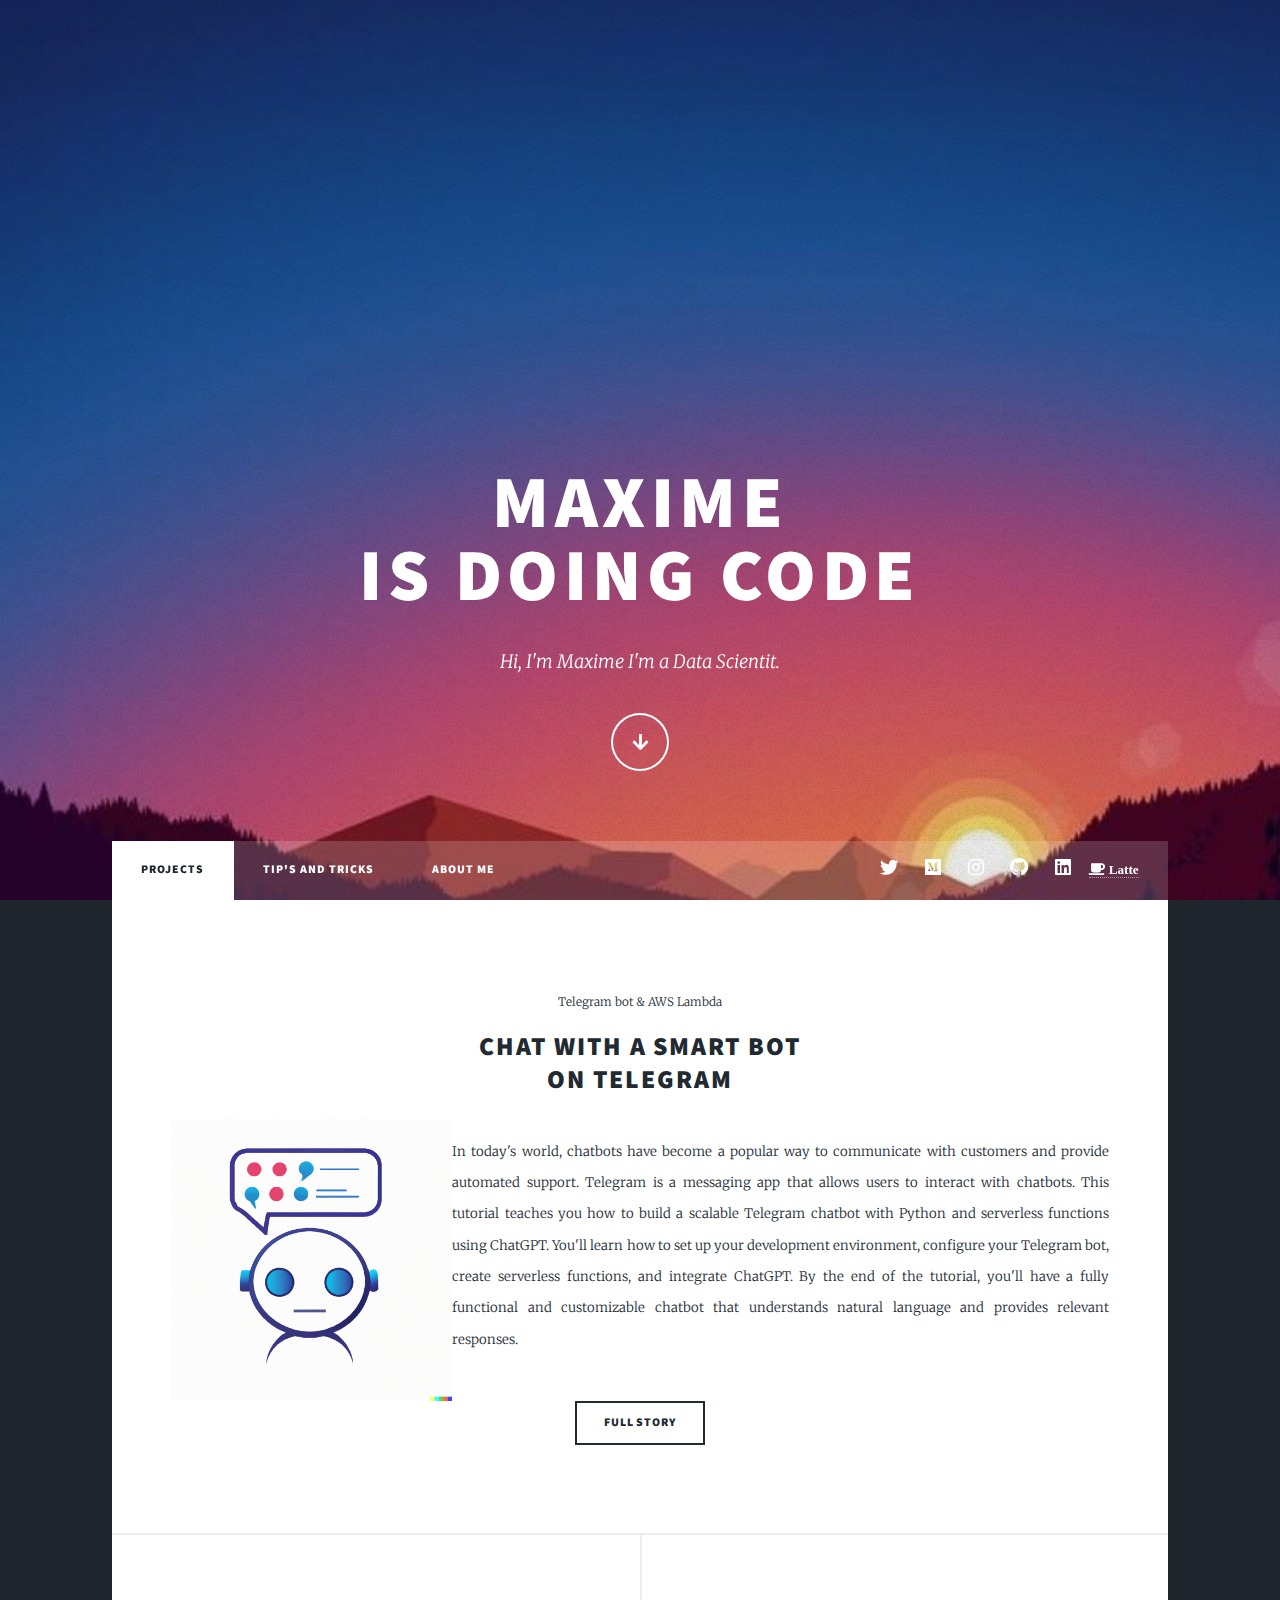
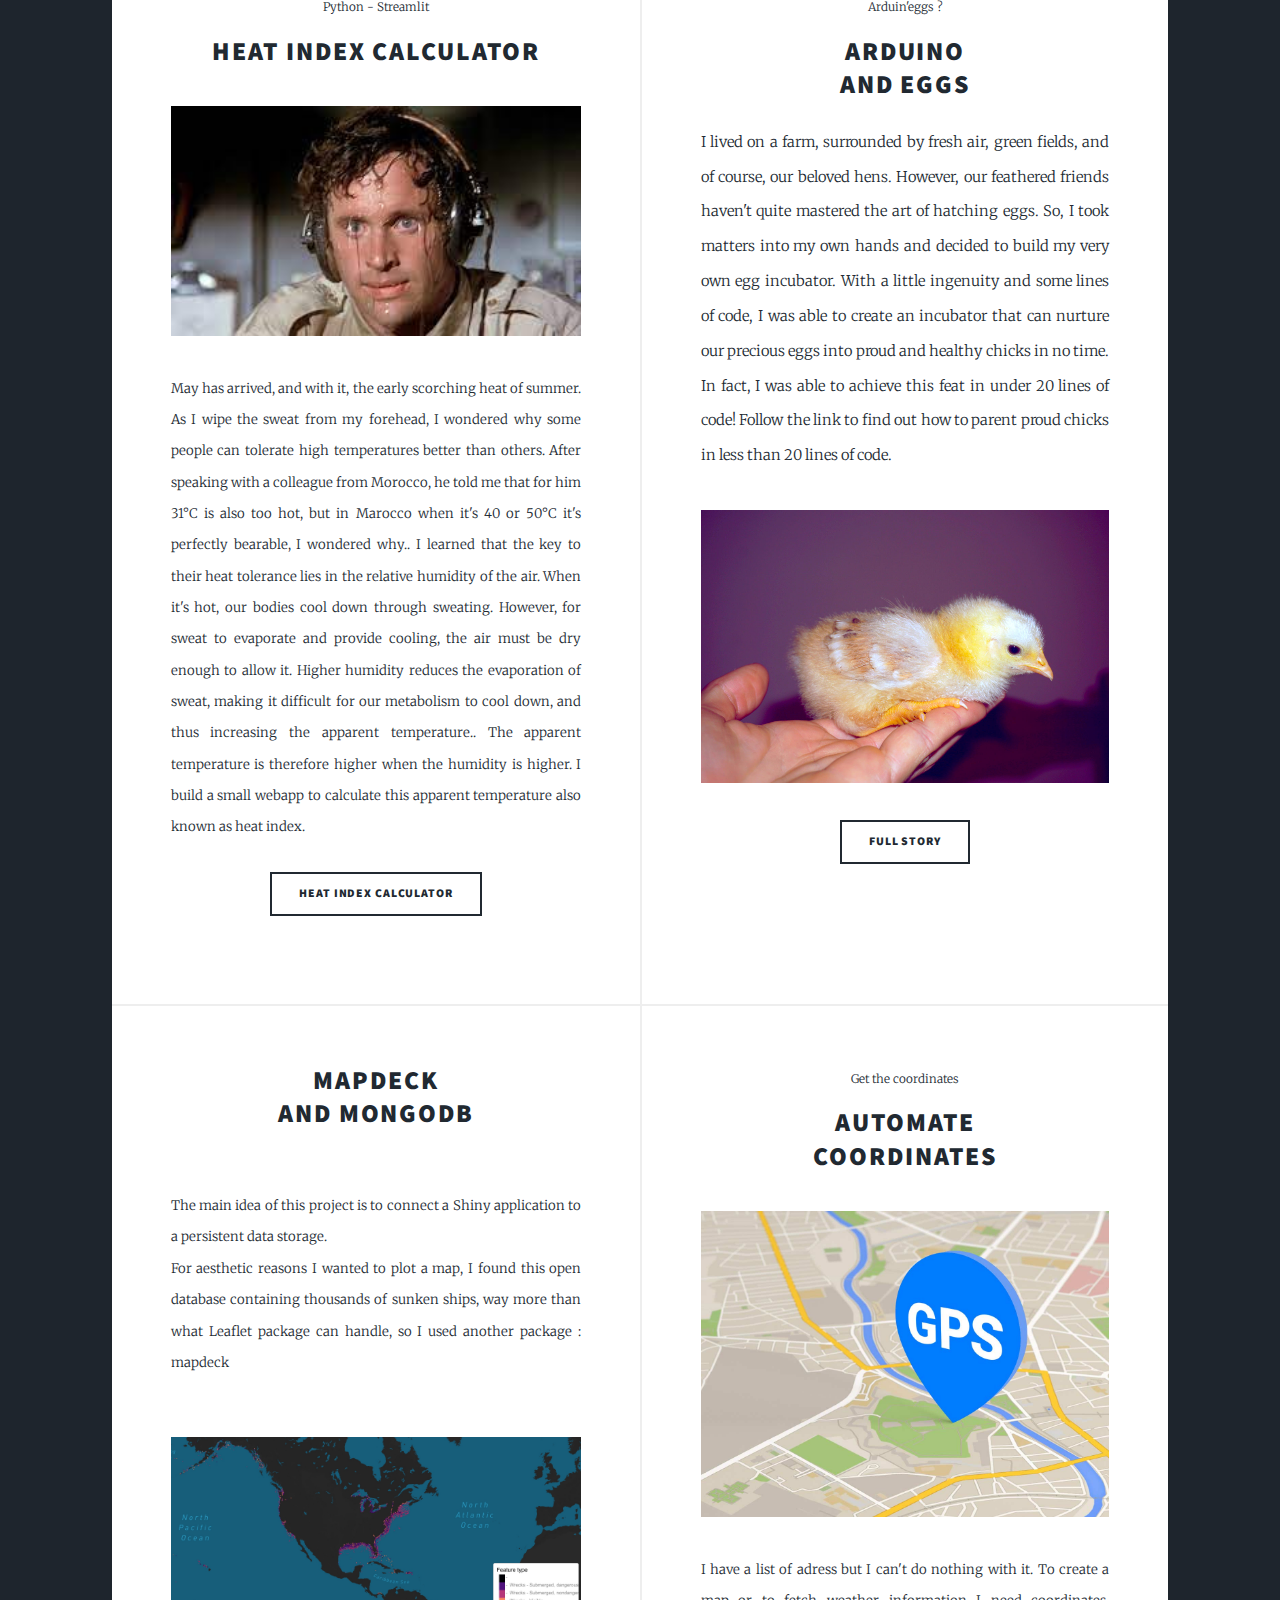
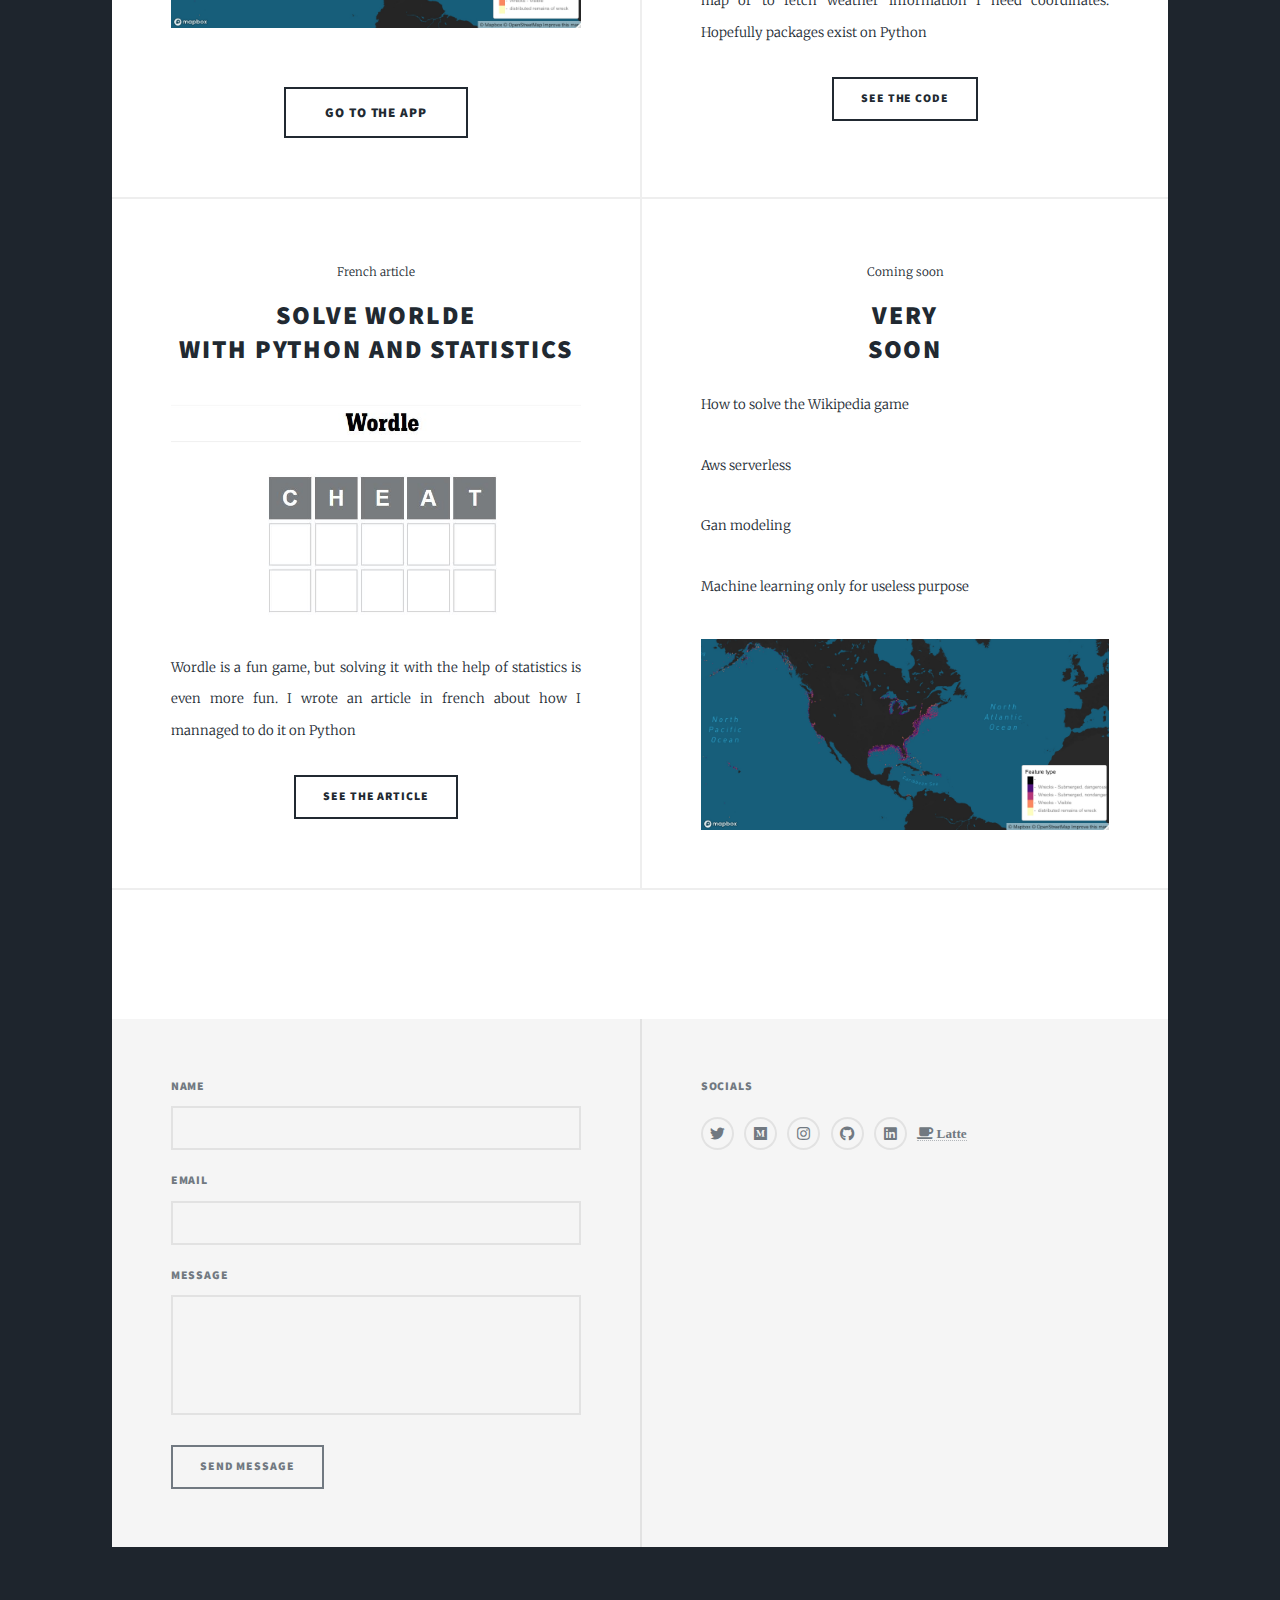
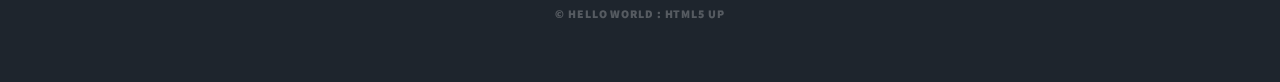
<file: index.html>
<!DOCTYPE HTML>
<!--
	https://www.hover.com
	https://towardsdatascience.com/building-a-beautiful-static-webpage-using-github-f0f92c6e1f02
	https://html5up.net/spectral
	https://medium.com/me/design
	https://formspree.io/forms/xdoyzboz/integration
	https://www.buymeacoffee.com/maximehenry
-->
<html>

<head>
	<title>Maxime </title>
	<meta charset="utf-8" />
	<meta name="viewport" content="width=device-width, initial-scale=1, user-scalable=no" />
	<link rel="stylesheet" href="assets/css/main.css" />
	<noscript>
		<link rel="stylesheet" href="assets/css/noscript.css" />
	</noscript>
</head>

<body class="is-preload">

	<!-- Wrapper -->
	<div id="wrapper" class="fade-in">

		<!-- Intro -->
		<div id="intro">
			<h1>Maxime<br />
				is doing code</h1>
			<p>Hi, I'm Maxime I'm a Data Scientit.</p>

			<ul class="actions">
				<li><a href="#header" class="button icon solid solo fa-arrow-down scrolly">Continue</a></li>
			</ul>
		</div>

		<!-- Header -->
		<header id="header">
			<a href="#" class="logo">Projects</a>
		</header>

		<!-- Nav -->
		<nav id="nav">
			<ul class="links">
				<li class="active"><a href="index.html#header">Projects</a></li>
				<li><a href='tipstricks.html'> Tip's and tricks</a></li>
				<li><a href="aboutme.html">About me</a></li>

			</ul>
			<ul class="icons">
				<li><a href="https://twitter.com/maxime_henry_" target="_blank" rel="noreferrer noopener"
						class="icon brands alt fa-twitter"><span class="label">Twitter</span></a></li>
				<li><a href="https://maxime-henry.medium.com" target="_blank" rel="noreferrer noopener"
						class="icon brands alt fa-medium"><span class="label">Medium</span></a></li>
				<li><a href="https://www.instagram.com/maxime_hnr_/" target="_blank" rel="noreferrer noopener"
						class="icon brands alt fa-instagram"><span class="label">Instagram</span></a></li>
				<li><a href="https://github.com/maxime-henry" target="_blank" rel="noreferrer noopener"
						class="icon brands alt fa-github"><span class="label">GitHub</span></a></li>
				<li><a href="https://www.linkedin.com/in/maxime-henry-/" target="_blank" rel="noreferrer noopener"
						class="icon brands alt fa-linkedin"><span class="label">LinkedIn</span></a></li>
				<li><a href="https://lydia-app.com/collect/74988-buy-me-a-coffee/fr" target="_blank"
						rel="noreferrer noopener" class="fas alt fa-coffee"><span class='label'>
							Latte</span></a> </li>
			</ul>
		</nav>

		<!-- Main -->
		<div id="main">

			<!-- Featured Post -->
			<article class="post featured">
				<header>
					<span class="date">Telegram bot & AWS Lambda</span>
					<h2><a href="#">
							Chat with a smart bot <br />
							on telegram</a></h2>
				</header>
				<div style="display: flex; align-items: center;">
				<img src="images/smartbot.png" alt="" width="30%" />
				<p>In today's world, chatbots have become a popular way to communicate with customers and 
					provide automated support. 
					Telegram is a messaging app that allows users to interact with chatbots.

					This tutorial teaches you how to build a scalable Telegram chatbot with Python and serverless
					functions using ChatGPT. You'll learn how to set up your development environment, configure your
					Telegram bot, create serverless functions, and integrate ChatGPT. 
					By the end of the tutorial, you'll
					have a fully functional and customizable chatbot that understands natural language and provides relevant responses.</p>
				</div>
				<ul class="actions special">
					<li><a href="https://maxime-henry.medium.com/building-a-scalable-telegram-chatbot-with-python-and-serverless-function-eed20902ac1f"
							target="_blank" rel="noreferrer noopener" class="button">Full Story</a></li>
				</ul>

			</article>

			<!-- Posts -->
			<section class="posts">
				<article>

					<header>
						<span class="date">Python - Streamlit</span>
						<h2><a href="#">Heat index calculator</a></h2>
					</header>
					<a href="https://en.wikipedia.org/wiki/Heat_index" class="image fit"><img
							src="images/heat_index.jpg" alt="" /></a>
					<p>May has arrived, and with it, the early scorching heat of summer.
						As I wipe the sweat from my forehead, I wondered why some people can tolerate high temperatures
						better than others.
						After speaking with a colleague from Morocco, he told me that for him 31°C is also too hot, but
						in Marocco when it's 40 or 50°C it's perfectly bearable, I wondered why.. I learned that the key
						to their heat tolerance
						lies in the relative humidity of the air.
						When it's hot, our bodies cool down through sweating. However,
						for sweat to evaporate and provide cooling, the air must be dry enough to allow it.
						Higher humidity reduces the evaporation of sweat,
						making it difficult for our metabolism to cool down, and thus increasing the apparent
						temperature..
						The apparent temperature is therefore higher when the humidity is higher.
						I build a small webapp to calculate this apparent temperature also known as heat index.
					<ul class="actions special">
						<li><a href="https://share.streamlit.io/maxime-henry/susu_index/main/app.py" target="_blank"
								rel="noreferrer noopener" class="button">Heat index calculator</a></li>
					</ul>
					</p>

				</article>


				<article>
					<header>
						<span class="date">Arduin'eggs ?</span>
						<h2><a href="#">
								Arduino <br />
								and eggs</a></h2>
					</header>

					<p style="font-size: 1rem;">
						I lived on a farm, surrounded by fresh air, green fields, and of course, our beloved hens.
						However, our feathered friends haven't quite mastered the art of hatching eggs. So, I took
						matters into my own hands and decided to build my very own egg incubator.

						With a little ingenuity and some lines of code, I was able to create an incubator that can
						nurture our precious eggs into proud and healthy chicks in no time. In fact, I was able to
						achieve this feat in under 20 lines of code!

						Follow the link to find out how to parent proud chicks in less than 20 lines of code.</p>

					<a class="image fit"><img src="images/poussin.jpg" alt="" /></a>
					<ul class="actions special">
						<li><a href="https://medium.com/@maxime.3497/23602cd31421?source=friends_link&sk=ead2da86d745b058e98f531130c63087"
								target="_blank" rel="noreferrer noopener" class="button">Full Story</a></li>
					</ul>


				</article>


				<article>
					<header class="major">
						<!-- <span class="date"><i>Maps</i></span> date cause it's better but it's not a date-->
						<h2>Mapdeck <br />
							and MongoDB </h2>
					</header>
					<p>The main idea of this project is to connect a Shiny application to a persistent data
						storage.<br />
						For aesthetic reasons I wanted to plot a map, I found this open database containing
						thousands of sunken ships, way more than what Leaflet package can handle,
						so I used another package : mapdeck</p>

					<a class="image main"><img src="images/pic01.jpeg" alt="" /></a>
					<ul class="actions special">
						<li><a href="https://olympicmap.shinyapps.io/Shipwrecks/" class="button large">Go to the
								app</a></li>
					</ul>
				</article>


				<article>
					<header>
						<span class="date">Get the coordinates</span>
						<h2><a href="#">Automate<br />
								coordinates</a></h2>
					</header>
					<a class="image fit"><img src="images/gps.jpg" alt="" /></a>
					<p>I have a list of adress but I can't do nothing with it. To create a map or to fetch weather
						information I need coordinates.
						Hopefully packages exist on Python </p>
					<ul class="actions special">
						<li><a href="#" class="button">See the code</a></li>
					</ul>
				</article>
				<article>
					<header>
						<span class="date">French article</span>
						<h2><a href="#">Solve Worlde<br />
								With python and statistics</a></h2>
					</header>
					<a href="#" class="image fit"><img src="images/cheat.JPG" alt="" /></a>
					<p>Wordle is a fun game, but solving it with the help of statistics is even more fun.
						I wrote an article in french about how I mannaged to do it on Python </p>
					<ul class="actions special">
						<li><a href="https://medium.com/@maxime-henry/jai-craqué-wordle-avec-python-7c5049c53e3"
								class="button">See the article</a></li>
					</ul>
				</article>

				<article>
					<header>
						<span class="date">Coming soon </span>
						<h2><a href="#">Very<br />
								Soon</a></h2>
					</header>
					
					<p> How to solve the Wikipedia game </p>
					<p> Aws serverless </p>
					<p>Gan modeling</p>
					<p> Machine learning only for useless purpose </p>
					<a class="image fit"><img src="images/pic01.jpeg" alt="" /></a>
				</article>
			</section>

			<!-- Footer -->
			<footer>
				<div class="pagination">
					<!--<a href="#" class="previous">Prev</a> 
									<a href="#" class="page active">1</a>
									<a href="#" class="page">2</a>
									<a href="#" class="page">3</a>
									<span class="extra">&hellip;</span>
									<a href="#" class="page">8</a>
									<a href="#" class="page">9</a>
									<a href="#" class="page">10</a>
									<a href="#" class="next">Next</a>    -->
				</div>
			</footer>

		</div>

		<!-- Footer -->
		<footer id="footer">


			<section>
				<form method="post" action="https://formspree.io/f/xdoyzboz">
					<div class="fields">
						<div class="field">
							<label for="name">Name</label>
							<input type="text" name="name" id="name" />
						</div>
						<div class="field">
							<label for="email">Email</label>
							<input type="text" name="email" id="email" />
						</div>
						<div class="field">
							<label for="message">Message</label>
							<textarea style="resize: none;" name="message" id="message" rows="3"></textarea>
						</div>
					</div>
					<ul class="actions">
						<li><input type="submit" value="Send Message" /></li>
					</ul>
				</form>
			</section>


			<!--<section class="split contact">
				<section class="alt">
					<h3>Studies</h3>
					<p>France - Bordeaux Sciences Agro<br />
						France -AgroCampus Ouest</p>
				</section>
				 <section>
								<h3>Phone</h3>
								<p><a href="#">(000) 000-0000</a></p>
							</section> 
				<section>
					<h3>Email</h3>
					<p><a href="#">use_the_template_on_the_left@ thanks.com</a></p> 
				</section> -->
			<section>
				<h3>Socials</h3>
				<ul class="icons alt">
					<li><a href="https://twitter.com/maxime_henry_" target="_blank" rel="noreferrer noopener"
							class="icon brands alt fa-twitter"><span class="label">Twitter</span></a></li>
					<li><a href="https://maxime-henry.medium.com" target="_blank" rel="noreferrer noopener"
							class="icon brands alt fa-medium"><span class="label">Medium</span></a></li>
					<li><a href="https://www.instagram.com/maxime_hnr_/" target="_blank" rel="noreferrer noopener"
							class="icon brands alt fa-instagram"><span class="label">Instagram</span></a></li>
					<li><a href="https://github.com/maxime-henry" target="_blank" rel="noreferrer noopener"
							class="icon brands alt fa-github"><span class="label">GitHub</span></a></li>
					<li><a href="https://www.linkedin.com/in/maxime-henry-/" target="_blank" rel="noreferrer noopener"
							class="icon brands alt fa-linkedin"><span class="label">LinkedIn</span></a></li>
					<li><a href="https://lydia-app.com/collect/74988-buy-me-a-coffee/fr" target="_blank"
							rel="noreferrer noopener" class="fas alt fa-coffee"><span class='label'>
								Latte</span></a> </li>

				</ul>
			</section>
			</section>
		</footer>

		<!-- Copyright -->
		<div id="copyright">
			<ul>
				<li>&copy; Hello World : HTML5 UP</li>
			</ul>
		</div>

	</div>

	<!-- Scripts -->
	<script src="assets/js/jquery.min.js"></script>
	<script src="assets/js/jquery.scrollex.min.js"></script>
	<script src="assets/js/jquery.scrolly.min.js"></script>
	<script src="assets/js/browser.min.js"></script>
	<script src="assets/js/breakpoints.min.js"></script>
	<script src="assets/js/util.js"></script>
	<script src="assets/js/main.js"></script>

</body>

</html>
</file>
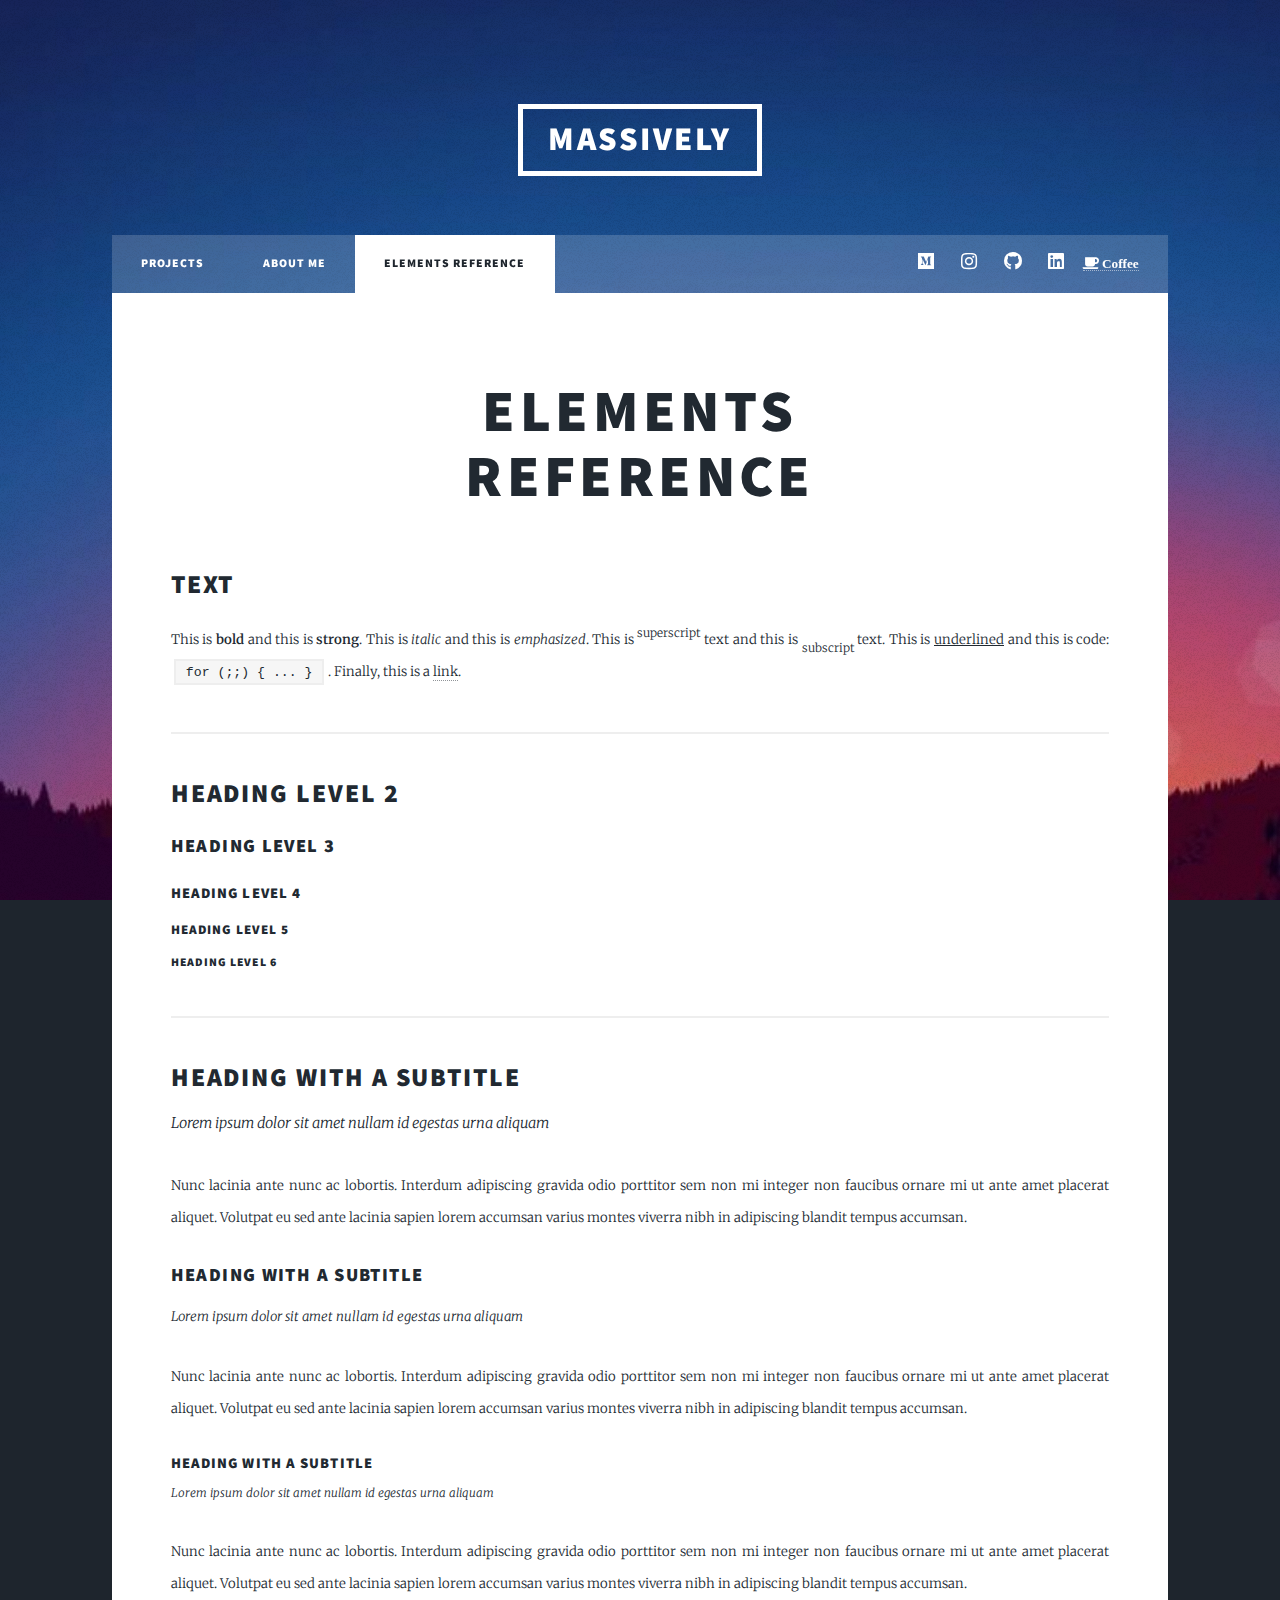
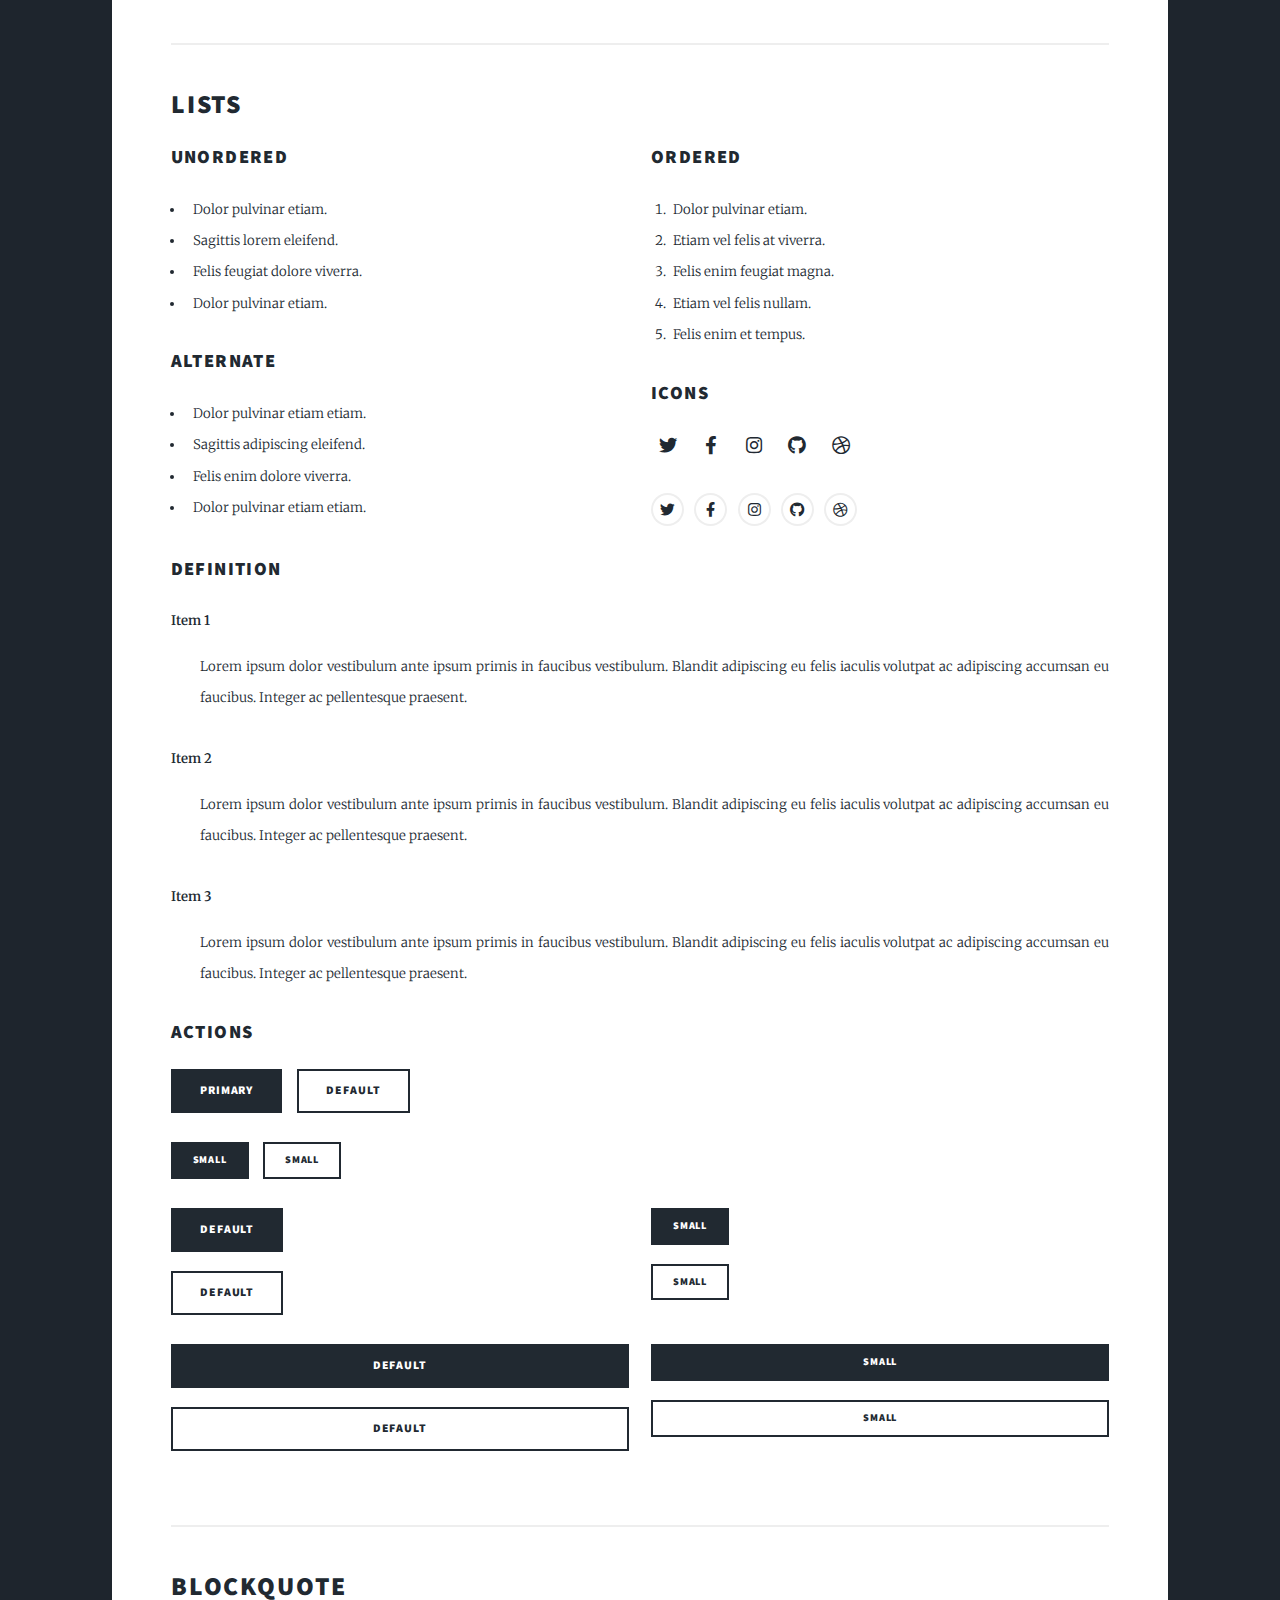
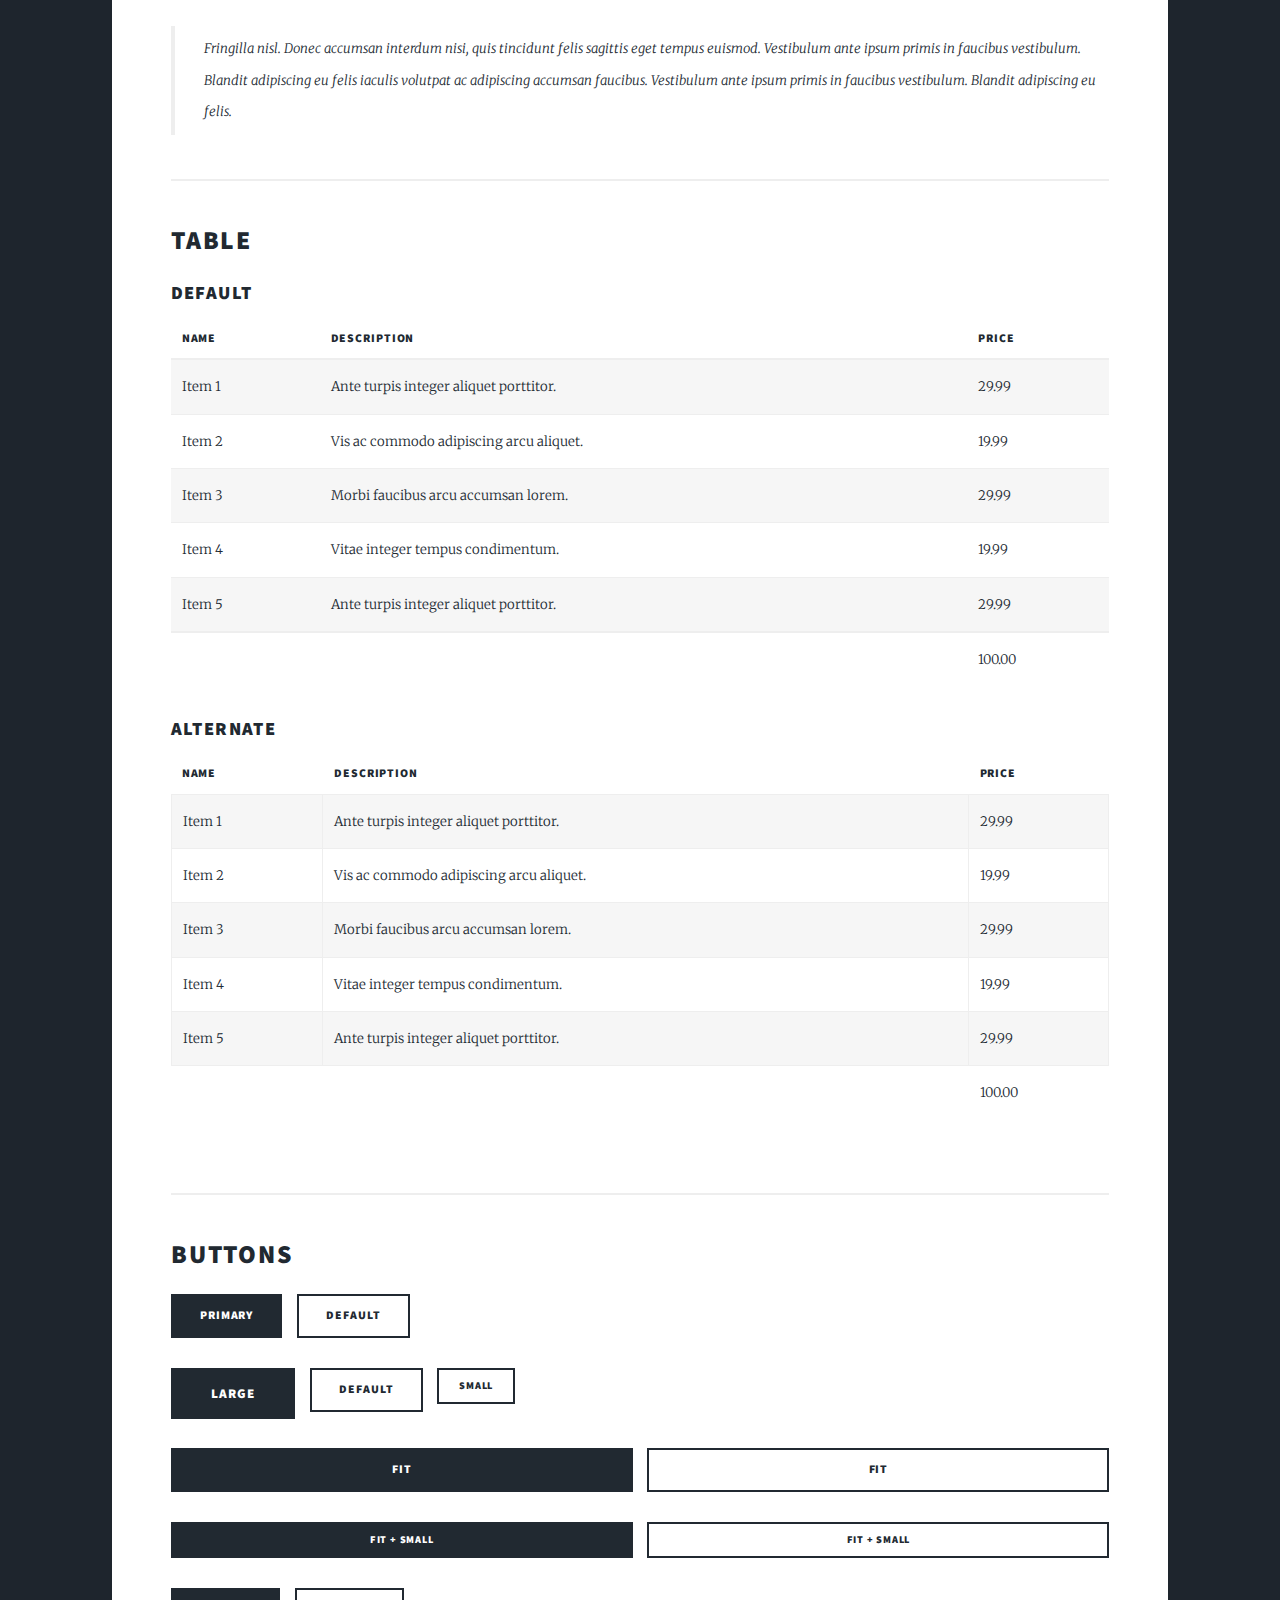
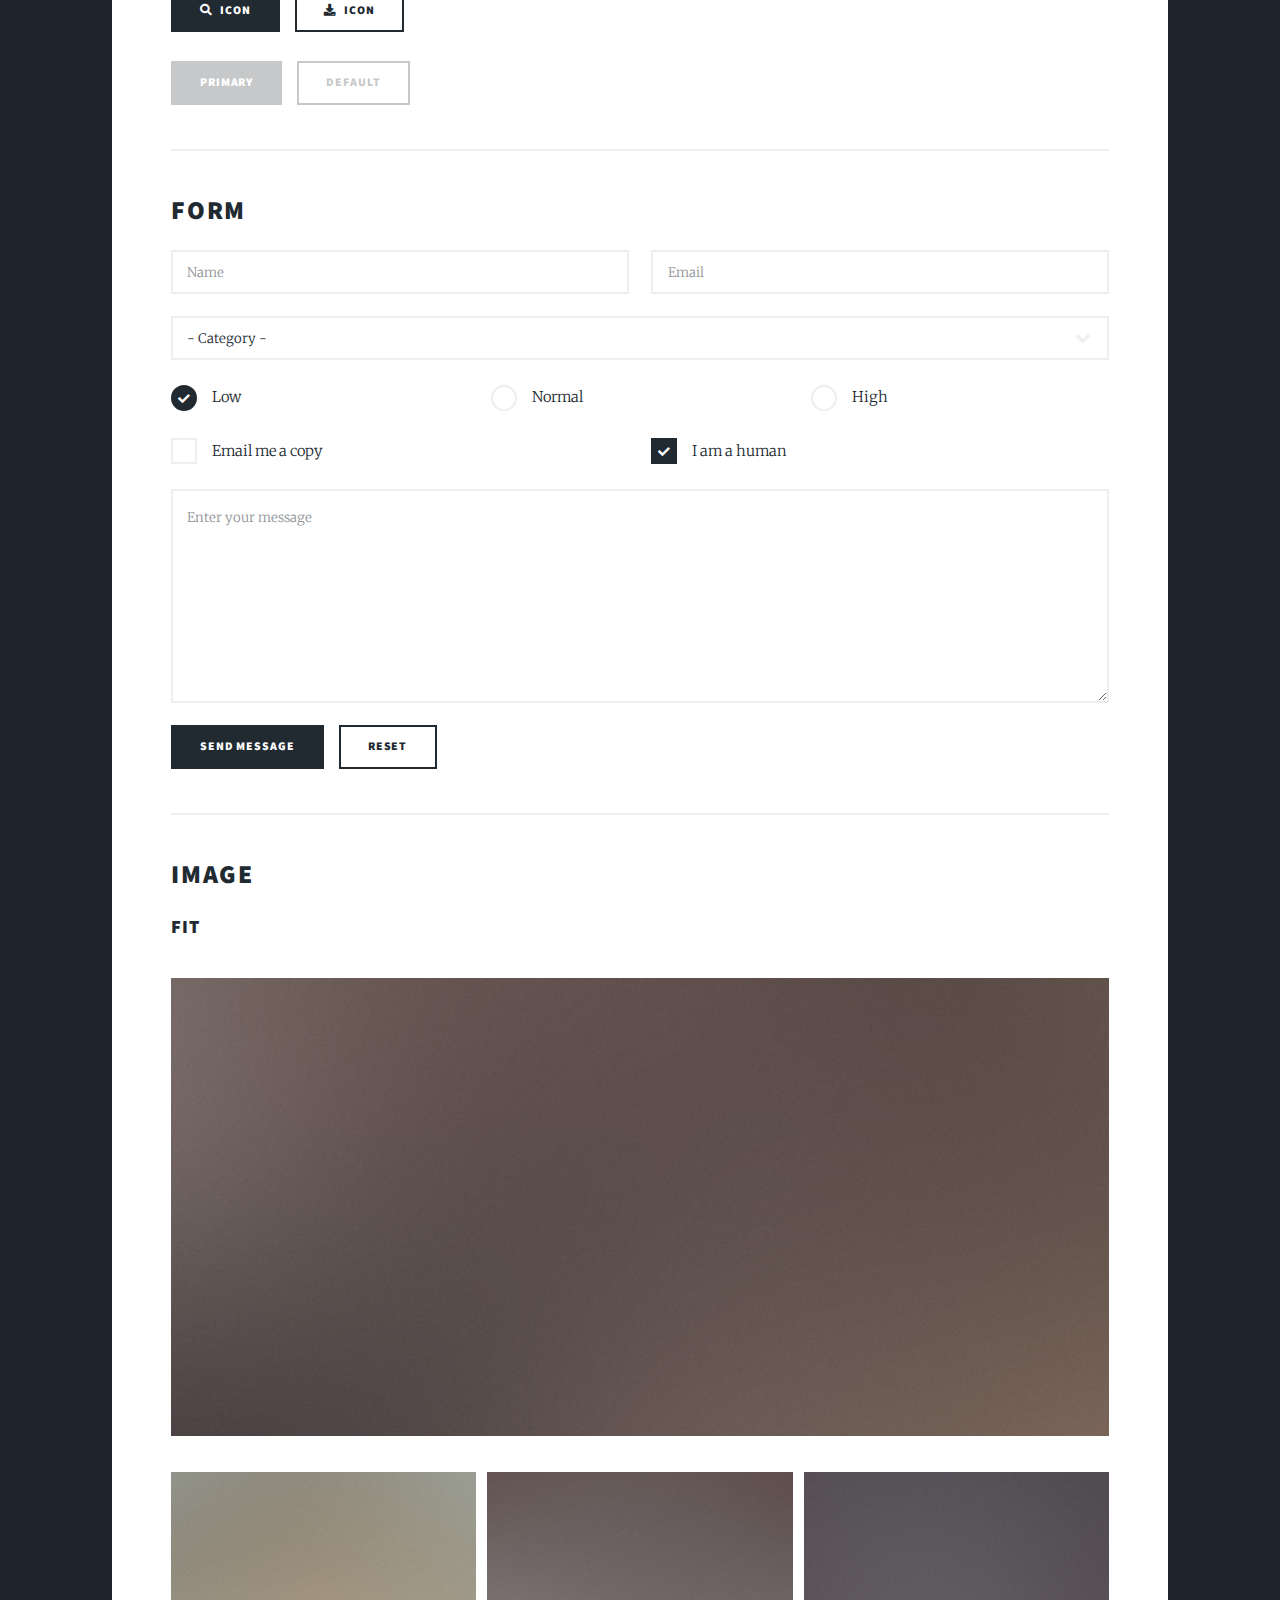
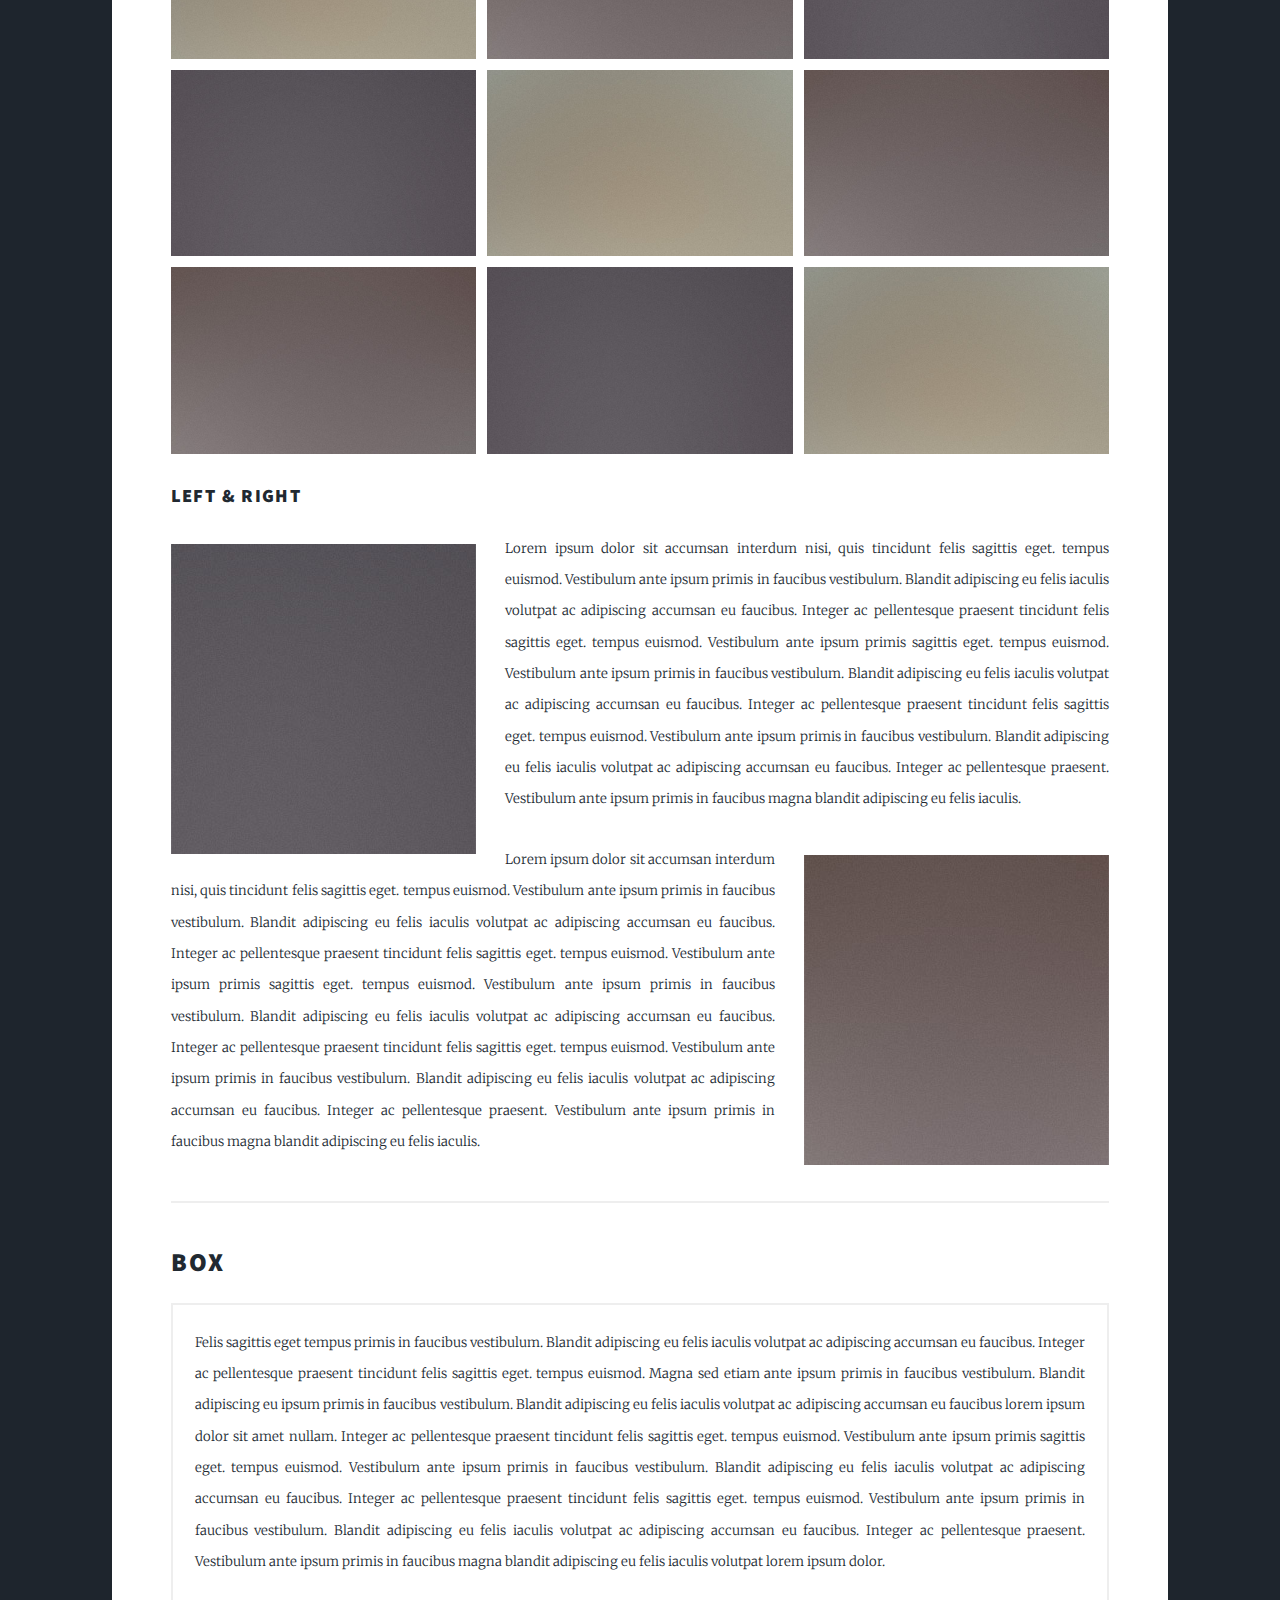
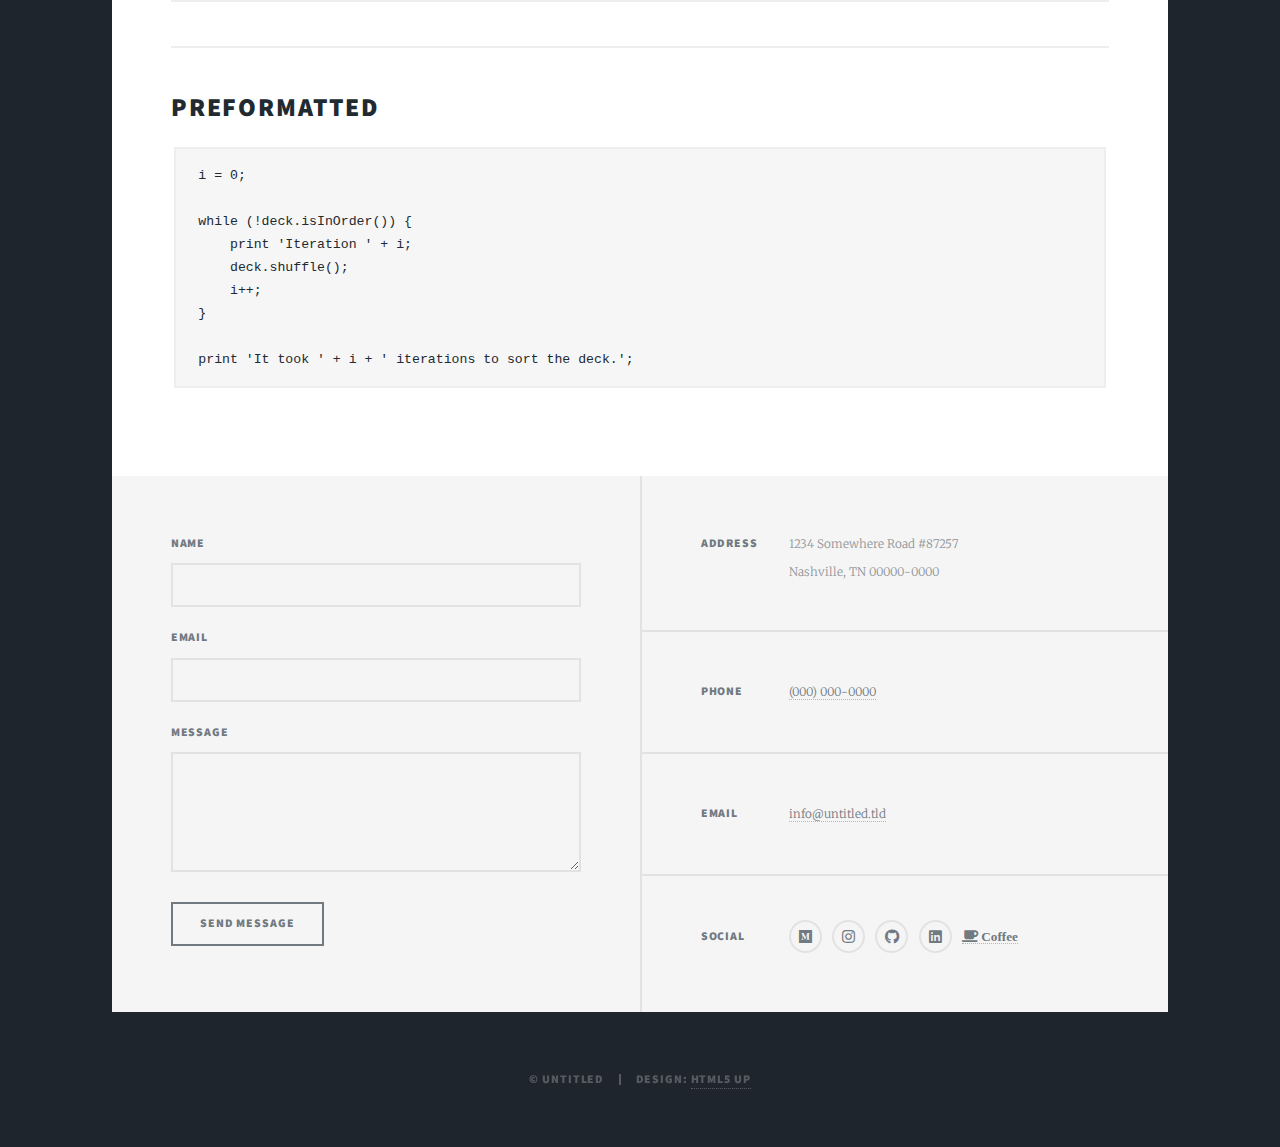
<file: elements.html>
<!DOCTYPE HTML>
<!--
	Massively by HTML5 UP
	html5up.net | @ajlkn
	Free for personal and commercial use under the CCA 3.0 license (html5up.net/license)
-->
<html>
	<head>
		<title>Elements Reference - Massively by HTML5 UP</title>
		<meta charset="utf-8" />
		<meta name="viewport" content="width=device-width, initial-scale=1, user-scalable=no" />
		<link rel="stylesheet" href="assets/css/main.css" />
		<noscript><link rel="stylesheet" href="assets/css/noscript.css" /></noscript>
	</head>
	<body class="is-preload">

		<!-- Wrapper -->
			<div id="wrapper">

				<!-- Header -->
					<header id="header">
						<a href="index.html" class="logo">Massively</a>
					</header>

				<!-- Nav -->
					<nav id="nav">
						<ul class="links">
							<li><a href="index.html">Projects</a></li>
							<li><a href="aboutme.html">About me</a></li>
							<li class="active"><a href="elements.html">Elements Reference</a></li>
						</ul>
						<ul class="icons">
							<li><a href="https://medium.com/@maxime.3497" target="_blank" rel="noreferrer noopener" class="icon brands fa-medium"><span class="label">Medium</span></a></li> 
						<!-- 	<li><a href="#" class="icon brands fa-facebook-f"><span class="label">Facebook</span></a></li>  -->
							<li><a href="https://www.instagram.com/makcime._/" target="_blank" rel="noreferrer noopener" class="icon brands fa-instagram"><span class="label">Instagram</span></a></li>
							<li><a href="https://github.com/maxime-henry" target="_blank" rel="noreferrer noopener" class="icon brands fa-github"><span class="label">GitHub</span></a></li>
							<li><a href="https://www.linkedin.com/in/maxime-henry-/" target="_blank" rel="noreferrer noopener" class="icon brands fa-linkedin"><span class="label">LinkedIn</span></a></li>
							<li><a href ="https://lydia-app.com/collect/74988-buy-me-a-coffee/fr" target="_blank" rel="noreferrer noopener" class="fas fa-coffee"><span class='label'> Coffee</span></a> </li>
						</ul>
					</nav>

				<!-- Main -->
					<div id="main">

						<!-- Post -->
							<section class="post">
								<header class="major">
									<h1>Elements<br />
									Reference</h1>
								</header>

								<!-- Text stuff -->
									<h2>Text</h2>
									<p>This is <b>bold</b> and this is <strong>strong</strong>. This is <i>italic</i> and this is <em>emphasized</em>.
									This is <sup>superscript</sup> text and this is <sub>subscript</sub> text.
									This is <u>underlined</u> and this is code: <code>for (;;) { ... }</code>.
									Finally, this is a <a href="#">link</a>.</p>
									<hr />
									<h2>Heading Level 2</h2>
									<h3>Heading Level 3</h3>
									<h4>Heading Level 4</h4>
									<h5>Heading Level 5</h5>
									<h6>Heading Level 6</h6>
									<hr />
									<header>
										<h2>Heading with a Subtitle</h2>
										<p>Lorem ipsum dolor sit amet nullam id egestas urna aliquam</p>
									</header>
									<p>Nunc lacinia ante nunc ac lobortis. Interdum adipiscing gravida odio porttitor sem non mi integer non faucibus ornare mi ut ante amet placerat aliquet. Volutpat eu sed ante lacinia sapien lorem accumsan varius montes viverra nibh in adipiscing blandit tempus accumsan.</p>
									<header>
										<h3>Heading with a Subtitle</h3>
										<p>Lorem ipsum dolor sit amet nullam id egestas urna aliquam</p>
									</header>
									<p>Nunc lacinia ante nunc ac lobortis. Interdum adipiscing gravida odio porttitor sem non mi integer non faucibus ornare mi ut ante amet placerat aliquet. Volutpat eu sed ante lacinia sapien lorem accumsan varius montes viverra nibh in adipiscing blandit tempus accumsan.</p>
									<header>
										<h4>Heading with a Subtitle</h4>
										<p>Lorem ipsum dolor sit amet nullam id egestas urna aliquam</p>
									</header>
									<p>Nunc lacinia ante nunc ac lobortis. Interdum adipiscing gravida odio porttitor sem non mi integer non faucibus ornare mi ut ante amet placerat aliquet. Volutpat eu sed ante lacinia sapien lorem accumsan varius montes viverra nibh in adipiscing blandit tempus accumsan.</p>

									<hr />

								<!-- Lists -->
									<h2>Lists</h2>
									<div class="row">
										<div class="col-6 col-12-small">

											<h3>Unordered</h3>
											<ul>
												<li>Dolor pulvinar etiam.</li>
												<li>Sagittis lorem eleifend.</li>
												<li>Felis feugiat dolore viverra.</li>
												<li>Dolor pulvinar etiam.</li>
											</ul>

											<h3>Alternate</h3>
											<ul class="alt">
												<li>Dolor pulvinar etiam etiam.</li>
												<li>Sagittis adipiscing eleifend.</li>
												<li>Felis enim dolore viverra.</li>
												<li>Dolor pulvinar etiam etiam.</li>
											</ul>

										</div>
										<div class="col-6 col-12-small">

											<h3>Ordered</h3>
											<ol>
												<li>Dolor pulvinar etiam.</li>
												<li>Etiam vel felis at viverra.</li>
												<li>Felis enim feugiat magna.</li>
												<li>Etiam vel felis nullam.</li>
												<li>Felis enim et tempus.</li>
											</ol>

											<h3>Icons</h3>
											<ul class="icons">
												<li><a href="#" class="icon brands fa-twitter"><span class="label">Twitter</span></a></li>
												<li><a href="#" class="icon brands fa-facebook-f"><span class="label">Facebook</span></a></li>
												<li><a href="#" class="icon brands fa-instagram"><span class="label">Instagram</span></a></li>
												<li><a href="#" class="icon brands fa-github"><span class="label">Github</span></a></li>
												<li><a href="#" class="icon brands fa-dribbble"><span class="label">Dribbble</span></a></li>
											</ul>
											<ul class="icons alt">
												<li><a href="#" class="icon brands alt fa-twitter"><span class="label">Twitter</span></a></li>
												<li><a href="#" class="icon brands alt fa-facebook-f"><span class="label">Facebook</span></a></li>
												<li><a href="#" class="icon brands alt fa-instagram"><span class="label">Instagram</span></a></li>
												<li><a href="#" class="icon brands alt fa-github"><span class="label">Github</span></a></li>
												<li><a href="#" class="icon brands alt fa-dribbble"><span class="label">Dribbble</span></a></li>
											</ul>

										</div>
									</div>
									<h3>Definition</h3>
									<dl>
										<dt>Item 1</dt>
										<dd>
											<p>Lorem ipsum dolor vestibulum ante ipsum primis in faucibus vestibulum. Blandit adipiscing eu felis iaculis volutpat ac adipiscing accumsan eu faucibus. Integer ac pellentesque praesent.</p>
										</dd>
										<dt>Item 2</dt>
										<dd>
											<p>Lorem ipsum dolor vestibulum ante ipsum primis in faucibus vestibulum. Blandit adipiscing eu felis iaculis volutpat ac adipiscing accumsan eu faucibus. Integer ac pellentesque praesent.</p>
										</dd>
										<dt>Item 3</dt>
										<dd>
											<p>Lorem ipsum dolor vestibulum ante ipsum primis in faucibus vestibulum. Blandit adipiscing eu felis iaculis volutpat ac adipiscing accumsan eu faucibus. Integer ac pellentesque praesent.</p>
										</dd>
									</dl>

									<h3>Actions</h3>
									<ul class="actions">
										<li><a href="#" class="button primary">Primary</a></li>
										<li><a href="#" class="button">Default</a></li>
									</ul>
									<ul class="actions small">
										<li><a href="#" class="button primary small">Small</a></li>
										<li><a href="#" class="button small">Small</a></li>
									</ul>
									<div class="row">
										<div class="col-6 col-12-small">
											<ul class="actions stacked">
												<li><a href="#" class="button primary">Default</a></li>
												<li><a href="#" class="button">Default</a></li>
											</ul>
										</div>
										<div class="col-6 col-12-small">
											<ul class="actions stacked">
												<li><a href="#" class="button primary small">Small</a></li>
												<li><a href="#" class="button small">Small</a></li>
											</ul>
										</div>
									</div>
									<div class="row">
										<div class="col-6 col-12-small">
											<ul class="actions stacked">
												<li><a href="#" class="button primary fit">Default</a></li>
												<li><a href="#" class="button fit">Default</a></li>
											</ul>
										</div>
										<div class="col-6 col-12-small">
											<ul class="actions stacked">
												<li><a href="#" class="button primary small fit">Small</a></li>
												<li><a href="#" class="button small fit">Small</a></li>
											</ul>
										</div>
									</div>

									<hr />

								<!-- Blockquote -->
									<h2>Blockquote</h2>
									<blockquote>Fringilla nisl. Donec accumsan interdum nisi, quis tincidunt felis sagittis eget tempus euismod. Vestibulum ante ipsum primis in faucibus vestibulum. Blandit adipiscing eu felis iaculis volutpat ac adipiscing accumsan faucibus. Vestibulum ante ipsum primis in faucibus vestibulum. Blandit adipiscing eu felis.</blockquote>

									<hr />

								<!-- Table -->
									<h2>Table</h2>

									<h3>Default</h3>
									<div class="table-wrapper">
										<table>
											<thead>
												<tr>
													<th>Name</th>
													<th>Description</th>
													<th>Price</th>
												</tr>
											</thead>
											<tbody>
												<tr>
													<td>Item 1</td>
													<td>Ante turpis integer aliquet porttitor.</td>
													<td>29.99</td>
												</tr>
												<tr>
													<td>Item 2</td>
													<td>Vis ac commodo adipiscing arcu aliquet.</td>
													<td>19.99</td>
												</tr>
												<tr>
													<td>Item 3</td>
													<td> Morbi faucibus arcu accumsan lorem.</td>
													<td>29.99</td>
												</tr>
												<tr>
													<td>Item 4</td>
													<td>Vitae integer tempus condimentum.</td>
													<td>19.99</td>
												</tr>
												<tr>
													<td>Item 5</td>
													<td>Ante turpis integer aliquet porttitor.</td>
													<td>29.99</td>
												</tr>
											</tbody>
											<tfoot>
												<tr>
													<td colspan="2"></td>
													<td>100.00</td>
												</tr>
											</tfoot>
										</table>
									</div>

									<h3>Alternate</h3>
									<div class="table-wrapper">
										<table class="alt">
											<thead>
												<tr>
													<th>Name</th>
													<th>Description</th>
													<th>Price</th>
												</tr>
											</thead>
											<tbody>
												<tr>
													<td>Item 1</td>
													<td>Ante turpis integer aliquet porttitor.</td>
													<td>29.99</td>
												</tr>
												<tr>
													<td>Item 2</td>
													<td>Vis ac commodo adipiscing arcu aliquet.</td>
													<td>19.99</td>
												</tr>
												<tr>
													<td>Item 3</td>
													<td> Morbi faucibus arcu accumsan lorem.</td>
													<td>29.99</td>
												</tr>
												<tr>
													<td>Item 4</td>
													<td>Vitae integer tempus condimentum.</td>
													<td>19.99</td>
												</tr>
												<tr>
													<td>Item 5</td>
													<td>Ante turpis integer aliquet porttitor.</td>
													<td>29.99</td>
												</tr>
											</tbody>
											<tfoot>
												<tr>
													<td colspan="2"></td>
													<td>100.00</td>
												</tr>
											</tfoot>
										</table>
									</div>

									<hr />

								<!-- Buttons -->
									<h2>Buttons</h2>
									<ul class="actions">
										<li><a href="#" class="button primary">Primary</a></li>
										<li><a href="#" class="button">Default</a></li>
									</ul>
									<ul class="actions">
										<li><a href="#" class="button primary large">Large</a></li>
										<li><a href="#" class="button">Default</a></li>
										<li><a href="#" class="button small">Small</a></li>
									</ul>
									<ul class="actions fit">
										<li><a href="#" class="button primary fit">Fit</a></li>
										<li><a href="#" class="button fit">Fit</a></li>
									</ul>
									<ul class="actions fit small">
										<li><a href="#" class="button primary fit small">Fit + Small</a></li>
										<li><a href="#" class="button fit small">Fit + Small</a></li>
									</ul>
									<ul class="actions">
										<li><a href="#" class="button primary icon solid fa-search">Icon</a></li>
										<li><a href="#" class="button icon solid fa-download">Icon</a></li>
									</ul>
									<ul class="actions">
										<li><span class="button primary disabled">Primary</span></li>
										<li><span class="button disabled">Default</span></li>
									</ul>

									<hr />

								<!-- Form -->
									<h2>Form</h2>

									<form method="post" action="#">
										<div class="row gtr-uniform">
											<div class="col-6 col-12-xsmall">
												<input type="text" name="demo-name" id="demo-name" value="" placeholder="Name" />
											</div>
											<div class="col-6 col-12-xsmall">
												<input type="email" name="demo-email" id="demo-email" value="" placeholder="Email" />
											</div>
											<!-- Break -->
											<div class="col-12">
												<select name="demo-category" id="demo-category">
													<option value="">- Category -</option>
													<option value="1">Manufacturing</option>
													<option value="1">Shipping</option>
													<option value="1">Administration</option>
													<option value="1">Human Resources</option>
												</select>
											</div>
											<!-- Break -->
											<div class="col-4 col-12-small">
												<input type="radio" id="demo-priority-low" name="demo-priority" checked>
												<label for="demo-priority-low">Low</label>
											</div>
											<div class="col-4 col-12-small">
												<input type="radio" id="demo-priority-normal" name="demo-priority">
												<label for="demo-priority-normal">Normal</label>
											</div>
											<div class="col-4 col-12-small">
												<input type="radio" id="demo-priority-high" name="demo-priority">
												<label for="demo-priority-high">High</label>
											</div>
											<!-- Break -->
											<div class="col-6 col-12-small">
												<input type="checkbox" id="demo-copy" name="demo-copy">
												<label for="demo-copy">Email me a copy</label>
											</div>
											<div class="col-6 col-12-small">
												<input type="checkbox" id="demo-human" name="demo-human" checked>
												<label for="demo-human">I am a human</label>
											</div>
											<!-- Break -->
											<div class="col-12">
												<textarea name="demo-message" id="demo-message" placeholder="Enter your message" rows="6"></textarea>
											</div>
											<!-- Break -->
											<div class="col-12">
												<ul class="actions">
													<li><input type="submit" value="Send Message" class="primary" /></li>
													<li><input type="reset" value="Reset" /></li>
												</ul>
											</div>
										</div>
									</form>

									<hr />

								<!-- Image -->
									<h2>Image</h2>

									<h3>Fit</h3>
									<span class="image fit"><img src="images/pic01.jpg" alt="" /></span>
									<div class="box alt">
										<div class="row gtr-50 gtr-uniform">
											<div class="col-4"><span class="image fit"><img src="images/pic02.jpg" alt="" /></span></div>
											<div class="col-4"><span class="image fit"><img src="images/pic03.jpg" alt="" /></span></div>
											<div class="col-4"><span class="image fit"><img src="images/pic04.jpg" alt="" /></span></div>
											<!-- Break -->
											<div class="col-4"><span class="image fit"><img src="images/pic04.jpg" alt="" /></span></div>
											<div class="col-4"><span class="image fit"><img src="images/pic02.jpg" alt="" /></span></div>
											<div class="col-4"><span class="image fit"><img src="images/pic03.jpg" alt="" /></span></div>
											<!-- Break -->
											<div class="col-4"><span class="image fit"><img src="images/pic03.jpg" alt="" /></span></div>
											<div class="col-4"><span class="image fit"><img src="images/pic04.jpg" alt="" /></span></div>
											<div class="col-4"><span class="image fit"><img src="images/pic02.jpg" alt="" /></span></div>
										</div>
									</div>

									<h3>Left &amp; Right</h3>
									<p><span class="image left"><img src="images/pic08.jpg" alt="" /></span>Lorem ipsum dolor sit accumsan interdum nisi, quis tincidunt felis sagittis eget. tempus euismod. Vestibulum ante ipsum primis in faucibus vestibulum. Blandit adipiscing eu felis iaculis volutpat ac adipiscing accumsan eu faucibus. Integer ac pellentesque praesent tincidunt felis sagittis eget. tempus euismod. Vestibulum ante ipsum primis sagittis eget. tempus euismod. Vestibulum ante ipsum primis in faucibus vestibulum. Blandit adipiscing eu felis iaculis volutpat ac adipiscing accumsan eu faucibus. Integer ac pellentesque praesent tincidunt felis sagittis eget. tempus euismod. Vestibulum ante ipsum primis in faucibus vestibulum. Blandit adipiscing eu felis iaculis volutpat ac adipiscing accumsan eu faucibus. Integer ac pellentesque praesent. Vestibulum ante ipsum primis in faucibus magna blandit adipiscing eu felis iaculis.</p>
									<p><span class="image right"><img src="images/pic09.jpg" alt="" /></span>Lorem ipsum dolor sit accumsan interdum nisi, quis tincidunt felis sagittis eget. tempus euismod. Vestibulum ante ipsum primis in faucibus vestibulum. Blandit adipiscing eu felis iaculis volutpat ac adipiscing accumsan eu faucibus. Integer ac pellentesque praesent tincidunt felis sagittis eget. tempus euismod. Vestibulum ante ipsum primis sagittis eget. tempus euismod. Vestibulum ante ipsum primis in faucibus vestibulum. Blandit adipiscing eu felis iaculis volutpat ac adipiscing accumsan eu faucibus. Integer ac pellentesque praesent tincidunt felis sagittis eget. tempus euismod. Vestibulum ante ipsum primis in faucibus vestibulum. Blandit adipiscing eu felis iaculis volutpat ac adipiscing accumsan eu faucibus. Integer ac pellentesque praesent. Vestibulum ante ipsum primis in faucibus magna blandit adipiscing eu felis iaculis.</p>

									<hr />

								<!-- Box -->
									<h2>Box</h2>
									<div class="box">
										<p>Felis sagittis eget tempus primis in faucibus vestibulum. Blandit adipiscing eu felis iaculis volutpat ac adipiscing accumsan eu faucibus. Integer ac pellentesque praesent tincidunt felis sagittis eget. tempus euismod. Magna sed etiam ante ipsum primis in faucibus vestibulum. Blandit adipiscing eu ipsum primis in faucibus vestibulum. Blandit adipiscing eu felis iaculis volutpat ac adipiscing accumsan eu faucibus lorem ipsum dolor sit amet nullam. Integer ac pellentesque praesent tincidunt felis sagittis eget. tempus euismod. Vestibulum ante ipsum primis sagittis eget. tempus euismod. Vestibulum ante ipsum primis in faucibus vestibulum. Blandit adipiscing eu felis iaculis volutpat ac adipiscing accumsan eu faucibus. Integer ac pellentesque praesent tincidunt felis sagittis eget. tempus euismod. Vestibulum ante ipsum primis in faucibus vestibulum. Blandit adipiscing eu felis iaculis volutpat ac adipiscing accumsan eu faucibus. Integer ac pellentesque praesent. Vestibulum ante ipsum primis in faucibus magna blandit adipiscing eu felis iaculis volutpat lorem ipsum dolor.</p>
									</div>

									<hr />

								<!-- Preformatted Code -->
									<h2>Preformatted</h2>
									<pre><code>i = 0;

while (!deck.isInOrder()) {
    print 'Iteration ' + i;
    deck.shuffle();
    i++;
}

print 'It took ' + i + ' iterations to sort the deck.';
</code></pre>

							</section>

					</div>

				<!-- Footer -->
					<footer id="footer">
						<section>
							<form method="post" action="https://formspree.io/f/xdoyzboz">
								<div class="fields">
									<div class="field">
										<label for="name">Name</label>
										<input type="text" name="name" id="name" />
									</div>
									<div class="field">
										<label for="email">Email</label>
										<input type="text" name="email" id="email" />
									</div>
									<div class="field">
										<label for="message">Message</label>
										<textarea name="message" id="message" rows="3"></textarea>
									</div>
								</div>
								<ul class="actions">
									<li><input type="submit" value="Send Message" /></li>
								</ul>
							</form>
						</section>
						<section class="split contact">
							<section class="alt">
								<h3>Address</h3>
								<p>1234 Somewhere Road #87257<br />
								Nashville, TN 00000-0000</p>
							</section>
							<section>
								<h3>Phone</h3>
								<p><a href="#">(000) 000-0000</a></p>
							</section>
							<section>
								<h3>Email</h3>
								<p><a href="#">info@untitled.tld</a></p>
							</section>
							<section>
								<h3>Social</h3>
								<ul class="icons alt">
									<li><a href="https://medium.com/@maxime.3497" target="_blank" rel="noreferrer noopener" class="icon brands alt fa-medium"><span class="label">Medium</span></a></li> 
									<li><a href="https://www.instagram.com/makcime._/" target="_blank" rel="noreferrer noopener" class="icon brands alt fa-instagram"><span class="label">Instagram</span></a></li>
									<li><a href="https://github.com/maxime-henry" target="_blank" rel="noreferrer noopener" class="icon brands alt fa-github"><span class="label">GitHub</span></a></li>
									<li><a href="https://www.linkedin.com/in/maxime-henry-/" target="_blank" rel="noreferrer noopener" class="icon brands alt fa-linkedin"><span class="label">LinkedIn</span></a></li>
									<li><a href ="https://lydia-app.com/collect/74988-buy-me-a-coffee/fr" target="_blank" rel="noreferrer noopener" class="fas alt fa-coffee"><span class='label'> Coffee</span></a> </li>
								
								</ul>
							</section>
						</section>
					</footer>

				<!-- Copyright -->
					<div id="copyright">
						<ul><li>&copy; Untitled</li><li>Design: <a href="https://html5up.net">HTML5 UP</a></li></ul>
					</div>

			</div>

		<!-- Scripts -->
			<script src="assets/js/jquery.min.js"></script>
			<script src="assets/js/jquery.scrollex.min.js"></script>
			<script src="assets/js/jquery.scrolly.min.js"></script>
			<script src="assets/js/browser.min.js"></script>
			<script src="assets/js/breakpoints.min.js"></script>
			<script src="assets/js/util.js"></script>
			<script src="assets/js/main.js"></script>

	</body>
</html>
</file>
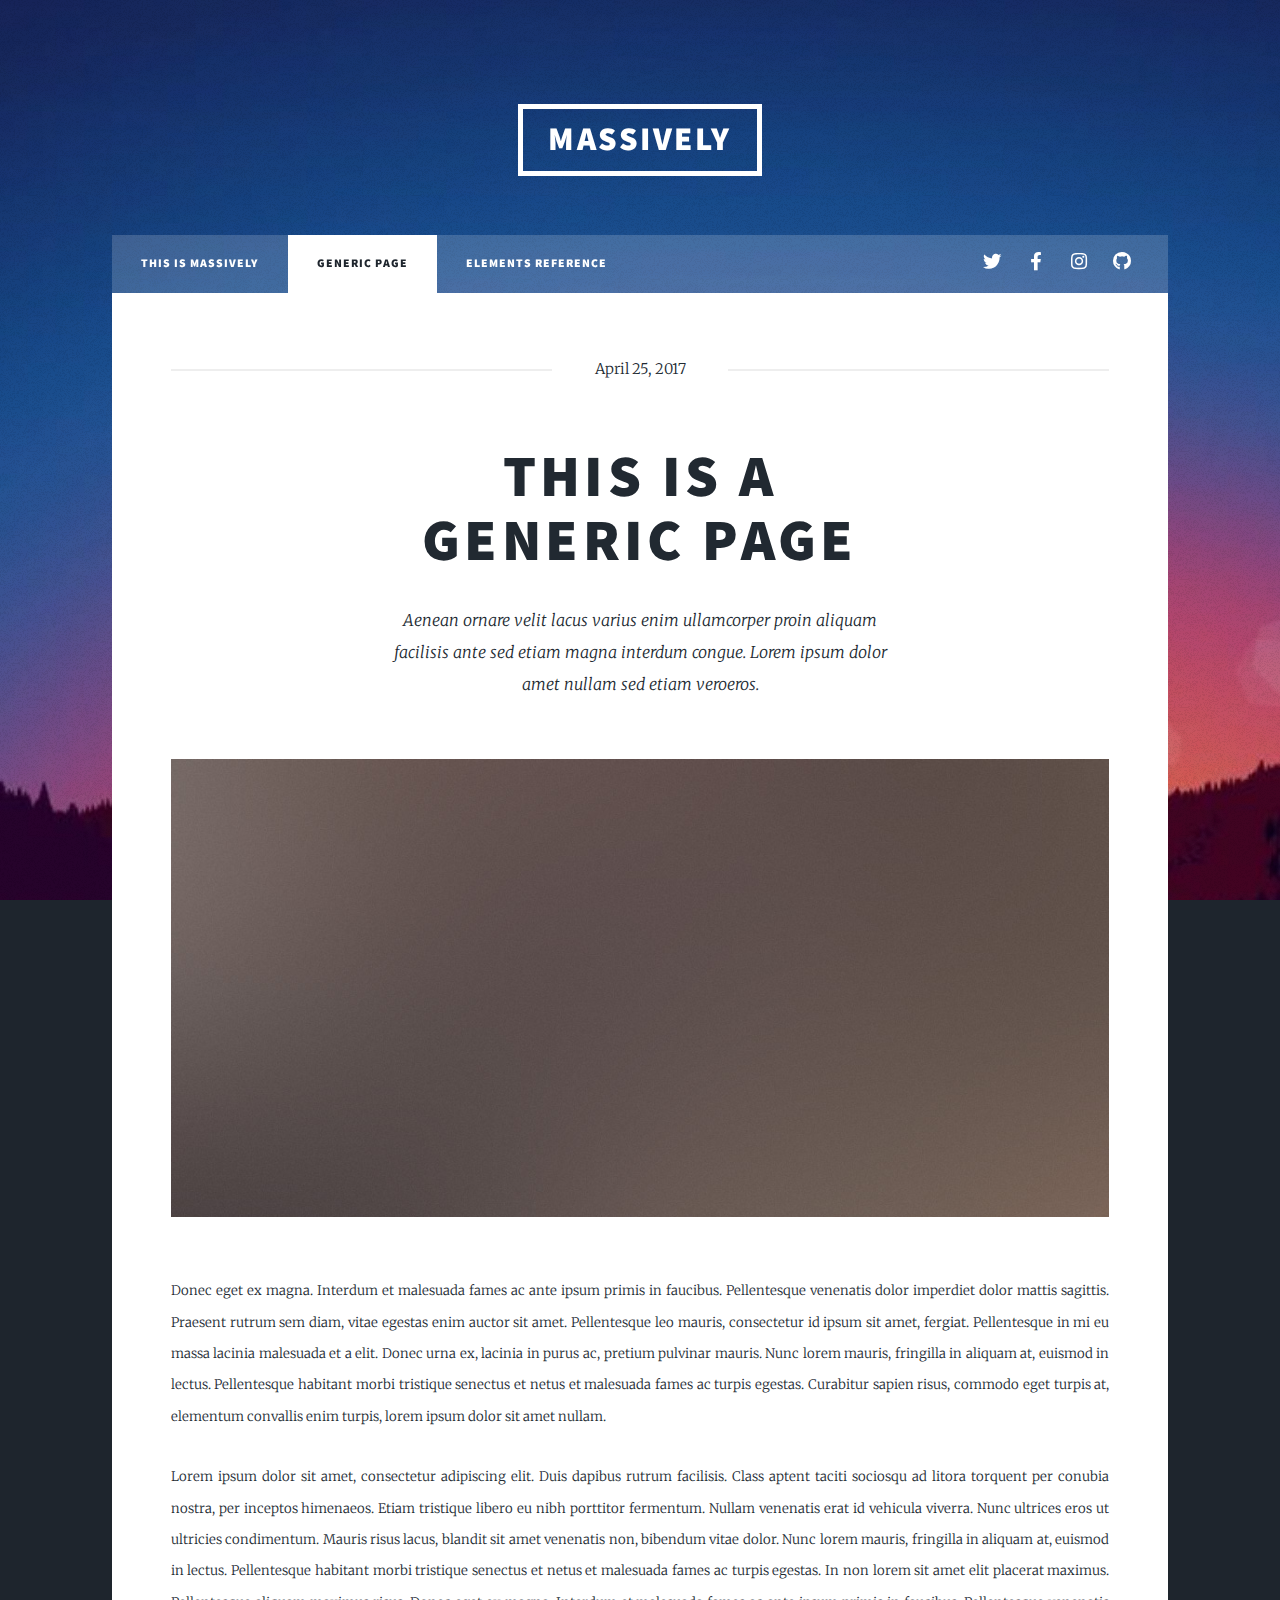
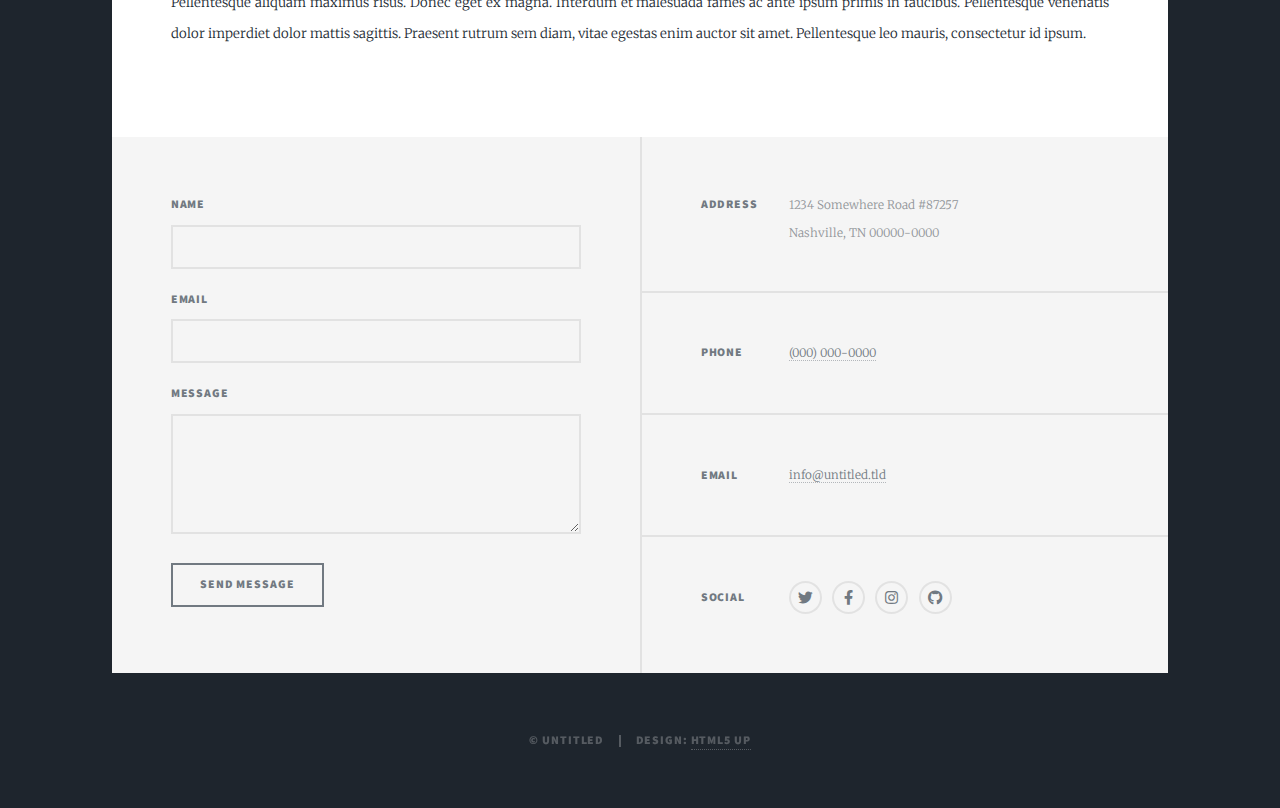
<file: generic.html>
<!DOCTYPE HTML>
<!--
	Massively by HTML5 UP
	html5up.net | @ajlkn
	Free for personal and commercial use under the CCA 3.0 license (html5up.net/license)
-->
<html>
	<head>
		<title>Generic Page - Massively by HTML5 UP</title>
		<meta charset="utf-8" />
		<meta name="viewport" content="width=device-width, initial-scale=1, user-scalable=no" />
		<link rel="stylesheet" href="assets/css/main.css" />
		<noscript><link rel="stylesheet" href="assets/css/noscript.css" /></noscript>
	</head>
	<body class="is-preload">

		<!-- Wrapper -->
			<div id="wrapper">

				<!-- Header -->
					<header id="header">
						<a href="index.html" class="logo">Massively</a>
					</header>

				<!-- Nav -->
					<nav id="nav">
						<ul class="links">
							<li><a href="index.html">This is Massively</a></li>
							<li class="active"><a href="generic.html">Generic Page</a></li>
							<li><a href="elements.html">Elements Reference</a></li>
						</ul>
						<ul class="icons">
							<li><a href="#" class="icon brands fa-twitter"><span class="label">Twitter</span></a></li>
							<li><a href="#" class="icon brands fa-facebook-f"><span class="label">Facebook</span></a></li>
							<li><a href="#" class="icon brands fa-instagram"><span class="label">Instagram</span></a></li>
							<li><a href="#" class="icon brands fa-github"><span class="label">GitHub</span></a></li>
						</ul>
					</nav>

				<!-- Main -->
					<div id="main">

						<!-- Post -->
							<section class="post">
								<header class="major">
									<span class="date">April 25, 2017</span>
									<h1>This is a<br />
									Generic Page</h1>
									<p>Aenean ornare velit lacus varius enim ullamcorper proin aliquam<br />
									facilisis ante sed etiam magna interdum congue. Lorem ipsum dolor<br />
									amet nullam sed etiam veroeros.</p>
								</header>
								<div class="image main"><img src="images/pic01.jpg" alt="" /></div>
								<p>Donec eget ex magna. Interdum et malesuada fames ac ante ipsum primis in faucibus. Pellentesque venenatis dolor imperdiet dolor mattis sagittis. Praesent rutrum sem diam, vitae egestas enim auctor sit amet. Pellentesque leo mauris, consectetur id ipsum sit amet, fergiat. Pellentesque in mi eu massa lacinia malesuada et a elit. Donec urna ex, lacinia in purus ac, pretium pulvinar mauris. Nunc lorem mauris, fringilla in aliquam at, euismod in lectus. Pellentesque habitant morbi tristique senectus et netus et malesuada fames ac turpis egestas. Curabitur sapien risus, commodo eget turpis at, elementum convallis enim turpis, lorem ipsum dolor sit amet nullam.</p>
								<p>Lorem ipsum dolor sit amet, consectetur adipiscing elit. Duis dapibus rutrum facilisis. Class aptent taciti sociosqu ad litora torquent per conubia nostra, per inceptos himenaeos. Etiam tristique libero eu nibh porttitor fermentum. Nullam venenatis erat id vehicula viverra. Nunc ultrices eros ut ultricies condimentum. Mauris risus lacus, blandit sit amet venenatis non, bibendum vitae dolor. Nunc lorem mauris, fringilla in aliquam at, euismod in lectus. Pellentesque habitant morbi tristique senectus et netus et malesuada fames ac turpis egestas. In non lorem sit amet elit placerat maximus. Pellentesque aliquam maximus risus. Donec eget ex magna. Interdum et malesuada fames ac ante ipsum primis in faucibus. Pellentesque venenatis dolor imperdiet dolor mattis sagittis. Praesent rutrum sem diam, vitae egestas enim auctor sit amet. Pellentesque leo mauris, consectetur id ipsum.</p>
							</section>

					</div>

				<!-- Footer -->
					<footer id="footer">
						<section>
							<form method="post" action="#">
								<div class="fields">
									<div class="field">
										<label for="name">Name</label>
										<input type="text" name="name" id="name" />
									</div>
									<div class="field">
										<label for="email">Email</label>
										<input type="text" name="email" id="email" />
									</div>
									<div class="field">
										<label for="message">Message</label>
										<textarea name="message" id="message" rows="3"></textarea>
									</div>
								</div>
								<ul class="actions">
									<li><input type="submit" value="Send Message" /></li>
								</ul>
							</form>
						</section>
						<section class="split contact">
							<section class="alt">
								<h3>Address</h3>
								<p>1234 Somewhere Road #87257<br />
								Nashville, TN 00000-0000</p>
							</section>
							<section>
								<h3>Phone</h3>
								<p><a href="#">(000) 000-0000</a></p>
							</section>
							<section>
								<h3>Email</h3>
								<p><a href="#">info@untitled.tld</a></p>
							</section>
							<section>
								<h3>Social</h3>
								<ul class="icons alt">
									<li><a href="#" class="icon brands alt fa-twitter"><span class="label">Twitter</span></a></li>
									<li><a href="#" class="icon brands alt fa-facebook-f"><span class="label">Facebook</span></a></li>
									<li><a href="#" class="icon brands alt fa-instagram"><span class="label">Instagram</span></a></li>
									<li><a href="#" class="icon brands alt fa-github"><span class="label">GitHub</span></a></li>
								</ul>
							</section>
						</section>
					</footer>

				<!-- Copyright -->
					<div id="copyright">
						<ul><li>&copy; Untitled</li><li>Design: <a href="https://html5up.net">HTML5 UP</a></li></ul>
					</div>

			</div>

		<!-- Scripts -->
			<script src="assets/js/jquery.min.js"></script>
			<script src="assets/js/jquery.scrollex.min.js"></script>
			<script src="assets/js/jquery.scrolly.min.js"></script>
			<script src="assets/js/browser.min.js"></script>
			<script src="assets/js/breakpoints.min.js"></script>
			<script src="assets/js/util.js"></script>
			<script src="assets/js/main.js"></script>

	</body>
</html>
</file>
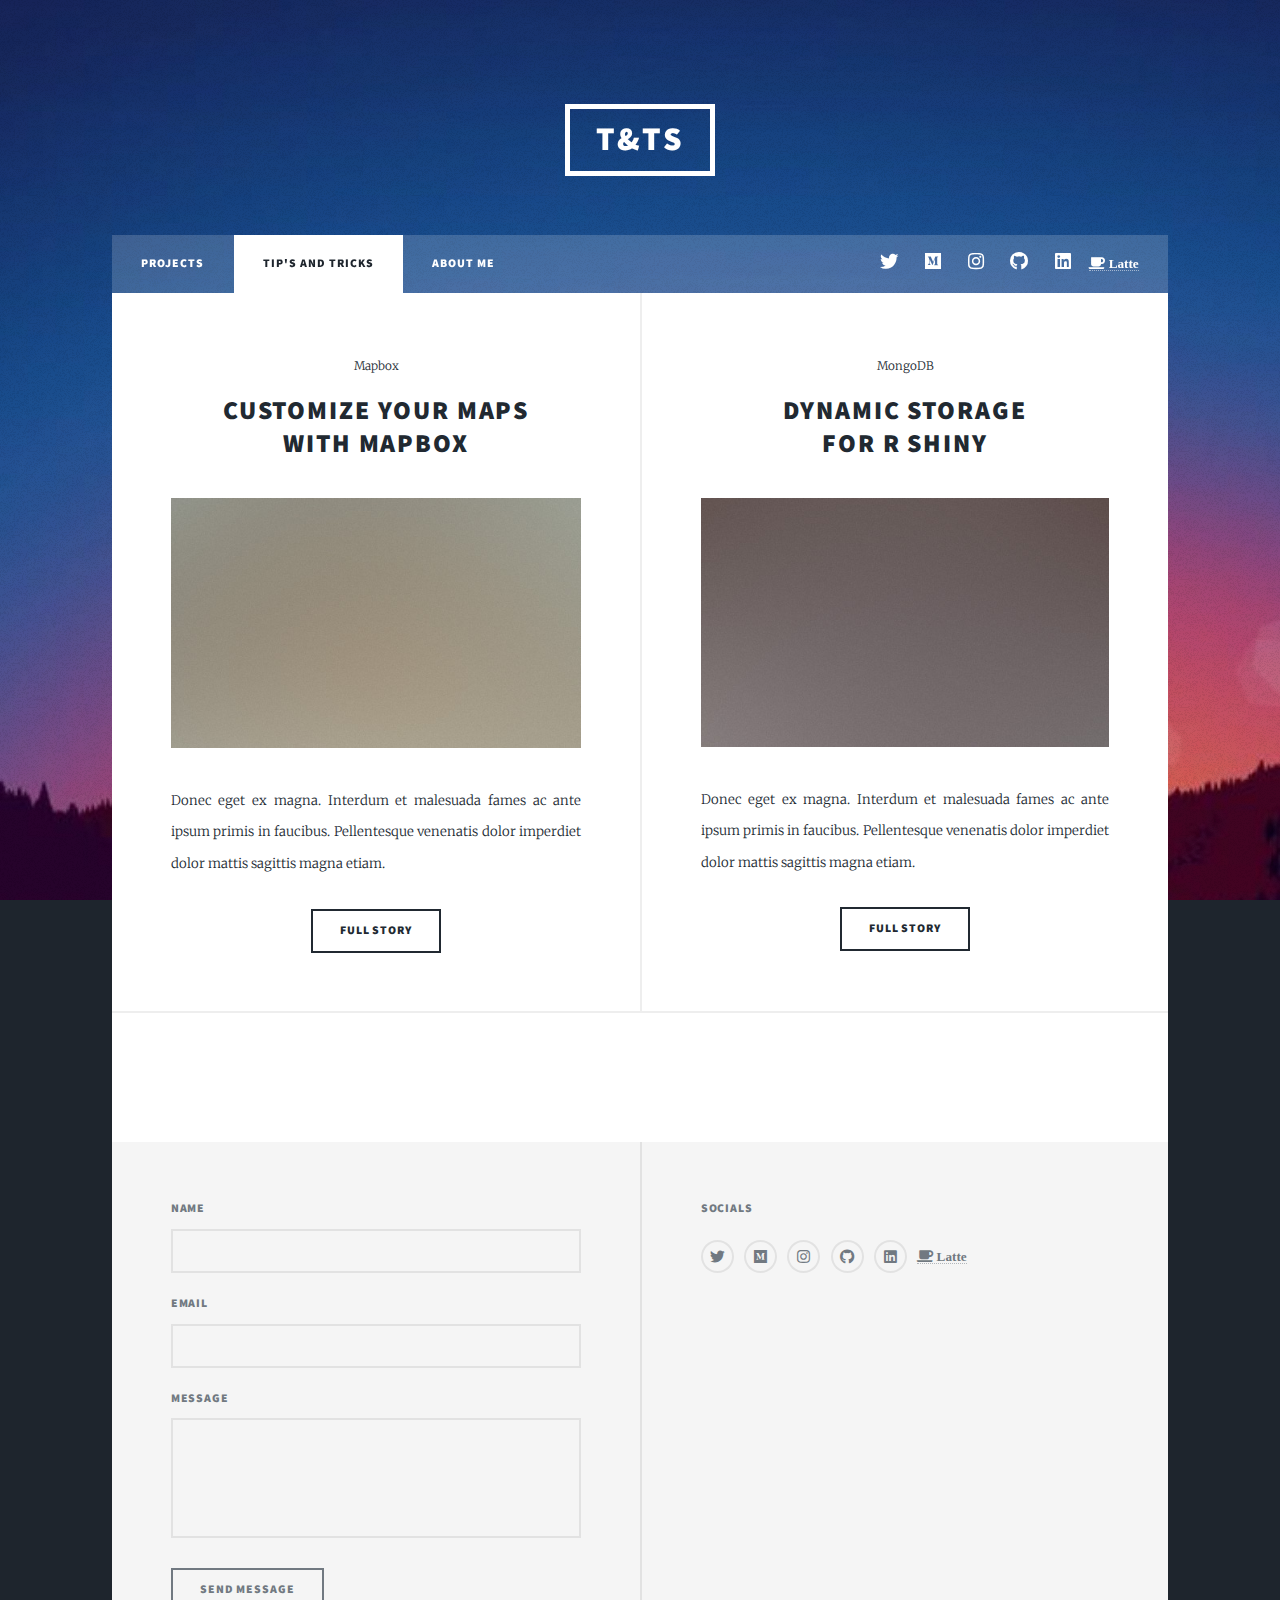
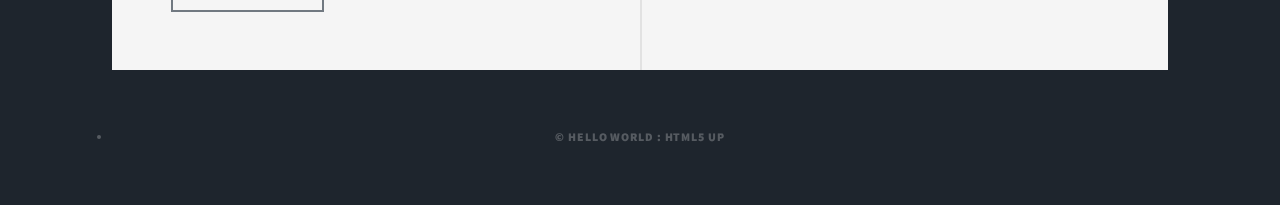
<file: tipstricks.html>
<!DOCTYPE HTML>
<!--
	https://www.hover.com
	https://towardsdatascience.com/building-a-beautiful-static-webpage-using-github-f0f92c6e1f02
	https://html5up.net/spectral
	https://medium.com/me/design
	https://formspree.io/forms/xdoyzboz/integration
	https://www.buymeacoffee.com/maximehenry
-->
<html>
	<head>
		<title>Maxime </title>
		<meta charset="utf-8" />
		<meta name="viewport" content="width=device-width, initial-scale=1, user-scalable=no" />
		<link rel="stylesheet" href="assets/css/main.css" />
		<noscript><link rel="stylesheet" href="assets/css/noscript.css" /></noscript>
	</head>
	<body class="is-preload">

		<!-- Wrapper -->
			<div id="wrapper" class="fade-in">

				
				<!-- Header -->
					<header id="header">
						<a href="#" class="logo">T&Ts</a>
					</header>

				<!-- Nav -->
					<nav id="nav">
						<ul class="links">
							<li><a href="index.html#header">Projects</a></li>
							<li class="active"><a href='tipstricks.html'> Tip's and tricks</a></li>
							 <li><a href="aboutme.html#header">About me</a></li> 

						</ul>
						<ul class="icons">
							<li><a href="https://twitter.com/maxime_henry_" target="_blank" rel="noreferrer noopener"
								class="icon brands alt fa-twitter"><span class="label">Twitter</span></a></li>
						<li><a href="https://maxime-henry.medium.com" target="_blank" rel="noreferrer noopener"
								class="icon brands alt fa-medium"><span class="label">Medium</span></a></li>
						<li><a href="https://www.instagram.com/maxime_hnr_/" target="_blank" rel="noreferrer noopener"
								class="icon brands alt fa-instagram"><span class="label">Instagram</span></a></li>
						<li><a href="https://github.com/maxime-henry" target="_blank" rel="noreferrer noopener"
								class="icon brands alt fa-github"><span class="label">GitHub</span></a></li>
						<li><a href="https://www.linkedin.com/in/maxime-henry-/" target="_blank" rel="noreferrer noopener"
								class="icon brands alt fa-linkedin"><span class="label">LinkedIn</span></a></li>
						<li><a href="https://lydia-app.com/collect/74988-buy-me-a-coffee/fr" target="_blank"
								rel="noreferrer noopener" class="fas alt fa-coffee"><span class='label'>
									Latte</span></a> </li></ul>
					</nav>

				<!-- Main -->
					<div id="main">

						<!-- Posts -->
							<section class="posts">
								<article>
									<header>
										<span class="date">Mapbox</span>
										<h2><a href="#">
											Customize your maps <br />
											with Mapbox</a></h2>
									</header>
									<a href="#" class="image fit"><img src="images/pic02.jpg" alt="" /></a>
									<p>Donec eget ex magna. Interdum et malesuada fames ac ante ipsum primis in faucibus. Pellentesque venenatis dolor imperdiet dolor mattis sagittis magna etiam.</p>
									<ul class="actions special">
										<li><a class="button">Full Story</a></li>
									</ul>
								</article>
								<article>
									<header>
										<span class="date">MongoDB</span>
										<h2><a href="#">Dynamic storage <br /> 
										For R Shiny</a></h2>
									</header>
									<a href="#" class="image fit"><img src="images/pic03.jpg" alt="" /></a>
									<p>Donec eget ex magna. Interdum et malesuada fames ac ante ipsum primis in faucibus. Pellentesque venenatis dolor imperdiet dolor mattis sagittis magna etiam.</p>
									<ul class="actions special">
										<li><a  class="button">Full Story</a></li>
									</ul>
								</article>
							
							</section>

						<!-- Footer -->
							<footer>
								<div class="pagination">
									<!--<a href="#" class="previous">Prev</a> 
									<a href="#" class="page active">1</a>
									<a href="#" class="page">2</a>
									<a href="#" class="page">3</a>
									<span class="extra">&hellip;</span>
									<a href="#" class="page">8</a>
									<a href="#" class="page">9</a>
									<a href="#" class="page">10</a>
									<a href="#" class="next">Next</a>    -->
								</div>
							</footer>

					</div>

				<!-- Footer -->
				<footer id="footer">


					<section>
						<form method="post" action="https://formspree.io/f/xdoyzboz">
							<div class="fields">
								<div class="field">
									<label for="name">Name</label>
									<input type="text" name="name" id="name" />
								</div>
								<div class="field">
									<label for="email">Email</label>
									<input type="text" name="email" id="email" />
								</div>
								<div class="field">
									<label for="message">Message</label>
									<textarea  style="resize: none;"  name="message" id="message" rows="3"></textarea>
								</div>
							</div>
							<ul class="actions">
								<li><input type="submit" value="Send Message" /></li>
							</ul>
						</form>
					</section>
		
		
					<!--<section class="split contact">
						<section class="alt">
							<h3>Studies</h3>
							<p>France - Bordeaux Sciences Agro<br />
								France -AgroCampus Ouest</p>
						</section>
						 <section>
										<h3>Phone</h3>
										<p><a href="#">(000) 000-0000</a></p>
									</section> 
						<section>
							<h3>Email</h3>
							<p><a href="#">use_the_template_on_the_left@ thanks.com</a></p> 
						</section> -->
					<section>
						<h3>Socials</h3>
						<ul class="icons alt">
							<li><a href="https://twitter.com/maxime_henry_" target="_blank" rel="noreferrer noopener"
									class="icon brands alt fa-twitter"><span class="label">Twitter</span></a></li>
							<li><a href="https://maxime-henry.medium.com" target="_blank" rel="noreferrer noopener"
									class="icon brands alt fa-medium"><span class="label">Medium</span></a></li>
							<li><a href="https://www.instagram.com/maxime_hnr_/" target="_blank" rel="noreferrer noopener"
									class="icon brands alt fa-instagram"><span class="label">Instagram</span></a></li>
							<li><a href="https://github.com/maxime-henry" target="_blank" rel="noreferrer noopener"
									class="icon brands alt fa-github"><span class="label">GitHub</span></a></li>
							<li><a href="https://www.linkedin.com/in/maxime-henry-/" target="_blank" rel="noreferrer noopener"
									class="icon brands alt fa-linkedin"><span class="label">LinkedIn</span></a></li>
							<li><a href="https://lydia-app.com/collect/74988-buy-me-a-coffee/fr" target="_blank"
									rel="noreferrer noopener" class="fas alt fa-coffee"><span class='label'>
										Latte</span></a> </li>
		
						</ul>
					</section>
					</section>
				</footer>

				<!-- Copyright -->
					<div id="copyright">
						<li>&copy; Hello World : HTML5 UP</li>
					</div>

			</div>

		<!-- Scripts -->
			<script src="assets/js/jquery.min.js"></script>
			<script src="assets/js/jquery.scrollex.min.js"></script>
			<script src="assets/js/jquery.scrolly.min.js"></script>
			<script src="assets/js/browser.min.js"></script>
			<script src="assets/js/breakpoints.min.js"></script>
			<script src="assets/js/util.js"></script>
			<script src="assets/js/main.js"></script>

	</body>
</html>
</file>
<file: assets/css/main.css>
@import url(fontawesome-all.min.css);
@import url("https://fonts.googleapis.com/css?family=Merriweather:300,700,300italic,700italic|Source+Sans+Pro:900");

/*
	Massively by HTML5 UP
	html5up.net | @ajlkn
	Free for personal and commercial use under the CCA 3.0 license (html5up.net/license)
*/

html, body, div, span, applet, object,
iframe, h1, h2, h3, h4, h5, h6, p, blockquote,
pre, a, abbr, acronym, address, big, cite,
code, del, dfn, em, img, ins, kbd, q, s, samp,
small, strike, strong, sub, sup, tt, var, b,
u, i, center, dl, dt, dd, ol, ul, li, fieldset,
form, label, legend, table, caption, tbody,
tfoot, thead, tr, th, td, article, aside,
canvas, details, embed, figure, figcaption,
footer, header, hgroup, menu, nav, output, ruby,
section, summary, time, mark, audio, video {
	margin: 0;
	padding: 0;
	border: 0;
	font-size: 100%;
	font: inherit;
	vertical-align: baseline;}

article, aside, details, figcaption, figure,
footer, header, hgroup, menu, nav, section {
	display: block;}

body {
	line-height: 1;
}

ol, ul {
	list-style: none;
}

blockquote, q {
	quotes: none;
}

	blockquote:before, blockquote:after, q:before, q:after {
		content: '';
		content: none;
	}

table {
	border-collapse: collapse;
	border-spacing: 0;
}

body {
	-webkit-text-size-adjust: none;
}

mark {
	background-color: transparent;
	color: inherit;
}

input::-moz-focus-inner {
	border: 0;
	padding: 0;
}

input, select, textarea {
	-moz-appearance: none;
	-webkit-appearance: none;
	-ms-appearance: none;
	appearance: none;
}

/* Basic */

	@-ms-viewport {
		width: device-width;
	}

	body {
		-ms-overflow-style: scrollbar;
	}

	@media screen and (max-width: 480px) {

		html, body {
			min-width: 320px;
		}

	}

	html {
		box-sizing: border-box;
	}

	*, *:before, *:after {
		box-sizing: inherit;
	}

	body {
		background-color: #1e252d;
	}

		body.is-preload *, body.is-preload *:before, body.is-preload *:after {
			-moz-animation: none !important;
			-webkit-animation: none !important;
			-ms-animation: none !important;
			animation: none !important;
			-moz-transition: none !important;
			-webkit-transition: none !important;
			-ms-transition: none !important;
			transition: none !important;
		}

/* Type */

	html {
		font-size: 13pt;
	}

		@media screen and (max-width: 1680px) {

			html {
				font-size: 12pt;
			}

		}

		@media screen and (max-width: 1280px) {

			html {
				font-size: 11pt;
			}

		}

		@media screen and (max-width: 360px) {

			html {
				font-size: 10pt;
			}

		}

	body {
		color: #212931;
	}

	body, input, select, textarea {
		font-family: "Merriweather", Georgia, serif;
		font-weight: 300;
		 font-size: 0.9rem; /* this is the size of the font */
		line-height: 2.375;
	}

	a {
		-moz-transition: color 0.2s ease-in-out, background-color 0.2s ease-in-out, border-color 0.2s ease-in-out, box-shadow 0.2s ease-in-out;
		-webkit-transition: color 0.2s ease-in-out, background-color 0.2s ease-in-out, border-color 0.2s ease-in-out, box-shadow 0.2s ease-in-out;
		-ms-transition: color 0.2s ease-in-out, background-color 0.2s ease-in-out, border-color 0.2s ease-in-out, box-shadow 0.2s ease-in-out;
		transition: color 0.2s ease-in-out, background-color 0.2s ease-in-out, border-color 0.2s ease-in-out, box-shadow 0.2s ease-in-out;
		border-bottom: dotted 1px;
		text-decoration: none;
	}

		a:hover {
			border-bottom-color: transparent;
		}

	strong, b {
		font-weight: 600;
	}

	em, i {
		font-style: italic;
	}

	p {
		text-align: justify;
		margin: 0 0 2rem 0;
	}

	h1, h2, h3, h4, h5, h6 {
		font-family: "Source Sans Pro", Helvetica, sans-serif;
		font-weight: 900;
		line-height: 1.5;
		letter-spacing: 0.075em;
		text-transform: uppercase;
		margin: 0 0 1rem 0;
	}

		h1 a, h2 a, h3 a, h4 a, h5 a, h6 a {
			border-bottom: 0;
			color: inherit;
			text-decoration: none;
		}

	h1 {
		font-size: 4rem;
		line-height: 1.1;
		margin: 0 0 2rem 0;
	}

	h2 {
		font-size: 1.75rem;
		line-height: 1.3;
		margin: 0 0 1.5rem 0;
	}

	h3 {
		font-size: 1.25rem;
		margin: 0 0 1.5rem 0;
	}

	h4 {
		font-size: 1rem;
	}

	h5 {
		font-size: 0.9rem;
	}

	h6 {
		font-size: 0.8rem;
	}

	sub {
		font-size: 0.8rem;
		position: relative;
		top: 0.5rem;
	}

	sup {
		font-size: 0.8rem;
		position: relative;
		top: -0.5rem;
	}

	blockquote {
		border-left: solid 4px;
		font-style: italic;
		margin: 0 0 2rem 0;
		padding: 0.5rem 0 0.5rem 2rem;
	}

	code {
		border: solid 2px;
		font-family: "Courier New", monospace;
		font-size: 0.9rem;
		margin: 0 0.25rem;
		padding: 0.25rem 0.65rem;
	}

	pre {
		-webkit-overflow-scrolling: touch;
		font-family: "Courier New", monospace;
		font-size: 0.9rem;
		margin: 0 0 2rem 0;
	}

		pre code {
			display: block;
			line-height: 1.75;
			padding: 1rem 1.5rem;
			overflow-x: auto;
		}

	hr {
		border: 0;
		border-bottom: solid 2px;
		margin: 3rem 0;
	}

		hr.major {
			margin: 5rem 0;
		}

	.align-left {
		text-align: left;
	}

	.align-center {
		text-align: center;
	}

	.align-right {
		text-align: right;
	}

	input, select, textarea {
		color: #212931;
	}

	a {
		color: #212931;
		border-bottom-color: rgba(33, 41, 49, 0.5);
	}

		a:hover {
			border-bottom-color: transparent;
			color: #18bfef !important;
		}

	strong, b {
		color: #212931;
	}

	h1, h2, h3, h4, h5, h6 {
		color: #212931;
	}

	blockquote {
		border-left-color: #eeeeee;
	}

	code {
		background: rgba(220, 220, 220, 0.25);
		border-color: #eeeeee;
	}

	hr {
		border-bottom-color: #eeeeee;
	}

/* Row */

	.row {
		display: flex;
		flex-wrap: wrap;
		box-sizing: border-box;
		align-items: stretch;
	}

		.row > * {
			box-sizing: border-box;
		}

		.row.gtr-uniform > * > :last-child {
			margin-bottom: 0;
		}

		.row.aln-left {
			justify-content: flex-start;
		}

		.row.aln-center {
			justify-content: center;
		}

		.row.aln-right {
			justify-content: flex-end;
		}

		.row.aln-top {
			align-items: flex-start;
		}

		.row.aln-middle {
			align-items: center;
		}

		.row.aln-bottom {
			align-items: flex-end;
		}

		.row > .imp {
			order: -1;
		}

		.row > .col-1 {
			width: 8.33333%;
		}

		.row > .off-1 {
			margin-left: 8.33333%;
		}

		.row > .col-2 {
			width: 16.66667%;
		}

		.row > .off-2 {
			margin-left: 16.66667%;
		}

		.row > .col-3 {
			width: 25%;
		}

		.row > .off-3 {
			margin-left: 25%;
		}

		.row > .col-4 {
			width: 33.33333%;
		}

		.row > .off-4 {
			margin-left: 33.33333%;
		}

		.row > .col-5 {
			width: 41.66667%;
		}

		.row > .off-5 {
			margin-left: 41.66667%;
		}

		.row > .col-6 {
			width: 50%;
		}

		.row > .off-6 {
			margin-left: 50%;
		}

		.row > .col-7 {
			width: 58.33333%;
		}

		.row > .off-7 {
			margin-left: 58.33333%;
		}

		.row > .col-8 {
			width: 66.66667%;
		}

		.row > .off-8 {
			margin-left: 66.66667%;
		}

		.row > .col-9 {
			width: 75%;
		}

		.row > .off-9 {
			margin-left: 75%;
		}

		.row > .col-10 {
			width: 83.33333%;
		}

		.row > .off-10 {
			margin-left: 83.33333%;
		}

		.row > .col-11 {
			width: 91.66667%;
		}

		.row > .off-11 {
			margin-left: 91.66667%;
		}

		.row > .col-12 {
			width: 100%;
		}

		.row > .off-12 {
			margin-left: 100%;
		}

		.row.gtr-0 {
			margin-top: 0;
			margin-left: 0rem;
		}

			.row.gtr-0 > * {
				padding: 0 0 0 0rem;
			}

			.row.gtr-0.gtr-uniform {
				margin-top: 0rem;
			}

				.row.gtr-0.gtr-uniform > * {
					padding-top: 0rem;
				}

		.row.gtr-25 {
			margin-top: 0;
			margin-left: -0.375rem;
		}

			.row.gtr-25 > * {
				padding: 0 0 0 0.375rem;
			}

			.row.gtr-25.gtr-uniform {
				margin-top: -0.375rem;
			}

				.row.gtr-25.gtr-uniform > * {
					padding-top: 0.375rem;
				}

		.row.gtr-50 {
			margin-top: 0;
			margin-left: -0.75rem;
		}

			.row.gtr-50 > * {
				padding: 0 0 0 0.75rem;
			}

			.row.gtr-50.gtr-uniform {
				margin-top: -0.75rem;
			}

				.row.gtr-50.gtr-uniform > * {
					padding-top: 0.75rem;
				}

		.row {
			margin-top: 0;
			margin-left: -1.5rem;
		}

			.row > * {
				padding: 0 0 0 1.5rem;
			}

			.row.gtr-uniform {
				margin-top: -1.5rem;
			}

				.row.gtr-uniform > * {
					padding-top: 1.5rem;
				}

		.row.gtr-150 {
			margin-top: 0;
			margin-left: -2.25rem;
		}

			.row.gtr-150 > * {
				padding: 0 0 0 2.25rem;
			}

			.row.gtr-150.gtr-uniform {
				margin-top: -2.25rem;
			}

				.row.gtr-150.gtr-uniform > * {
					padding-top: 2.25rem;
				}

		.row.gtr-200 {
			margin-top: 0;
			margin-left: -3rem;
		}

			.row.gtr-200 > * {
				padding: 0 0 0 3rem;
			}

			.row.gtr-200.gtr-uniform {
				margin-top: -3rem;
			}

				.row.gtr-200.gtr-uniform > * {
					padding-top: 3rem;
				}

		@media screen and (max-width: 1680px) {

			.row {
				display: flex;
				flex-wrap: wrap;
				box-sizing: border-box;
				align-items: stretch;
			}

				.row > * {
					box-sizing: border-box;
				}

				.row.gtr-uniform > * > :last-child {
					margin-bottom: 0;
				}

				.row.aln-left {
					justify-content: flex-start;
				}

				.row.aln-center {
					justify-content: center;
				}

				.row.aln-right {
					justify-content: flex-end;
				}

				.row.aln-top {
					align-items: flex-start;
				}

				.row.aln-middle {
					align-items: center;
				}

				.row.aln-bottom {
					align-items: flex-end;
				}

				.row > .imp-xlarge {
					order: -1;
				}

				.row > .col-1-xlarge {
					width: 8.33333%;
				}

				.row > .off-1-xlarge {
					margin-left: 8.33333%;
				}

				.row > .col-2-xlarge {
					width: 16.66667%;
				}

				.row > .off-2-xlarge {
					margin-left: 16.66667%;
				}

				.row > .col-3-xlarge {
					width: 25%;
				}

				.row > .off-3-xlarge {
					margin-left: 25%;
				}

				.row > .col-4-xlarge {
					width: 33.33333%;
				}

				.row > .off-4-xlarge {
					margin-left: 33.33333%;
				}

				.row > .col-5-xlarge {
					width: 41.66667%;
				}

				.row > .off-5-xlarge {
					margin-left: 41.66667%;
				}

				.row > .col-6-xlarge {
					width: 50%;
				}

				.row > .off-6-xlarge {
					margin-left: 50%;
				}

				.row > .col-7-xlarge {
					width: 58.33333%;
				}

				.row > .off-7-xlarge {
					margin-left: 58.33333%;
				}

				.row > .col-8-xlarge {
					width: 66.66667%;
				}

				.row > .off-8-xlarge {
					margin-left: 66.66667%;
				}

				.row > .col-9-xlarge {
					width: 75%;
				}

				.row > .off-9-xlarge {
					margin-left: 75%;
				}

				.row > .col-10-xlarge {
					width: 83.33333%;
				}

				.row > .off-10-xlarge {
					margin-left: 83.33333%;
				}

				.row > .col-11-xlarge {
					width: 91.66667%;
				}

				.row > .off-11-xlarge {
					margin-left: 91.66667%;
				}

				.row > .col-12-xlarge {
					width: 100%;
				}

				.row > .off-12-xlarge {
					margin-left: 100%;
				}

				.row.gtr-0 {
					margin-top: 0;
					margin-left: 0rem;
				}

					.row.gtr-0 > * {
						padding: 0 0 0 0rem;
					}

					.row.gtr-0.gtr-uniform {
						margin-top: 0rem;
					}

						.row.gtr-0.gtr-uniform > * {
							padding-top: 0rem;
						}

				.row.gtr-25 {
					margin-top: 0;
					margin-left: -0.375rem;
				}

					.row.gtr-25 > * {
						padding: 0 0 0 0.375rem;
					}

					.row.gtr-25.gtr-uniform {
						margin-top: -0.375rem;
					}

						.row.gtr-25.gtr-uniform > * {
							padding-top: 0.375rem;
						}

				.row.gtr-50 {
					margin-top: 0;
					margin-left: -0.75rem;
				}

					.row.gtr-50 > * {
						padding: 0 0 0 0.75rem;
					}

					.row.gtr-50.gtr-uniform {
						margin-top: -0.75rem;
					}

						.row.gtr-50.gtr-uniform > * {
							padding-top: 0.75rem;
						}

				.row {
					margin-top: 0;
					margin-left: -1.5rem;
				}

					.row > * {
						padding: 0 0 0 1.5rem;
					}

					.row.gtr-uniform {
						margin-top: -1.5rem;
					}

						.row.gtr-uniform > * {
							padding-top: 1.5rem;
						}

				.row.gtr-150 {
					margin-top: 0;
					margin-left: -2.25rem;
				}

					.row.gtr-150 > * {
						padding: 0 0 0 2.25rem;
					}

					.row.gtr-150.gtr-uniform {
						margin-top: -2.25rem;
					}

						.row.gtr-150.gtr-uniform > * {
							padding-top: 2.25rem;
						}

				.row.gtr-200 {
					margin-top: 0;
					margin-left: -3rem;
				}

					.row.gtr-200 > * {
						padding: 0 0 0 3rem;
					}

					.row.gtr-200.gtr-uniform {
						margin-top: -3rem;
					}

						.row.gtr-200.gtr-uniform > * {
							padding-top: 3rem;
						}

		}

		@media screen and (max-width: 1280px) {

			.row {
				display: flex;
				flex-wrap: wrap;
				box-sizing: border-box;
				align-items: stretch;
			}

				.row > * {
					box-sizing: border-box;
				}

				.row.gtr-uniform > * > :last-child {
					margin-bottom: 0;
				}

				.row.aln-left {
					justify-content: flex-start;
				}

				.row.aln-center {
					justify-content: center;
				}

				.row.aln-right {
					justify-content: flex-end;
				}

				.row.aln-top {
					align-items: flex-start;
				}

				.row.aln-middle {
					align-items: center;
				}

				.row.aln-bottom {
					align-items: flex-end;
				}

				.row > .imp-large {
					order: -1;
				}

				.row > .col-1-large {
					width: 8.33333%;
				}

				.row > .off-1-large {
					margin-left: 8.33333%;
				}

				.row > .col-2-large {
					width: 16.66667%;
				}

				.row > .off-2-large {
					margin-left: 16.66667%;
				}

				.row > .col-3-large {
					width: 25%;
				}

				.row > .off-3-large {
					margin-left: 25%;
				}

				.row > .col-4-large {
					width: 33.33333%;
				}

				.row > .off-4-large {
					margin-left: 33.33333%;
				}

				.row > .col-5-large {
					width: 41.66667%;
				}

				.row > .off-5-large {
					margin-left: 41.66667%;
				}

				.row > .col-6-large {
					width: 50%;
				}

				.row > .off-6-large {
					margin-left: 50%;
				}

				.row > .col-7-large {
					width: 58.33333%;
				}

				.row > .off-7-large {
					margin-left: 58.33333%;
				}

				.row > .col-8-large {
					width: 66.66667%;
				}

				.row > .off-8-large {
					margin-left: 66.66667%;
				}

				.row > .col-9-large {
					width: 75%;
				}

				.row > .off-9-large {
					margin-left: 75%;
				}

				.row > .col-10-large {
					width: 83.33333%;
				}

				.row > .off-10-large {
					margin-left: 83.33333%;
				}

				.row > .col-11-large {
					width: 91.66667%;
				}

				.row > .off-11-large {
					margin-left: 91.66667%;
				}

				.row > .col-12-large {
					width: 100%;
				}

				.row > .off-12-large {
					margin-left: 100%;
				}

				.row.gtr-0 {
					margin-top: 0;
					margin-left: 0rem;
				}

					.row.gtr-0 > * {
						padding: 0 0 0 0rem;
					}

					.row.gtr-0.gtr-uniform {
						margin-top: 0rem;
					}

						.row.gtr-0.gtr-uniform > * {
							padding-top: 0rem;
						}

				.row.gtr-25 {
					margin-top: 0;
					margin-left: -0.375rem;
				}

					.row.gtr-25 > * {
						padding: 0 0 0 0.375rem;
					}

					.row.gtr-25.gtr-uniform {
						margin-top: -0.375rem;
					}

						.row.gtr-25.gtr-uniform > * {
							padding-top: 0.375rem;
						}

				.row.gtr-50 {
					margin-top: 0;
					margin-left: -0.75rem;
				}

					.row.gtr-50 > * {
						padding: 0 0 0 0.75rem;
					}

					.row.gtr-50.gtr-uniform {
						margin-top: -0.75rem;
					}

						.row.gtr-50.gtr-uniform > * {
							padding-top: 0.75rem;
						}

				.row {
					margin-top: 0;
					margin-left: -1.5rem;
				}

					.row > * {
						padding: 0 0 0 1.5rem;
					}

					.row.gtr-uniform {
						margin-top: -1.5rem;
					}

						.row.gtr-uniform > * {
							padding-top: 1.5rem;
						}

				.row.gtr-150 {
					margin-top: 0;
					margin-left: -2.25rem;
				}

					.row.gtr-150 > * {
						padding: 0 0 0 2.25rem;
					}

					.row.gtr-150.gtr-uniform {
						margin-top: -2.25rem;
					}

						.row.gtr-150.gtr-uniform > * {
							padding-top: 2.25rem;
						}

				.row.gtr-200 {
					margin-top: 0;
					margin-left: -3rem;
				}

					.row.gtr-200 > * {
						padding: 0 0 0 3rem;
					}

					.row.gtr-200.gtr-uniform {
						margin-top: -3rem;
					}

						.row.gtr-200.gtr-uniform > * {
							padding-top: 3rem;
						}

		}

		@media screen and (max-width: 980px) {

			.row {
				display: flex;
				flex-wrap: wrap;
				box-sizing: border-box;
				align-items: stretch;
			}

				.row > * {
					box-sizing: border-box;
				}

				.row.gtr-uniform > * > :last-child {
					margin-bottom: 0;
				}

				.row.aln-left {
					justify-content: flex-start;
				}

				.row.aln-center {
					justify-content: center;
				}

				.row.aln-right {
					justify-content: flex-end;
				}

				.row.aln-top {
					align-items: flex-start;
				}

				.row.aln-middle {
					align-items: center;
				}

				.row.aln-bottom {
					align-items: flex-end;
				}

				.row > .imp-medium {
					order: -1;
				}

				.row > .col-1-medium {
					width: 8.33333%;
				}

				.row > .off-1-medium {
					margin-left: 8.33333%;
				}

				.row > .col-2-medium {
					width: 16.66667%;
				}

				.row > .off-2-medium {
					margin-left: 16.66667%;
				}

				.row > .col-3-medium {
					width: 25%;
				}

				.row > .off-3-medium {
					margin-left: 25%;
				}

				.row > .col-4-medium {
					width: 33.33333%;
				}

				.row > .off-4-medium {
					margin-left: 33.33333%;
				}

				.row > .col-5-medium {
					width: 41.66667%;
				}

				.row > .off-5-medium {
					margin-left: 41.66667%;
				}

				.row > .col-6-medium {
					width: 50%;
				}

				.row > .off-6-medium {
					margin-left: 50%;
				}

				.row > .col-7-medium {
					width: 58.33333%;
				}

				.row > .off-7-medium {
					margin-left: 58.33333%;
				}

				.row > .col-8-medium {
					width: 66.66667%;
				}

				.row > .off-8-medium {
					margin-left: 66.66667%;
				}

				.row > .col-9-medium {
					width: 75%;
				}

				.row > .off-9-medium {
					margin-left: 75%;
				}

				.row > .col-10-medium {
					width: 83.33333%;
				}

				.row > .off-10-medium {
					margin-left: 83.33333%;
				}

				.row > .col-11-medium {
					width: 91.66667%;
				}

				.row > .off-11-medium {
					margin-left: 91.66667%;
				}

				.row > .col-12-medium {
					width: 100%;
				}

				.row > .off-12-medium {
					margin-left: 100%;
				}

				.row.gtr-0 {
					margin-top: 0;
					margin-left: 0rem;
				}

					.row.gtr-0 > * {
						padding: 0 0 0 0rem;
					}

					.row.gtr-0.gtr-uniform {
						margin-top: 0rem;
					}

						.row.gtr-0.gtr-uniform > * {
							padding-top: 0rem;
						}

				.row.gtr-25 {
					margin-top: 0;
					margin-left: -0.375rem;
				}

					.row.gtr-25 > * {
						padding: 0 0 0 0.375rem;
					}

					.row.gtr-25.gtr-uniform {
						margin-top: -0.375rem;
					}

						.row.gtr-25.gtr-uniform > * {
							padding-top: 0.375rem;
						}

				.row.gtr-50 {
					margin-top: 0;
					margin-left: -0.75rem;
				}

					.row.gtr-50 > * {
						padding: 0 0 0 0.75rem;
					}

					.row.gtr-50.gtr-uniform {
						margin-top: -0.75rem;
					}

						.row.gtr-50.gtr-uniform > * {
							padding-top: 0.75rem;
						}

				.row {
					margin-top: 0;
					margin-left: -1.5rem;
				}

					.row > * {
						padding: 0 0 0 1.5rem;
					}

					.row.gtr-uniform {
						margin-top: -1.5rem;
					}

						.row.gtr-uniform > * {
							padding-top: 1.5rem;
						}

				.row.gtr-150 {
					margin-top: 0;
					margin-left: -2.25rem;
				}

					.row.gtr-150 > * {
						padding: 0 0 0 2.25rem;
					}

					.row.gtr-150.gtr-uniform {
						margin-top: -2.25rem;
					}

						.row.gtr-150.gtr-uniform > * {
							padding-top: 2.25rem;
						}

				.row.gtr-200 {
					margin-top: 0;
					margin-left: -3rem;
				}

					.row.gtr-200 > * {
						padding: 0 0 0 3rem;
					}

					.row.gtr-200.gtr-uniform {
						margin-top: -3rem;
					}

						.row.gtr-200.gtr-uniform > * {
							padding-top: 3rem;
						}

		}

		@media screen and (max-width: 736px) {

			.row {
				display: flex;
				flex-wrap: wrap;
				box-sizing: border-box;
				align-items: stretch;
			}

				.row > * {
					box-sizing: border-box;
				}

				.row.gtr-uniform > * > :last-child {
					margin-bottom: 0;
				}

				.row.aln-left {
					justify-content: flex-start;
				}

				.row.aln-center {
					justify-content: center;
				}

				.row.aln-right {
					justify-content: flex-end;
				}

				.row.aln-top {
					align-items: flex-start;
				}

				.row.aln-middle {
					align-items: center;
				}

				.row.aln-bottom {
					align-items: flex-end;
				}

				.row > .imp-small {
					order: -1;
				}

				.row > .col-1-small {
					width: 8.33333%;
				}

				.row > .off-1-small {
					margin-left: 8.33333%;
				}

				.row > .col-2-small {
					width: 16.66667%;
				}

				.row > .off-2-small {
					margin-left: 16.66667%;
				}

				.row > .col-3-small {
					width: 25%;
				}

				.row > .off-3-small {
					margin-left: 25%;
				}

				.row > .col-4-small {
					width: 33.33333%;
				}

				.row > .off-4-small {
					margin-left: 33.33333%;
				}

				.row > .col-5-small {
					width: 41.66667%;
				}

				.row > .off-5-small {
					margin-left: 41.66667%;
				}

				.row > .col-6-small {
					width: 50%;
				}

				.row > .off-6-small {
					margin-left: 50%;
				}

				.row > .col-7-small {
					width: 58.33333%;
				}

				.row > .off-7-small {
					margin-left: 58.33333%;
				}

				.row > .col-8-small {
					width: 66.66667%;
				}

				.row > .off-8-small {
					margin-left: 66.66667%;
				}

				.row > .col-9-small {
					width: 75%;
				}

				.row > .off-9-small {
					margin-left: 75%;
				}

				.row > .col-10-small {
					width: 83.33333%;
				}

				.row > .off-10-small {
					margin-left: 83.33333%;
				}

				.row > .col-11-small {
					width: 91.66667%;
				}

				.row > .off-11-small {
					margin-left: 91.66667%;
				}

				.row > .col-12-small {
					width: 100%;
				}

				.row > .off-12-small {
					margin-left: 100%;
				}

				.row.gtr-0 {
					margin-top: 0;
					margin-left: 0rem;
				}

					.row.gtr-0 > * {
						padding: 0 0 0 0rem;
					}

					.row.gtr-0.gtr-uniform {
						margin-top: 0rem;
					}

						.row.gtr-0.gtr-uniform > * {
							padding-top: 0rem;
						}

				.row.gtr-25 {
					margin-top: 0;
					margin-left: -0.375rem;
				}

					.row.gtr-25 > * {
						padding: 0 0 0 0.375rem;
					}

					.row.gtr-25.gtr-uniform {
						margin-top: -0.375rem;
					}

						.row.gtr-25.gtr-uniform > * {
							padding-top: 0.375rem;
						}

				.row.gtr-50 {
					margin-top: 0;
					margin-left: -0.75rem;
				}

					.row.gtr-50 > * {
						padding: 0 0 0 0.75rem;
					}

					.row.gtr-50.gtr-uniform {
						margin-top: -0.75rem;
					}

						.row.gtr-50.gtr-uniform > * {
							padding-top: 0.75rem;
						}

				.row {
					margin-top: 0;
					margin-left: -1.5rem;
				}

					.row > * {
						padding: 0 0 0 1.5rem;
					}

					.row.gtr-uniform {
						margin-top: -1.5rem;
					}

						.row.gtr-uniform > * {
							padding-top: 1.5rem;
						}

				.row.gtr-150 {
					margin-top: 0;
					margin-left: -2.25rem;
				}

					.row.gtr-150 > * {
						padding: 0 0 0 2.25rem;
					}

					.row.gtr-150.gtr-uniform {
						margin-top: -2.25rem;
					}

						.row.gtr-150.gtr-uniform > * {
							padding-top: 2.25rem;
						}

				.row.gtr-200 {
					margin-top: 0;
					margin-left: -3rem;
				}

					.row.gtr-200 > * {
						padding: 0 0 0 3rem;
					}

					.row.gtr-200.gtr-uniform {
						margin-top: -3rem;
					}

						.row.gtr-200.gtr-uniform > * {
							padding-top: 3rem;
						}

		}

		@media screen and (max-width: 480px) {

			.row {
				display: flex;
				flex-wrap: wrap;
				box-sizing: border-box;
				align-items: stretch;
			}

				.row > * {
					box-sizing: border-box;
				}

				.row.gtr-uniform > * > :last-child {
					margin-bottom: 0;
				}

				.row.aln-left {
					justify-content: flex-start;
				}

				.row.aln-center {
					justify-content: center;
				}

				.row.aln-right {
					justify-content: flex-end;
				}

				.row.aln-top {
					align-items: flex-start;
				}

				.row.aln-middle {
					align-items: center;
				}

				.row.aln-bottom {
					align-items: flex-end;
				}

				.row > .imp-xsmall {
					order: -1;
				}

				.row > .col-1-xsmall {
					width: 8.33333%;
				}

				.row > .off-1-xsmall {
					margin-left: 8.33333%;
				}

				.row > .col-2-xsmall {
					width: 16.66667%;
				}

				.row > .off-2-xsmall {
					margin-left: 16.66667%;
				}

				.row > .col-3-xsmall {
					width: 25%;
				}

				.row > .off-3-xsmall {
					margin-left: 25%;
				}

				.row > .col-4-xsmall {
					width: 33.33333%;
				}

				.row > .off-4-xsmall {
					margin-left: 33.33333%;
				}

				.row > .col-5-xsmall {
					width: 41.66667%;
				}

				.row > .off-5-xsmall {
					margin-left: 41.66667%;
				}

				.row > .col-6-xsmall {
					width: 50%;
				}

				.row > .off-6-xsmall {
					margin-left: 50%;
				}

				.row > .col-7-xsmall {
					width: 58.33333%;
				}

				.row > .off-7-xsmall {
					margin-left: 58.33333%;
				}

				.row > .col-8-xsmall {
					width: 66.66667%;
				}

				.row > .off-8-xsmall {
					margin-left: 66.66667%;
				}

				.row > .col-9-xsmall {
					width: 75%;
				}

				.row > .off-9-xsmall {
					margin-left: 75%;
				}

				.row > .col-10-xsmall {
					width: 83.33333%;
				}

				.row > .off-10-xsmall {
					margin-left: 83.33333%;
				}

				.row > .col-11-xsmall {
					width: 91.66667%;
				}

				.row > .off-11-xsmall {
					margin-left: 91.66667%;
				}

				.row > .col-12-xsmall {
					width: 100%;
				}

				.row > .off-12-xsmall {
					margin-left: 100%;
				}

				.row.gtr-0 {
					margin-top: 0;
					margin-left: 0rem;
				}

					.row.gtr-0 > * {
						padding: 0 0 0 0rem;
					}

					.row.gtr-0.gtr-uniform {
						margin-top: 0rem;
					}

						.row.gtr-0.gtr-uniform > * {
							padding-top: 0rem;
						}

				.row.gtr-25 {
					margin-top: 0;
					margin-left: -0.375rem;
				}

					.row.gtr-25 > * {
						padding: 0 0 0 0.375rem;
					}

					.row.gtr-25.gtr-uniform {
						margin-top: -0.375rem;
					}

						.row.gtr-25.gtr-uniform > * {
							padding-top: 0.375rem;
						}

				.row.gtr-50 {
					margin-top: 0;
					margin-left: -0.75rem;
				}

					.row.gtr-50 > * {
						padding: 0 0 0 0.75rem;
					}

					.row.gtr-50.gtr-uniform {
						margin-top: -0.75rem;
					}

						.row.gtr-50.gtr-uniform > * {
							padding-top: 0.75rem;
						}

				.row {
					margin-top: 0;
					margin-left: -1.5rem;
				}

					.row > * {
						padding: 0 0 0 1.5rem;
					}

					.row.gtr-uniform {
						margin-top: -1.5rem;
					}

						.row.gtr-uniform > * {
							padding-top: 1.5rem;
						}

				.row.gtr-150 {
					margin-top: 0;
					margin-left: -2.25rem;
				}

					.row.gtr-150 > * {
						padding: 0 0 0 2.25rem;
					}

					.row.gtr-150.gtr-uniform {
						margin-top: -2.25rem;
					}

						.row.gtr-150.gtr-uniform > * {
							padding-top: 2.25rem;
						}

				.row.gtr-200 {
					margin-top: 0;
					margin-left: -3rem;
				}

					.row.gtr-200 > * {
						padding: 0 0 0 3rem;
					}

					.row.gtr-200.gtr-uniform {
						margin-top: -3rem;
					}

						.row.gtr-200.gtr-uniform > * {
							padding-top: 3rem;
						}

		}

		@media screen and (max-width: 360px) {

			.row {
				display: flex;
				flex-wrap: wrap;
				box-sizing: border-box;
				align-items: stretch;
			}

				.row > * {
					box-sizing: border-box;
				}

				.row.gtr-uniform > * > :last-child {
					margin-bottom: 0;
				}

				.row.aln-left {
					justify-content: flex-start;
				}

				.row.aln-center {
					justify-content: center;
				}

				.row.aln-right {
					justify-content: flex-end;
				}

				.row.aln-top {
					align-items: flex-start;
				}

				.row.aln-middle {
					align-items: center;
				}

				.row.aln-bottom {
					align-items: flex-end;
				}

				.row > .imp-xxsmall {
					order: -1;
				}

				.row > .col-1-xxsmall {
					width: 8.33333%;
				}

				.row > .off-1-xxsmall {
					margin-left: 8.33333%;
				}

				.row > .col-2-xxsmall {
					width: 16.66667%;
				}

				.row > .off-2-xxsmall {
					margin-left: 16.66667%;
				}

				.row > .col-3-xxsmall {
					width: 25%;
				}

				.row > .off-3-xxsmall {
					margin-left: 25%;
				}

				.row > .col-4-xxsmall {
					width: 33.33333%;
				}

				.row > .off-4-xxsmall {
					margin-left: 33.33333%;
				}

				.row > .col-5-xxsmall {
					width: 41.66667%;
				}

				.row > .off-5-xxsmall {
					margin-left: 41.66667%;
				}

				.row > .col-6-xxsmall {
					width: 50%;
				}

				.row > .off-6-xxsmall {
					margin-left: 50%;
				}

				.row > .col-7-xxsmall {
					width: 58.33333%;
				}

				.row > .off-7-xxsmall {
					margin-left: 58.33333%;
				}

				.row > .col-8-xxsmall {
					width: 66.66667%;
				}

				.row > .off-8-xxsmall {
					margin-left: 66.66667%;
				}

				.row > .col-9-xxsmall {
					width: 75%;
				}

				.row > .off-9-xxsmall {
					margin-left: 75%;
				}

				.row > .col-10-xxsmall {
					width: 83.33333%;
				}

				.row > .off-10-xxsmall {
					margin-left: 83.33333%;
				}

				.row > .col-11-xxsmall {
					width: 91.66667%;
				}

				.row > .off-11-xxsmall {
					margin-left: 91.66667%;
				}

				.row > .col-12-xxsmall {
					width: 100%;
				}

				.row > .off-12-xxsmall {
					margin-left: 100%;
				}

				.row.gtr-0 {
					margin-top: 0;
					margin-left: 0rem;
				}

					.row.gtr-0 > * {
						padding: 0 0 0 0rem;
					}

					.row.gtr-0.gtr-uniform {
						margin-top: 0rem;
					}

						.row.gtr-0.gtr-uniform > * {
							padding-top: 0rem;
						}

				.row.gtr-25 {
					margin-top: 0;
					margin-left: -0.375rem;
				}

					.row.gtr-25 > * {
						padding: 0 0 0 0.375rem;
					}

					.row.gtr-25.gtr-uniform {
						margin-top: -0.375rem;
					}

						.row.gtr-25.gtr-uniform > * {
							padding-top: 0.375rem;
						}

				.row.gtr-50 {
					margin-top: 0;
					margin-left: -0.75rem;
				}

					.row.gtr-50 > * {
						padding: 0 0 0 0.75rem;
					}

					.row.gtr-50.gtr-uniform {
						margin-top: -0.75rem;
					}

						.row.gtr-50.gtr-uniform > * {
							padding-top: 0.75rem;
						}

				.row {
					margin-top: 0;
					margin-left: -1.5rem;
				}

					.row > * {
						padding: 0 0 0 1.5rem;
					}

					.row.gtr-uniform {
						margin-top: -1.5rem;
					}

						.row.gtr-uniform > * {
							padding-top: 1.5rem;
						}

				.row.gtr-150 {
					margin-top: 0;
					margin-left: -2.25rem;
				}

					.row.gtr-150 > * {
						padding: 0 0 0 2.25rem;
					}

					.row.gtr-150.gtr-uniform {
						margin-top: -2.25rem;
					}

						.row.gtr-150.gtr-uniform > * {
							padding-top: 2.25rem;
						}

				.row.gtr-200 {
					margin-top: 0;
					margin-left: -3rem;
				}

					.row.gtr-200 > * {
						padding: 0 0 0 3rem;
					}

					.row.gtr-200.gtr-uniform {
						margin-top: -3rem;
					}

						.row.gtr-200.gtr-uniform > * {
							padding-top: 3rem;
						}

		}

/* Box */

	.box {
		border: solid 2px;
		margin-bottom: 2rem;
		padding: 1.5rem;
	}

		.box > :last-child,
		.box > :last-child > :last-child,
		.box > :last-child > :last-child > :last-child {
			margin-bottom: 0;
		}

		.box.alt {
			border: 0;
			border-radius: 0;
			padding: 0;
		}

	.box {
		border-color: #eeeeee;
	}

/* Button */

	input[type="submit"],
	input[type="reset"],
	input[type="button"],
	button,
	.button {
		-moz-appearance: none;
		-webkit-appearance: none;
		-ms-appearance: none;
		appearance: none;
		-moz-transition: background-color 0.2s ease-in-out, box-shadow 0.2s ease-in-out, color 0.2s ease-in-out;
		-webkit-transition: background-color 0.2s ease-in-out, box-shadow 0.2s ease-in-out, color 0.2s ease-in-out;
		-ms-transition: background-color 0.2s ease-in-out, box-shadow 0.2s ease-in-out, color 0.2s ease-in-out;
		transition: background-color 0.2s ease-in-out, box-shadow 0.2s ease-in-out, color 0.2s ease-in-out;
		border: 0;
		border-radius: 0;
		cursor: pointer;
		display: inline-block;
		font-family: "Source Sans Pro", Helvetica, sans-serif;
		font-size: 0.8rem;
		font-weight: 900;
		letter-spacing: 0.075em;
		height: 3rem;
		line-height: 3rem;
		padding: 0 2rem;
		text-align: center;
		text-decoration: none;
		text-transform: uppercase;
		white-space: nowrap;
	}

		input[type="submit"].icon:before,
		input[type="reset"].icon:before,
		input[type="button"].icon:before,
		button.icon:before,
		.button.icon:before {
			margin-right: 0.5rem;
		}

		input[type="submit"].icon.solo,
		input[type="reset"].icon.solo,
		input[type="button"].icon.solo,
		button.icon.solo,
		.button.icon.solo {
			position: relative;
			width: 4rem;
			height: 4rem;
			line-height: 4rem;
			border-radius: 4rem;
			text-indent: 4rem;
			overflow: hidden;
			padding: 0;
			white-space: nowrap;
		}

			input[type="submit"].icon.solo:before,
			input[type="reset"].icon.solo:before,
			input[type="button"].icon.solo:before,
			button.icon.solo:before,
			.button.icon.solo:before {
				position: absolute;
				display: block;
				top: 0;
				left: 0;
				width: inherit;
				height: inherit;
				line-height: inherit;
				font-size: 1.25rem;
				margin-right: 0;
				text-align: center;
				text-indent: 0;
			}

		input[type="submit"].fit,
		input[type="reset"].fit,
		input[type="button"].fit,
		button.fit,
		.button.fit {
			width: 100%;
		}

		input[type="submit"].small,
		input[type="reset"].small,
		input[type="button"].small,
		button.small,
		.button.small {
			font-size: 0.7rem;
			height: 2.5rem;
			line-height: 2.5rem;
			padding: 0 1.5rem;
		}

		input[type="submit"].large,
		input[type="reset"].large,
		input[type="button"].large,
		button.large,
		.button.large {
			font-size: 0.9rem;
			height: 3.5rem;
			line-height: 3.5rem;
			padding: 0 2.75rem;
		}

		@media screen and (max-width: 980px) {

			input[type="submit"],
			input[type="reset"],
			input[type="button"],
			button,
			.button {
				font-size: 0.9rem;
				height: 3.25rem;
				line-height: 3.25rem;
			}

				input[type="submit"].large,
				input[type="reset"].large,
				input[type="button"].large,
				button.large,
				.button.large {
					font-size: 1rem;
					height: 3.75rem;
					line-height: 3.75rem;
				}

		}

		input[type="submit"].disabled, input[type="submit"]:disabled,
		input[type="reset"].disabled,
		input[type="reset"]:disabled,
		input[type="button"].disabled,
		input[type="button"]:disabled,
		button.disabled,
		button:disabled,
		.button.disabled,
		.button:disabled {
			pointer-events: none;
			opacity: 0.25;
		}

	input[type="submit"],
	input[type="reset"],
	input[type="button"],
	button,
	.button {
		background-color: transparent;
		box-shadow: inset 0 0 0 2px #212931;
		color: #212931 !important;
	}

		input[type="submit"]:hover,
		input[type="reset"]:hover,
		input[type="button"]:hover,
		button:hover,
		.button:hover {
			box-shadow: inset 0 0 0 2px #18bfef;
			color: #18bfef !important;
		}

		input[type="submit"].primary,
		input[type="reset"].primary,
		input[type="button"].primary,
		button.primary,
		.button.primary {
			background-color: #212931;
			box-shadow: none;
			color: #ffffff !important;
		}

			input[type="submit"].primary:hover,
			input[type="reset"].primary:hover,
			input[type="button"].primary:hover,
			button.primary:hover,
			.button.primary:hover {
				background-color: #18bfef;
			}

/* Form */

	form {
		margin: 0 0 2rem 0;
	}

		form > :last-child {
			margin-bottom: 0;
		}

		form > .fields {
			display: -moz-flex;
			display: -webkit-flex;
			display: -ms-flex;
			display: flex;
			-moz-flex-wrap: wrap;
			-webkit-flex-wrap: wrap;
			-ms-flex-wrap: wrap;
			flex-wrap: wrap;
			width: calc(100% + 3rem);
			margin: -1.5rem 0 2rem -1.5rem;
		}

			form > .fields > .field {
				-moz-flex-grow: 0;
				-webkit-flex-grow: 0;
				-ms-flex-grow: 0;
				flex-grow: 0;
				-moz-flex-shrink: 0;
				-webkit-flex-shrink: 0;
				-ms-flex-shrink: 0;
				flex-shrink: 0;
				padding: 1.5rem 0 0 1.5rem;
				width: calc(100% - 1.5rem);
			}

				form > .fields > .field.half {
					width: calc(50% - 0.75rem);
				}

				form > .fields > .field.third {
					width: calc(100%/3 - 0.5rem);
				}

				form > .fields > .field.quarter {
					width: calc(25% - 0.375rem);
				}

		@media screen and (max-width: 480px) {

			form > .fields {
				width: calc(100% + 3rem);
				margin: -1.5rem 0 2rem -1.5rem;
			}

				form > .fields > .field {
					padding: 1.5rem 0 0 1.5rem;
					width: calc(100% - 1.5rem);
				}

					form > .fields > .field.half {
						width: calc(100% - 1.5rem);
					}

					form > .fields > .field.third {
						width: calc(100% - 1.5rem);
					}

					form > .fields > .field.quarter {
						width: calc(100% - 1.5rem);
					}

		}

	label {
		display: block;
		font-family: "Source Sans Pro", Helvetica, sans-serif;
		font-weight: 900;
		line-height: 1.5;
		letter-spacing: 0.075em;
		font-size: 0.8rem;
		text-transform: uppercase;
		margin: 0 0 0.75rem 0;
	}

		@media screen and (max-width: 980px) {

			label {
				font-size: 0.9rem;
			}

		}

	input[type="text"],
	input[type="password"],
	input[type="email"],
	select,
	textarea {
		-moz-appearance: none;
		-webkit-appearance: none;
		-ms-appearance: none;
		appearance: none;
		background: transparent;
		border-radius: 0;
		border: solid 2px;
		color: inherit;
		display: block;
		outline: 0;
		padding: 0 1rem;
		text-decoration: none;
		width: 100%;
	}

		input[type="text"]:invalid,
		input[type="password"]:invalid,
		input[type="email"]:invalid,
		select:invalid,
		textarea:invalid {
			box-shadow: none;
		}

	select {
		background-size: 1.25rem;
		background-repeat: no-repeat;
		background-position: calc(100% - 1rem) center;
		height: 3rem;
		padding-right: 3rem;
		text-overflow: ellipsis;
	}

		select:focus::-ms-value {
			background-color: transparent;
		}

		select::-ms-expand {
			display: none;
		}

	input[type="text"],
	input[type="password"],
	input[type="email"],
	select {
		height: 3rem;
	}

	textarea {
		padding: 0.75rem 1rem;
	}

	input[type="checkbox"],
	input[type="radio"] {
		-moz-appearance: none;
		-webkit-appearance: none;
		-ms-appearance: none;
		appearance: none;
		display: block;
		float: left;
		margin-right: -2rem;
		opacity: 0;
		width: 1rem;
		z-index: -1;
	}

		input[type="checkbox"] + label,
		input[type="radio"] + label {
			text-decoration: none;
			cursor: pointer;
			display: inline-block;
			font-size: 1rem;
			letter-spacing: 0;
			font-family: "Merriweather", Georgia, serif;
			text-transform: none;
			font-weight: 300;
			padding-left: 2.8rem;
			padding-right: 1rem;
			position: relative;
		}

			input[type="checkbox"] + label:before,
			input[type="radio"] + label:before {
				-moz-osx-font-smoothing: grayscale;
				-webkit-font-smoothing: antialiased;
				display: inline-block;
				font-style: normal;
				font-variant: normal;
				text-rendering: auto;
				line-height: 1;
				text-transform: none !important;
				font-family: 'Font Awesome 5 Free';
				font-weight: 900;
			}

			input[type="checkbox"] + label:before,
			input[type="radio"] + label:before {
				border-radius: 0;
				border: solid 2px;
				content: '';
				display: inline-block;
				font-size: 0.8rem;
				height: 1.8rem;
				left: 0;
				line-height: 1.65rem;
				position: absolute;
				text-align: center;
				top: -0.125rem;
				width: 1.8rem;
			}

		input[type="checkbox"]:checked + label:before,
		input[type="radio"]:checked + label:before {
			content: '\f00c';
		}

	input[type="checkbox"] + label:before {
		border-radius: 0;
	}

	input[type="radio"] + label:before {
		border-radius: 100%;
	}

	::-webkit-input-placeholder {
		opacity: 1.0;
	}

	:-moz-placeholder {
		opacity: 1.0;
	}

	::-moz-placeholder {
		opacity: 1.0;
	}

	:-ms-input-placeholder {
		opacity: 1.0;
	}

	label {
		color: #212931;
	}

	input[type="text"],
	input[type="password"],
	input[type="email"],
	select,
	textarea {
		border-color: #eeeeee;
	}

		input[type="text"]:focus,
		input[type="password"]:focus,
		input[type="email"]:focus,
		select:focus,
		textarea:focus {
			border-color: #18bfef;
		}

	select {
		background-image: url("data:image/svg+xml;charset=utf8,%3Csvg xmlns='http://www.w3.org/2000/svg' width='40' height='40' preserveAspectRatio='none' viewBox='0 0 40 40'%3E%3Cpath d='M9.4,12.3l10.4,10.4l10.4-10.4c0.2-0.2,0.5-0.4,0.9-0.4c0.3,0,0.6,0.1,0.9,0.4l3.3,3.3c0.2,0.2,0.4,0.5,0.4,0.9 c0,0.4-0.1,0.6-0.4,0.9L20.7,31.9c-0.2,0.2-0.5,0.4-0.9,0.4c-0.3,0-0.6-0.1-0.9-0.4L4.3,17.3c-0.2-0.2-0.4-0.5-0.4-0.9 c0-0.4,0.1-0.6,0.4-0.9l3.3-3.3c0.2-0.2,0.5-0.4,0.9-0.4S9.1,12.1,9.4,12.3z' fill='%23eeeeee' /%3E%3C/svg%3E");
	}

		select option {
			background-color: #ffffff;
			color: #212931;
		}

	.select-wrapper:before {
		color: #eeeeee;
	}

	input[type="checkbox"] + label,
	input[type="radio"] + label {
		color: #212931;
	}

		input[type="checkbox"] + label:before,
		input[type="radio"] + label:before {
			border-color: #eeeeee;
		}

	input[type="checkbox"]:checked + label:before,
	input[type="radio"]:checked + label:before {
		background-color: #212931;
		border-color: #212931;
		color: #ffffff;
	}

	input[type="checkbox"]:focus + label:before,
	input[type="radio"]:focus + label:before {
		border-color: #18bfef;
	}

	::-webkit-input-placeholder {
		color: #909498 !important;
	}

	:-moz-placeholder {
		color: #909498 !important;
	}

	::-moz-placeholder {
		color: #909498 !important;
	}

	:-ms-input-placeholder {
		color: #909498 !important;
	}

	.formerize-placeholder {
		color: #909498 !important;
	}

/* Icon */

	.icon {
		text-decoration: none;
		border-bottom: none;
		position: relative;
	}

		.icon:before {
			-moz-osx-font-smoothing: grayscale;
			-webkit-font-smoothing: antialiased;
			display: inline-block;
			font-style: normal;
			font-variant: normal;
			text-rendering: auto;
			line-height: 1;
			text-transform: none !important;
			font-family: 'Font Awesome 5 Free';
			font-weight: 400;
		}

		.icon > .label {
			display: none;
		}

		.icon:before {
			line-height: inherit;
		}

		.icon.solid:before {
			font-weight: 900;
		}

		.icon.brands:before {
			font-family: 'Font Awesome 5 Brands';
		}

/* Image */

	.image {
		border: 0;
		display: inline-block;
		position: relative;
	}

		.image img {
			display: block;
		}

		.image.left, .image.right {
			max-width: 40%;
		}

			.image.left img, .image.right img {
				width: 100%;
			}

		.image.left {
			float: left;
			margin: 0 2rem 2rem 0;
			top: 0.75rem;
		}

		.image.right {
			float: right;
			margin: 0 0 2rem 2rem;
			top: 0.75rem;
		}

		.image.fit {
			display: block;
			margin: 2.5rem 0;
			width: 100%;
		}

			.image.fit:first-child {
				margin-top: 0;
			}

			.image.fit img {
				width: 100%;
			}

		.image.main {
			display: block;
			margin: 4rem 0;
			width: 100%;
		}

			.image.main:first-child {
				margin-top: 0;
			}

			.image.main img {
				width: 100%;
			}

		@media screen and (max-width: 736px) {

			.image.fit {
				margin: 2rem 0;
			}

			.image.main {
				margin: 2rem 0;
			}

		}

	a.image {
		overflow: hidden;
	}

		a.image img {
			-moz-transition: -moz-transform 0.2s ease-out;
			-webkit-transition: -webkit-transform 0.2s ease-out;
			-ms-transition: -ms-transform 0.2s ease-out;
			transition: transform 0.2s ease-out;
		}

		a.image:hover img {
			-moz-transform: scale(1.05);
			-webkit-transform: scale(1.05);
			-ms-transform: scale(1.05);
			transform: scale(1.05);
		}

/* Actions */

	ul.actions {
		display: -moz-flex;
		display: -webkit-flex;
		display: -ms-flex;
		display: flex;
		cursor: default;
		list-style: none;
		margin-left: -1rem;
		padding-left: 0;
	}

		ul.actions li {
			padding: 0 0 0 1rem;
			vertical-align: middle;
		}

		ul.actions.special {
			-moz-justify-content: center;
			-webkit-justify-content: center;
			-ms-justify-content: center;
			justify-content: center;
			width: 100%;
			margin-left: 0;
		}

			ul.actions.special li:first-child {
				padding-left: 0;
			}

		ul.actions.stacked {
			-moz-flex-direction: column;
			-webkit-flex-direction: column;
			-ms-flex-direction: column;
			flex-direction: column;
			margin-left: 0;
		}

			ul.actions.stacked li {
				padding: 1.3rem 0 0 0;
			}

				ul.actions.stacked li:first-child {
					padding-top: 0;
				}

		ul.actions.fit {
			width: calc(100% + 1rem);
		}

			ul.actions.fit li {
				-moz-flex-grow: 1;
				-webkit-flex-grow: 1;
				-ms-flex-grow: 1;
				flex-grow: 1;
				-moz-flex-shrink: 1;
				-webkit-flex-shrink: 1;
				-ms-flex-shrink: 1;
				flex-shrink: 1;
				width: 100%;
			}

				ul.actions.fit li > * {
					width: 100%;
				}

			ul.actions.fit.stacked {
				width: 100%;
			}

		@media screen and (max-width: 480px) {

			ul.actions:not(.fixed) {
				-moz-flex-direction: column;
				-webkit-flex-direction: column;
				-ms-flex-direction: column;
				flex-direction: column;
				margin-left: 0;
				width: 100% !important;
			}

				ul.actions:not(.fixed) li {
					-moz-flex-grow: 1;
					-webkit-flex-grow: 1;
					-ms-flex-grow: 1;
					flex-grow: 1;
					-moz-flex-shrink: 1;
					-webkit-flex-shrink: 1;
					-ms-flex-shrink: 1;
					flex-shrink: 1;
					padding: 1rem 0 0 0;
					text-align: center;
					width: 100%;
				}

					ul.actions:not(.fixed) li > * {
						width: 100%;
					}

					ul.actions:not(.fixed) li:first-child {
						padding-top: 0;
					}

					ul.actions:not(.fixed) li input[type="submit"],
					ul.actions:not(.fixed) li input[type="reset"],
					ul.actions:not(.fixed) li input[type="button"],
					ul.actions:not(.fixed) li button,
					ul.actions:not(.fixed) li .button {
						width: 100%;
					}

						ul.actions:not(.fixed) li input[type="submit"].icon:before,
						ul.actions:not(.fixed) li input[type="reset"].icon:before,
						ul.actions:not(.fixed) li input[type="button"].icon:before,
						ul.actions:not(.fixed) li button.icon:before,
						ul.actions:not(.fixed) li .button.icon:before {
							margin-left: -0.5rem;
						}

		}

/* Icons */

	ul.icons {
		cursor: default;
		list-style: none;
		padding-left: 0;
	}

		ul.icons li {
			display: inline-block;
			padding: 0 0.5rem 0 0;
			vertical-align: middle;
		}

			ul.icons li:last-child {
				padding-right: 0;
			}

			ul.icons li .icon:before {
				width: 2.25rem;
				height: 2.25rem;
				line-height: 2.25rem;
				display: inline-block;
				text-align: center;
				border-radius: 100%;
				font-size: 1.25rem;
			}

		ul.icons.alt li .icon:before {
			-moz-transition: color 0.2s ease-in-out, background-color 0.2s ease-in-out, border-color 0.2s ease-in-out, box-shadow 0.2s ease-in-out;
			-webkit-transition: color 0.2s ease-in-out, background-color 0.2s ease-in-out, border-color 0.2s ease-in-out, box-shadow 0.2s ease-in-out;
			-ms-transition: color 0.2s ease-in-out, background-color 0.2s ease-in-out, border-color 0.2s ease-in-out, box-shadow 0.2s ease-in-out;
			transition: color 0.2s ease-in-out, background-color 0.2s ease-in-out, border-color 0.2s ease-in-out, box-shadow 0.2s ease-in-out;
			font-size: 1rem;
		}

/* List */

	ol {
		list-style: decimal;
		margin: 0 0 2rem 0;
		padding-left: 1.25rem;
	}

		ol li {
			padding-left: 0.25rem;
		}

	ul {
		list-style: disc;
		margin: 0 0 2rem 0;
		padding-left: 1rem;
	}

		ul li {
			padding-left: 0.5rem;
		}

		ul.divided {
			list-style: none;
			padding-left: 0;
		}

			ul.divided li {
				border-top: solid 1px;
				padding: 0.5rem 0;
			}

				ul.divided li:first-child {
					border-top: 0;
					padding-top: 0;
				}

	dl {
		margin: 0 0 2rem 0;
	}

		dl dt {
			display: block;
			font-weight: 600;
			margin: 0 0 1rem 0;
		}

		dl dd {
			margin-left: 2rem;
		}

	ul.divided li {
		border-top-color: #eeeeee;
	}

	ul.icons li a.icon:hover:before {
		color: #18bfef;
	}

	ul.icons.alt li .icon:before {
		box-shadow: inset 0 0 0 2px #eeeeee;
	}

	ul.icons.alt li a.icon:hover:before {
		box-shadow: inset 0 0 0 2px #18bfef;
	}

/* Section/Article */

	section.special, article.special {
		text-align: center;
	}

	header {
		cursor: default;
	}

		header > .date {
			display: block;
			font-size: 0.8rem;
			height: 1;
			margin: 0 0 1rem 0;
			position: relative;
		}

		header > p {
			font-style: italic;
		}

		header > h1 + p {
			font-size: 1.1rem;
			margin-top: -0.5rem;
			line-height: 2;
		}

		header > h2 + p {
			font-size: 1rem;
			margin-top: -0.75rem;
		}

		header > h3 + p {
			font-size: 0.9rem;
			margin-top: -0.75rem;
		}

		header > h4 + p {
			font-size: 0.8rem;
			margin-top: -0.75rem;
		}

		header.major {
			margin: 0 0 4rem 0;
			text-align: center;
		}

			header.major > :last-child {
				margin-bottom: 0;
			}

			header.major > p {
				margin-top: 0;
				text-align: center;
			}

			header.major > .date {
				font-size: 1rem;
				margin: 0 0 4rem 0;
			}

				header.major > .date:before, header.major > .date:after {
					content: '';
					display: block;
					position: absolute;
					top: 50%;
					width: calc(50% - 6rem);
					border-top: solid 2px;
				}

				header.major > .date:before {
					left: 0;
				}

				header.major > .date:after {
					right: 0;
				}

		@media screen and (max-width: 980px) {

			header br {
				display: none;
			}

		}

		@media screen and (max-width: 736px) {

			header.major {
				margin: 0 0 2rem 0;
			}

		}

	header.major .date:before, header.major .date:after {
		border-top-color: #eeeeee;
	}

/* Table */

	.table-wrapper {
		-webkit-overflow-scrolling: touch;
		overflow-x: auto;
	}

	table {
		margin: 0 0 2rem 0;
		width: 100%;
	}

		table tbody tr {
			border: solid 1px;
			border-left: 0;
			border-right: 0;
		}

		table td {
			padding: 0.75rem 0.75rem;
		}

		table th {
			font-family: "Source Sans Pro", Helvetica, sans-serif;
			font-size: 0.8rem;
			font-weight: 900;
			letter-spacing: 0.075em;
			line-height: 1.5;
			padding: 0 0.75rem 0.75rem 0.75rem;
			text-align: left;
			text-transform: uppercase;
		}

			@media screen and (max-width: 980px) {

				table th {
					font-size: 0.9rem;
				}

			}

		table thead {
			border-bottom: solid 2px;
		}

		table tfoot {
			border-top: solid 2px;
		}

		table.alt {
			border-collapse: separate;
		}

			table.alt tbody tr td {
				border: solid 1px;
				border-left-width: 0;
				border-top-width: 0;
			}

				table.alt tbody tr td:first-child {
					border-left-width: 1px;
				}

			table.alt tbody tr:first-child td {
				border-top-width: 1px;
			}

			table.alt thead {
				border-bottom: 0;
			}

			table.alt tfoot {
				border-top: 0;
			}

	table tbody tr {
		border-color: #eeeeee;
	}

		table tbody tr:nth-child(2n + 1) {
			background-color: rgba(220, 220, 220, 0.25);
		}

	table th {
		color: #212931;
	}

	table thead {
		border-bottom-color: #eeeeee;
	}

	table tfoot {
		border-top-color: #eeeeee;
	}

	table.alt tbody tr td {
		border-color: #eeeeee;
	}

/* Pagination */

	.pagination {
		display: -moz-inline-flex;
		display: -webkit-inline-flex;
		display: -ms-inline-flex;
		display: inline-flex;
		-moz-user-select: none;
		-webkit-user-select: none;
		-ms-user-select: none;
		user-select: none;
		cursor: default;
		list-style: none;
		margin: 0 0 2rem 2px;
		padding: 0;
	}

		.pagination a, .pagination span {
			-moz-transition: background-color 0.2s ease-in-out, border-color 0.2s ease-in-out, box-shadow 0.2s ease-in-out, color 0.2s ease-in-out;
			-webkit-transition: background-color 0.2s ease-in-out, border-color 0.2s ease-in-out, box-shadow 0.2s ease-in-out, color 0.2s ease-in-out;
			-ms-transition: background-color 0.2s ease-in-out, border-color 0.2s ease-in-out, box-shadow 0.2s ease-in-out, color 0.2s ease-in-out;
			transition: background-color 0.2s ease-in-out, border-color 0.2s ease-in-out, box-shadow 0.2s ease-in-out, color 0.2s ease-in-out;
			border: solid 2px;
			display: inline-block;
			font-family: "Source Sans Pro", Helvetica, sans-serif;
			font-size: 0.8rem;
			font-weight: 900;
			height: 3rem;
			letter-spacing: 0.075em;
			line-height: calc(3rem - 4px);
			margin-left: -2px;
			min-width: 3rem;
			position: relative;
			text-align: center;
			text-decoration: none;
			text-transform: uppercase;
		}

		.pagination .next, .pagination .previous {
			text-decoration: none;
			padding: 0 1.75rem;
		}

			.pagination .next:before, .pagination .previous:before {
				-moz-osx-font-smoothing: grayscale;
				-webkit-font-smoothing: antialiased;
				display: inline-block;
				font-style: normal;
				font-variant: normal;
				text-rendering: auto;
				line-height: 1;
				text-transform: none !important;
				font-family: 'Font Awesome 5 Free';
				font-weight: 900;
			}

			.pagination .next:before, .pagination .previous:before {
				display: inline-block;
				color: inherit !important;
				line-height: inherit;
			}

		.pagination .previous:before {
			content: '\f104';
			margin-right: 0.9375em;
		}

		.pagination .next:before {
			content: '\f105';
			float: right;
			margin-left: 0.9375em;
		}

		@media screen and (max-width: 980px) {

			.pagination a, .pagination span {
				font-size: 0.9rem;
			}

		}

		@media screen and (max-width: 480px) {

			.pagination .page, .pagination .extra {
				display: none;
			}

		}

	.pagination a, .pagination span {
		border-color: #eeeeee;
	}

	.pagination a {
		color: #212931 !important;
	}

		.pagination a:hover {
			color: #18bfef !important;
			border-color: #18bfef;
			z-index: 1;
		}

			.pagination a:hover + a,
			.pagination a:hover + span {
				border-left-color: #18bfef;
			}

		.pagination a.active {
			background-color: #eeeeee;
		}

	.pagination span {
		color: #eeeeee;
	}

/* Wrapper */

	#wrapper {
		-moz-transition: opacity 0.5s ease;
		-webkit-transition: opacity 0.5s ease;
		-ms-transition: opacity 0.5s ease;
		transition: opacity 0.5s ease;
		position: relative;
		z-index: 1;
		overflow: hidden;
	}

		#wrapper > .bg {
			position: absolute;
			top: 0;
			left: 0;
			width: 100%;
			height: 100%;
			background-color: #212931;
			background-image: url("../../images/overlay.png"), linear-gradient(0deg, rgba(0, 0, 0, 0.1), rgba(0, 0, 0, 0.1)), url("../../images/bg.jpg");
			background-size: auto,								auto,														100% auto;
			background-position: center,								center,														top center;
			background-repeat: repeat,								no-repeat,													no-repeat;
			background-attachment: scroll,								scroll,														scroll;
			z-index: -1;
		}

			#wrapper > .bg.fixed {
				position: fixed;
				width: 100vw;
				height: 100vh;
			}

		#wrapper.fade-in:before {
			pointer-events: none;
			-moz-transition: opacity 1s ease-in-out;
			-webkit-transition: opacity 1s ease-in-out;
			-ms-transition: opacity 1s ease-in-out;
			transition: opacity 1s ease-in-out;
			-moz-transition-delay: 0.75s;
			-webkit-transition-delay: 0.75s;
			-ms-transition-delay: 0.75s;
			transition-delay: 0.75s;
			background: #1e252d;
			content: '';
			display: block;
			height: 100%;
			left: 0;
			opacity: 0;
			position: fixed;
			top: 0;
			width: 100%;
		}

		body.is-preload #wrapper.fade-in:before {
			opacity: 1;
		}

		@media screen and (orientation: portrait) {

			#wrapper > .bg {
				background-size: auto,								auto,														auto 175%;
			}

		}

/* Intro */

	#intro {
		color: #ffffff;
		padding: 8rem 4rem 6rem 4rem ;
		-moz-align-items: center;
		-webkit-align-items: center;
		-ms-align-items: center;
		align-items: center;
		display: -moz-flex;
		display: -webkit-flex;
		display: -ms-flex;
		display: flex;
		-moz-flex-direction: column;
		-webkit-flex-direction: column;
		-ms-flex-direction: column;
		flex-direction: column;
		-moz-justify-content: -moz-flex-end;
		-webkit-justify-content: -webkit-flex-end;
		-ms-justify-content: -ms-flex-end;
		justify-content: flex-end;
		-moz-transition: opacity 1s ease, -moz-transform 1s ease;
		-webkit-transition: opacity 1s ease, -webkit-transform 1s ease;
		-ms-transition: opacity 1s ease, -ms-transform 1s ease;
		transition: opacity 1s ease, transform 1s ease;
		position: relative;
		cursor: default;
		text-align: center;
		z-index: 1;
		min-height: 100vh;
	}

		#intro input, #intro select, #intro textarea {
			color: #ffffff;
		}

		#intro a {
			color: #ffffff;
			border-bottom-color: rgba(255, 255, 255, 0.5);
		}

			#intro a:hover {
				border-bottom-color: transparent;
				color: #18bfef !important;
			}

		#intro strong, #intro b {
			color: #ffffff;
		}

		#intro h1, #intro h2, #intro h3, #intro h4, #intro h5, #intro h6 {
			color: #ffffff;
		}

		#intro blockquote {
			border-left-color: #ffffff;
		}

		#intro code {
			background: rgba(255, 255, 255, 0.075);
			border-color: #ffffff;
		}

		#intro hr {
			border-bottom-color: #ffffff;
		}

		#intro input[type="submit"],
		#intro input[type="reset"],
		#intro input[type="button"],
		#intro button,
		#intro .button {
			background-color: transparent;
			box-shadow: inset 0 0 0 2px #ffffff;
			color: #ffffff !important;
		}

			#intro input[type="submit"]:hover,
			#intro input[type="reset"]:hover,
			#intro input[type="button"]:hover,
			#intro button:hover,
			#intro .button:hover {
				box-shadow: inset 0 0 0 2px #18bfef;
				color: #18bfef !important;
			}

			#intro input[type="submit"].primary,
			#intro input[type="reset"].primary,
			#intro input[type="button"].primary,
			#intro button.primary,
			#intro .button.primary {
				background-color: #ffffff;
				box-shadow: none;
				color: #1e252d !important;
			}

				#intro input[type="submit"].primary:hover,
				#intro input[type="reset"].primary:hover,
				#intro input[type="button"].primary:hover,
				#intro button.primary:hover,
				#intro .button.primary:hover {
					background-color: #18bfef;
				}

		#intro h1 {
			font-size: 5rem;
			line-height: 1;
		}

		#intro p {
			font-size: 1.25rem;
			font-style: italic;
			margin-top: -0.25rem;
			text-align: center;
		}

		#intro + #header {
			margin-top: -20rem;
		}

			#intro + #header .logo {
				-moz-transform: translateY(2rem);
				-webkit-transform: translateY(2rem);
				-ms-transform: translateY(2rem);
				transform: translateY(2rem);
				opacity: 0;
				visibility: hidden;
			}

		#intro.hidden {
			pointer-events: none;
			-moz-transform: translateY(2rem);
			-webkit-transform: translateY(2rem);
			-ms-transform: translateY(2rem);
			transform: translateY(2rem);
			-moz-transition: opacity 0.5s ease, -moz-transform 0.5s ease, visibility 0.5s;
			-webkit-transition: opacity 0.5s ease, -webkit-transform 0.5s ease, visibility 0.5s;
			-ms-transition: opacity 0.5s ease, -ms-transform 0.5s ease, visibility 0.5s;
			transition: opacity 0.5s ease, transform 0.5s ease, visibility 0.5s;
			opacity: 0;
			visibility: hidden;
		}

			#intro.hidden + #header .logo {
				-moz-transform: translateY(0);
				-webkit-transform: translateY(0);
				-ms-transform: translateY(0);
				transform: translateY(0);
				opacity: 1;
				visibility: visible;
			}

		body.is-preload #intro {
			-moz-transform: translateY(2rem);
			-webkit-transform: translateY(2rem);
			-ms-transform: translateY(2rem);
			transform: translateY(2rem);
			opacity: 0;
		}

			body.is-preload #intro:not(.hidden) + #header + #nav {
				-moz-transform: translateY(4rem);
				-webkit-transform: translateY(4rem);
				-ms-transform: translateY(4rem);
				transform: translateY(4rem);
				opacity: 0;
			}

		@media screen and (max-width: 980px) {

			#intro {
				padding: 4rem 4rem 2rem 4rem ;
				min-height: 90vh;
			}

				#intro p br {
					display: none;
				}

				#intro + #header {
					margin-top: -14rem;
				}

		}

		@media screen and (max-width: 736px) {

			#intro {
				padding: 3rem 2rem 1rem 2rem ;
				min-height: 80vh;
			}

				#intro h1 {
					font-size: 3.25rem;
					line-height: 1.1;
					margin-bottom: 1rem;
				}

				#intro p {
					font-size: 1rem;
					margin-top: 0rem;
				}

				#intro .actions {
					display: none;
				}

		}

/* Header */

	#header {
		color: #ffffff;
		-moz-align-items: center;
		-webkit-align-items: center;
		-ms-align-items: center;
		align-items: center;
		display: -moz-flex;
		display: -webkit-flex;
		display: -ms-flex;
		display: flex;
		-moz-flex-direction: column;
		-webkit-flex-direction: column;
		-ms-flex-direction: column;
		flex-direction: column;
		-moz-justify-content: -moz-flex-end;
		-webkit-justify-content: -webkit-flex-end;
		-ms-justify-content: -ms-flex-end;
		justify-content: flex-end;
		pointer-events: none;
		-moz-user-select: none;
		-webkit-user-select: none;
		-ms-user-select: none;
		user-select: none;
		height: 20rem;
		padding-bottom: 8rem;
		position: relative;
		text-align: center;
		z-index: 2;
	}

		#header input, #header select, #header textarea {
			color: #ffffff;
		}

		#header a {
			color: #ffffff;
			border-bottom-color: rgba(255, 255, 255, 0.5);
		}

			#header a:hover {
				border-bottom-color: transparent;
				color: #18bfef !important;
			}

		#header strong, #header b {
			color: #ffffff;
		}

		#header h1, #header h2, #header h3, #header h4, #header h5, #header h6 {
			color: #ffffff;
		}

		#header blockquote {
			border-left-color: #ffffff;
		}

		#header code {
			background: rgba(255, 255, 255, 0.075);
			border-color: #ffffff;
		}

		#header hr {
			border-bottom-color: #ffffff;
		}

		#header .logo {
			-moz-transition: border-color 0.2s ease-in-out, color 0.2s ease-in-out, opacity 0.5s ease, -moz-transform 0.5s ease, visibility 0.5s;
			-webkit-transition: border-color 0.2s ease-in-out, color 0.2s ease-in-out, opacity 0.5s ease, -webkit-transform 0.5s ease, visibility 0.5s;
			-ms-transition: border-color 0.2s ease-in-out, color 0.2s ease-in-out, opacity 0.5s ease, -ms-transform 0.5s ease, visibility 0.5s;
			transition: border-color 0.2s ease-in-out, color 0.2s ease-in-out, opacity 0.5s ease, transform 0.5s ease, visibility 0.5s;
			pointer-events: auto;
			border-style: solid;
			border-color: #ffffff;
			border-width: 5px !important;
			font-family: "Source Sans Pro", Helvetica, sans-serif;
			font-size: 2.25rem;
			font-weight: 900;
			letter-spacing: 0.075em;
			line-height: 1;
			padding: 1rem 1.75rem;
			text-transform: uppercase;
			visibility: visible;
		}

			#header .logo:hover {
				border-color: #18bfef !important;
				color: #18bfef !important;
			}

		@media screen and (max-width: 980px) {

			#header {
				height: 14rem;
				padding-bottom: 4rem;
			}

		}

		@media screen and (max-width: 736px) {

			#header {
				padding-bottom: 3rem;
			}

				#header .logo {
					font-size: 1.75rem;
					border-width: 3px !important;
				}

		}

/* Nav */

	#nav {
		color: #ffffff;
		display: -moz-flex;
		display: -webkit-flex;
		display: -ms-flex;
		display: flex;
		-moz-transition: -moz-transform 1s ease, opacity 1s ease;
		-webkit-transition: -webkit-transform 1s ease, opacity 1s ease;
		-ms-transition: -ms-transform 1s ease, opacity 1s ease;
		transition: transform 1s ease, opacity 1s ease;
		background: rgba(255, 255, 255, 0.175);
		height: 4rem;
		line-height: 4rem;
		margin: -4rem auto 0 auto;
		overflow: hidden;
		padding: 0 2rem 0 0;
		position: relative;
		width: calc(100% - 4rem);
		max-width: 72rem;
		z-index: 2;
	}

		#nav ul.divided li {
			border-top-color: #ffffff;
		}

		#nav ul.icons li a.icon:hover:before {
			color: #18bfef;
		}

		#nav ul.icons.alt li .icon:before {
			box-shadow: inset 0 0 0 2px #ffffff;
		}

		#nav ul.icons.alt li a.icon:hover:before {
			box-shadow: inset 0 0 0 2px #18bfef;
		}

		#nav input, #nav select, #nav textarea {
			color: #ffffff;
		}

		#nav a {
			color: #ffffff;
			border-bottom-color: rgba(255, 255, 255, 0.5);
		}

			#nav a:hover {
				border-bottom-color: transparent;
				color: #18bfef !important;
			}

		#nav strong, #nav b {
			color: #ffffff;
		}

		#nav h1, #nav h2, #nav h3, #nav h4, #nav h5, #nav h6 {
			color: #ffffff;
		}

		#nav blockquote {
			border-left-color: #ffffff;
		}

		#nav code {
			background: rgba(255, 255, 255, 0.075);
			border-color: #ffffff;
		}

		#nav hr {
			border-bottom-color: #ffffff;
		}

		#nav ul.links {
			display: -moz-flex;
			display: -webkit-flex;
			display: -ms-flex;
			display: flex;
			-moz-flex-grow: 1;
			-webkit-flex-grow: 1;
			-ms-flex-grow: 1;
			flex-grow: 1;
			-moz-flex-shrink: 1;
			-webkit-flex-shrink: 1;
			-ms-flex-shrink: 1;
			flex-shrink: 1;
			font-family: "Source Sans Pro", Helvetica, sans-serif;
			font-weight: 900;
			letter-spacing: 0.075em;
			list-style: none;
			margin-bottom: 0;
			padding-left: 0;
			text-transform: uppercase;
		}

			#nav ul.links li {
				display: block;
				padding-left: 0;
			}

				#nav ul.links li a {
					-moz-transition: background-color 0.2s ease-in-out, color 0.2s ease-in-out;
					-webkit-transition: background-color 0.2s ease-in-out, color 0.2s ease-in-out;
					-ms-transition: background-color 0.2s ease-in-out, color 0.2s ease-in-out;
					transition: background-color 0.2s ease-in-out, color 0.2s ease-in-out;
					display: block;
					font-size: 0.8rem;
					outline: none;
					padding: 0 2rem;
				}

					#nav ul.links li a:hover {
						color: inherit !important;
						background-color: rgba(255, 255, 255, 0.1);
					}

				#nav ul.links li.active {
					background-color: #ffffff;
				}

					#nav ul.links li.active a {
						color: #1e252d;
					}

						#nav ul.links li.active a:hover {
							color: #18bfef !important;
						}

		#nav ul.icons {
			-moz-flex-grow: 0;
			-webkit-flex-grow: 0;
			-ms-flex-grow: 0;
			flex-grow: 0;
			-moz-flex-shrink: 0;
			-webkit-flex-shrink: 0;
			-ms-flex-shrink: 0;
			flex-shrink: 0;
			margin-bottom: 0;
		}

		@media screen and (max-width: 980px) {

			#nav {
				display: none;
			}

		}

/* Main */

	#main {
		background-color: #ffffff;
		position: relative;
		margin: 0 auto;
		width: calc(100% - 4rem);
		max-width: 72rem;
		z-index: 2;
	}

		#main > * {
			padding: 4rem 4rem 2rem 4rem ;
			border-top: solid 2px #eeeeee;
			margin: 0;
		}

			#main > *:first-child {
				border-top: 0;
			}

		#main > footer {
			text-align: center;
		}

		#main > .post {
			padding: 8rem 8rem 6rem 8rem ;
		}

			#main > .post header.major > .date {
				margin-top: -2rem;
			}

			#main > .post header.major > h1, #main > .post header.major h2 {
				font-size: 4rem;
				line-height: 1.1;
				margin: 0 0 2rem 0;
			}

			#main > .post.featured {
				text-align: center;
			}

			@media screen and (max-width: 1280px) {

				#main > .post {
					padding: 6rem 4rem 4rem 4rem ;
				}

			}

			@media screen and (max-width: 736px) {

				#main > .post {
					padding: 4rem 2rem 2rem 2rem ;
				}

					#main > .post header.major > .date {
						margin-top: -1rem;
						margin-bottom: 2rem;
					}

					#main > .post header.major > h1, #main > .post header.major h2 {
						font-size: 2.5rem;
						line-height: 1.2;
						margin: 0 0 1.5rem 0;
					}

			}

		#main > .posts {
			display: -moz-flex;
			display: -webkit-flex;
			display: -ms-flex;
			display: flex;
			-moz-flex-wrap: wrap;
			-webkit-flex-wrap: wrap;
			-ms-flex-wrap: wrap;
			flex-wrap: wrap;
			-moz-align-items: -moz-stretch;
			-webkit-align-items: -webkit-stretch;
			-ms-align-items: -ms-stretch;
			align-items: stretch;
			text-align: center;
			width: 100%;
			padding: 0;
		}

			#main > .posts > * {
				-moz-flex-shrink: 1;
				-webkit-flex-shrink: 1;
				-ms-flex-shrink: 1;
				flex-shrink: 1;
				-moz-flex-grow: 0;
				-webkit-flex-grow: 0;
				-ms-flex-grow: 0;
				flex-grow: 0;
			}

			#main > .posts > * {
				width: 50%;
			}

			#main > .posts > * {
				padding: 4rem;
				width: 50%;
			}

			#main > .posts > article {
				border-color: #eeeeee;
				border-left-width: 2px;
				border-style: solid;
				border-top-width: 2px;
				text-align: center;
			}

				#main > .posts > article > :last-child {
					margin-bottom: 0;
				}

				#main > .posts > article:nth-child(2n - 1) {
					border-left-width: 0;
				}

				#main > .posts > article:nth-child(-n + 2) {
					border-top-width: 0;
				}

			@media screen and (max-width: 980px) {

				#main > .posts > * {
					width: 50%;
				}

				#main > .posts > * {
					padding: 2.5rem;
					width: 50%;
				}

			}

			@media screen and (max-width: 736px) {

				#main > .posts > * {
					width: 100%;
				}

				#main > .posts > * {
					padding: 2rem;
					width: 100%;
				}

				#main > .posts > article:nth-child(2n - 1) {
					border-left-width: 2px;
				}

				#main > .posts > article:nth-child(-n + 2) {
					border-top-width: 2px;
				}

				#main > .posts > article:nth-child(n) {
					border-left-width: 0;
				}

				#main > .posts > article:nth-child(-n + 1) {
					border-top-width: 0;
				}

				#main > .posts > article .image {
					max-width: 25rem;
					margin-left: auto;
					margin-right: auto;
				}

			}

		@media screen and (max-width: 736px) {

			#main > * {
				padding: 2rem 2rem 0.1rem 2rem ;
			}

		}

		@media screen and (max-width: 480px) {

			#main {
				width: 100%;
			}

		}

/* Footer */

	#footer {
		color: #717981;
		display: -moz-flex;
		display: -webkit-flex;
		display: -ms-flex;
		display: flex;
		background-color: #f5f5f5;
		color: #909498;
		cursor: default;
		position: relative;
		margin: 0 auto;
		width: calc(100% - 4rem);
		max-width: 72rem;
		z-index: 2;
	}

		#footer input, #footer select, #footer textarea {
			color: #717981;
		}

		#footer a {
			color: #717981;
			border-bottom-color: rgba(113, 121, 129, 0.5);
		}

			#footer a:hover {
				border-bottom-color: transparent;
				color: #18bfef !important;
			}

		#footer strong, #footer b {
			color: #717981;
		}

		#footer h1, #footer h2, #footer h3, #footer h4, #footer h5, #footer h6 {
			color: #717981;
		}

		#footer blockquote {
			border-left-color: #e2e2e2;
		}

		#footer code {
			background: rgba(220, 220, 220, 0.5);
			border-color: #e2e2e2;
		}

		#footer hr {
			border-bottom-color: #e2e2e2;
		}

		#footer .box {
			border-color: #e2e2e2;
		}

		#footer input[type="submit"],
		#footer input[type="reset"],
		#footer input[type="button"],
		#footer button,
		#footer .button {
			background-color: transparent;
			box-shadow: inset 0 0 0 2px #717981;
			color: #717981 !important;
		}

			#footer input[type="submit"]:hover,
			#footer input[type="reset"]:hover,
			#footer input[type="button"]:hover,
			#footer button:hover,
			#footer .button:hover {
				box-shadow: inset 0 0 0 2px #18bfef;
				color: #18bfef !important;
			}

			#footer input[type="submit"].primary,
			#footer input[type="reset"].primary,
			#footer input[type="button"].primary,
			#footer button.primary,
			#footer .button.primary {
				background-color: #717981;
				box-shadow: none;
				color: #f5f5f5 !important;
			}

				#footer input[type="submit"].primary:hover,
				#footer input[type="reset"].primary:hover,
				#footer input[type="button"].primary:hover,
				#footer button.primary:hover,
				#footer .button.primary:hover {
					background-color: #18bfef;
				}

		#footer label {
			color: #717981;
		}

		#footer input[type="text"],
		#footer input[type="password"],
		#footer input[type="email"],
		#footer select,
		#footer textarea {
			border-color: #e2e2e2;
		}

			#footer input[type="text"]:focus,
			#footer input[type="password"]:focus,
			#footer input[type="email"]:focus,
			#footer select:focus,
			#footer textarea:focus {
				border-color: #18bfef;
			}

		#footer select {
			background-image: url("data:image/svg+xml;charset=utf8,%3Csvg xmlns='http://www.w3.org/2000/svg' width='40' height='40' preserveAspectRatio='none' viewBox='0 0 40 40'%3E%3Cpath d='M9.4,12.3l10.4,10.4l10.4-10.4c0.2-0.2,0.5-0.4,0.9-0.4c0.3,0,0.6,0.1,0.9,0.4l3.3,3.3c0.2,0.2,0.4,0.5,0.4,0.9 c0,0.4-0.1,0.6-0.4,0.9L20.7,31.9c-0.2,0.2-0.5,0.4-0.9,0.4c-0.3,0-0.6-0.1-0.9-0.4L4.3,17.3c-0.2-0.2-0.4-0.5-0.4-0.9 c0-0.4,0.1-0.6,0.4-0.9l3.3-3.3c0.2-0.2,0.5-0.4,0.9-0.4S9.1,12.1,9.4,12.3z' fill='%23e2e2e2' /%3E%3C/svg%3E");
		}

			#footer select option {
				background-color: #f5f5f5;
				color: #717981;
			}

		#footer .select-wrapper:before {
			color: #e2e2e2;
		}

		#footer input[type="checkbox"] + label,
		#footer input[type="radio"] + label {
			color: #717981;
		}

			#footer input[type="checkbox"] + label:before,
			#footer input[type="radio"] + label:before {
				border-color: #e2e2e2;
			}

		#footer input[type="checkbox"]:checked + label:before,
		#footer input[type="radio"]:checked + label:before {
			background-color: #717981;
			border-color: #717981;
			color: #f5f5f5;
		}

		#footer input[type="checkbox"]:focus + label:before,
		#footer input[type="radio"]:focus + label:before {
			border-color: #18bfef;
		}

		#footer ::-webkit-input-placeholder {
			color: #b3b7bb !important;
		}

		#footer :-moz-placeholder {
			color: #b3b7bb !important;
		}

		#footer ::-moz-placeholder {
			color: #b3b7bb !important;
		}

		#footer :-ms-input-placeholder {
			color: #b3b7bb !important;
		}

		#footer .formerize-placeholder {
			color: #b3b7bb !important;
		}

		#footer ul.divided li {
			border-top-color: #e2e2e2;
		}

		#footer ul.icons li a.icon:hover:before {
			color: #18bfef;
		}

		#footer ul.icons.alt li .icon:before {
			box-shadow: inset 0 0 0 2px #e2e2e2;
		}

		#footer ul.icons.alt li a.icon:hover:before {
			box-shadow: inset 0 0 0 2px #18bfef;
		}

		#footer header.major .date:before, #footer header.major .date:after {
			border-top-color: #e2e2e2;
		}

		#footer table tbody tr {
			border-color: #e2e2e2;
		}

			#footer table tbody tr:nth-child(2n + 1) {
				background-color: rgba(220, 220, 220, 0.5);
			}

		#footer table th {
			color: #717981;
		}

		#footer table thead {
			border-bottom-color: #e2e2e2;
		}

		#footer table tfoot {
			border-top-color: #e2e2e2;
		}

		#footer table.alt tbody tr td {
			border-color: #e2e2e2;
		}

		#footer .pagination a, #footer .pagination span {
			border-color: #e2e2e2;
		}

		#footer .pagination a {
			color: #717981 !important;
		}

			#footer .pagination a:hover {
				color: #18bfef !important;
				border-color: #18bfef;
				z-index: 1;
			}

				#footer .pagination a:hover + a,
				#footer .pagination a:hover + span {
					border-left-color: #18bfef;
				}

			#footer .pagination a.active {
				background-color: #e2e2e2;
			}

		#footer .pagination span {
			color: #e2e2e2;
		}

		#footer > section {
			-moz-flex-basis: 50%;
			-webkit-flex-basis: 50%;
			-ms-flex-basis: 50%;
			flex-basis: 50%;
			-moz-flex-grow: 1;
			-webkit-flex-grow: 1;
			-ms-flex-grow: 1;
			flex-grow: 1;
			-moz-flex-shrink: 1;
			-webkit-flex-shrink: 1;
			-ms-flex-shrink: 1;
			flex-shrink: 1;
			padding: 4rem 4rem 2rem 4rem ;
			border-left: solid 2px #e2e2e2;
		}

			#footer > section:first-child {
				border-left: 0;
			}

			#footer > section.split {
				display: -moz-flex;
				display: -webkit-flex;
				display: -ms-flex;
				display: flex;
				-moz-flex-direction: column;
				-webkit-flex-direction: column;
				-ms-flex-direction: column;
				flex-direction: column;
				padding: 0;
			}

				#footer > section.split > section {
					padding: 3rem 4rem 1rem 4rem ;
					border-top: solid 2px #e2e2e2;
				}

					#footer > section.split > section:first-child {
						padding: 5rem 4rem 1rem 4rem ;
						border-top: 0;
					}

					#footer > section.split > section:last-child {
						padding: 3rem 4rem 3rem 4rem ;
					}

				#footer > section.split.contact > section {
					display: -moz-flex;
					display: -webkit-flex;
					display: -ms-flex;
					display: flex;
					-moz-align-items: center;
					-webkit-align-items: center;
					-ms-align-items: center;
					align-items: center;
					padding: 3.15rem 4rem;
				}

					#footer > section.split.contact > section > * {
						margin-bottom: 0;
					}

					#footer > section.split.contact > section > :first-child {
						-moz-flex-shrink: 0;
						-webkit-flex-shrink: 0;
						-ms-flex-shrink: 0;
						flex-shrink: 0;
						-moz-flex-grow: 0;
						-webkit-flex-grow: 0;
						-ms-flex-grow: 0;
						flex-grow: 0;
						width: 6rem;
					}

					#footer > section.split.contact > section > :last-child {
						-moz-flex-shrink: 1;
						-webkit-flex-shrink: 1;
						-ms-flex-shrink: 1;
						flex-shrink: 1;
						-moz-flex-grow: 1;
						-webkit-flex-grow: 1;
						-ms-flex-grow: 1;
						flex-grow: 1;
					}

					#footer > section.split.contact > section:first-child {
						padding: 4rem 4rem 3rem 4rem;
					}

					#footer > section.split.contact > section:last-child {
						padding: 3rem 4rem 4rem 4rem;
					}

					#footer > section.split.contact > section.alt {
						-moz-align-items: -moz-flex-start;
						-webkit-align-items: -webkit-flex-start;
						-ms-align-items: -ms-flex-start;
						align-items: flex-start;
					}

						#footer > section.split.contact > section.alt > :last-child {
							margin-top: -0.325rem;
						}

		#footer form label,
		#footer h3,
		#footer p {
			font-size: 0.8rem;
		}

		@media screen and (max-width: 980px) {

			#footer {
				display: block;
			}

				#footer > section {
					border-top: solid 2px #e2e2e2;
				}

					#footer > section:first-child {
						border-top: 0;
					}

					#footer > section.split > section {
						padding: 4rem 4rem 2rem 4rem ;
					}

						#footer > section.split > section:first-child {
							padding: 4rem 4rem 2rem 4rem ;
						}

						#footer > section.split > section:last-child {
							padding: 4rem 4rem 2rem 4rem ;
						}

					#footer > section.split.contact > section {
						padding: 4rem;
					}

						#footer > section.split.contact > section:first-child {
							padding: 4rem;
						}

						#footer > section.split.contact > section:last-child {
							padding: 4rem;
						}

				#footer form label,
				#footer h3,
				#footer p {
					font-size: 0.9rem;
				}

		}

		@media screen and (max-width: 736px) {

			#footer > section {
				padding: 2rem 2rem 0.1rem 2rem ;
			}

				#footer > section.split > section {
					padding: 2rem 2rem 0.1rem 2rem ;
				}

					#footer > section.split > section:first-child {
						padding: 2rem 2rem 0.1rem 2rem ;
					}

					#footer > section.split > section:last-child {
						padding: 2rem 2rem 0.1rem 2rem ;
					}

				#footer > section.split.contact > section {
					padding: 2rem;
				}

					#footer > section.split.contact > section:first-child {
						padding: 2rem;
					}

					#footer > section.split.contact > section:last-child {
						padding: 2rem;
					}

		}

		@media screen and (max-width: 480px) {

			#footer {
				width: 100%;
			}

		}

	#copyright {
		color: #ffffff;
		position: relative;
		color: rgba(255, 255, 255, 0.25);
		cursor: default;
		font-family: "Source Sans Pro", Helvetica, sans-serif;
		font-size: 0.8rem;
		font-weight: 900;
		letter-spacing: 0.075em;
		line-height: 1.5;
		text-align: center;
		text-transform: uppercase;
		margin: 4rem auto 8rem auto;
		width: calc(100% - 4rem);
		max-width: 72rem;
		z-index: 2;
	}

		#copyright input, #copyright select, #copyright textarea {
			color: #ffffff;
		}

		#copyright a {
			color: #ffffff;
			border-bottom-color: rgba(255, 255, 255, 0.5);
		}

			#copyright a:hover {
				border-bottom-color: transparent;
				color: #18bfef !important;
			}

		#copyright strong, #copyright b {
			color: #ffffff;
		}

		#copyright h1, #copyright h2, #copyright h3, #copyright h4, #copyright h5, #copyright h6 {
			color: #ffffff;
		}

		#copyright blockquote {
			border-left-color: #ffffff;
		}

		#copyright code {
			background: rgba(255, 255, 255, 0.075);
			border-color: #ffffff;
		}

		#copyright hr {
			border-bottom-color: #ffffff;
		}

		#copyright a {
			color: inherit;
			border-bottom-color: inherit;
		}

		#copyright ul {
			list-style: none;
			margin: 0;
			padding-left: 0;
		}

			#copyright ul li {
				border-left: solid 2px;
				display: inline-block;
				line-height: 1;
				margin-left: 1rem;
				padding-left: 1rem;
			}

				#copyright ul li:first-child {
					border-left: 0;
					margin-left: 0;
					padding-left: 0;
				}

		@media screen and (max-width: 1280px) {

			#copyright {
				margin: 4rem auto;
			}

		}

		@media screen and (max-width: 480px) {

			#copyright ul li {
				border-left: 0;
				margin: 1rem 0 0 0;
				padding-left: 0;
				display: block;
			}

				#copyright ul li:first-child {
					margin-top: 0;
				}

		}

/* Nav Panel */

	#navPanelToggle {
		text-decoration: none;
		-moz-transition: color 0.2s ease-in-out, background-color 0.2s ease-in-out, box-shadow 0.2s ease-in-out;
		-webkit-transition: color 0.2s ease-in-out, background-color 0.2s ease-in-out, box-shadow 0.2s ease-in-out;
		-ms-transition: color 0.2s ease-in-out, background-color 0.2s ease-in-out, box-shadow 0.2s ease-in-out;
		transition: color 0.2s ease-in-out, background-color 0.2s ease-in-out, box-shadow 0.2s ease-in-out;
		display: none;
		position: fixed;
		top: 0.75rem;
		right: 0.75rem;
		border: 0;
		color: #ffffff;
		font-family: "Source Sans Pro", Helvetica, sans-serif;
		font-size: 0.9rem;
		font-weight: 900;
		letter-spacing: 0.075em;
		padding: 0.375rem 1.25rem;
		text-transform: uppercase;
		z-index: 10001;
	}

		#navPanelToggle:before {
			-moz-osx-font-smoothing: grayscale;
			-webkit-font-smoothing: antialiased;
			display: inline-block;
			font-style: normal;
			font-variant: normal;
			text-rendering: auto;
			line-height: 1;
			text-transform: none !important;
			font-family: 'Font Awesome 5 Free';
			font-weight: 900;
		}

		#navPanelToggle:before {
			content: '\f0c9';
			margin-right: 0.5rem;
		}

		#navPanelToggle.alt {
			background-color: rgba(255, 255, 255, 0.875);
			box-shadow: 0 0.125rem 0.75rem 0 rgba(30, 37, 45, 0.25);
			color: #212931;
		}

			#navPanelToggle.alt:hover {
				background-color: #ffffff;
			}

		@media screen and (max-width: 980px) {

			#navPanelToggle {
				display: block;
			}

		}

		@media screen and (max-width: 736px) {

			#navPanelToggle {
				font-size: 0.8rem;
				padding: 0.25rem 1rem;
			}

		}

	#navPanel {
		-moz-transform: translateX(20rem);
		-webkit-transform: translateX(20rem);
		-ms-transform: translateX(20rem);
		transform: translateX(20rem);
		-moz-transition: -moz-transform 0.5s ease, box-shadow 0.5s ease, visibility 0.5s;
		-webkit-transition: -webkit-transform 0.5s ease, box-shadow 0.5s ease, visibility 0.5s;
		-ms-transition: -ms-transform 0.5s ease, box-shadow 0.5s ease, visibility 0.5s;
		transition: transform 0.5s ease, box-shadow 0.5s ease, visibility 0.5s;
		display: none;
		-webkit-overflow-scrolling: touch;
		background: #ffffff;
		box-shadow: none;
		color: #212931;
		height: 100%;
		max-width: 80%;
		overflow-y: auto;
		padding: 3rem 2rem;
		position: fixed;
		right: 0;
		top: 0;
		visibility: hidden;
		width: 20rem;
		z-index: 10002;
	}

		#navPanel .links {
			list-style: none;
			padding-left: 0;
		}

			#navPanel .links li {
				border-top: solid 2px #eeeeee;
			}

				#navPanel .links li a {
					border-bottom: 0;
					display: block;
					font-family: "Source Sans Pro", Helvetica, sans-serif;
					font-size: 0.9rem;
					font-size: 0.9rem;
					font-weight: 900;
					letter-spacing: 0.075em;
					padding: 0.75rem 0;
					text-transform: uppercase;
				}

				#navPanel .links li:first-child {
					border-top: 0;
				}

		#navPanel .close {
			text-decoration: none;
			-moz-transition: color 0.2s ease-in-out;
			-webkit-transition: color 0.2s ease-in-out;
			-ms-transition: color 0.2s ease-in-out;
			transition: color 0.2s ease-in-out;
			-webkit-tap-highlight-color: rgba(0, 0, 0, 0);
			border: 0;
			color: #909498;
			cursor: pointer;
			display: block;
			height: 3.25rem;
			line-height: 3.25rem;
			padding-right: 1.25rem;
			position: absolute;
			right: 0;
			text-align: right;
			top: 0;
			vertical-align: middle;
			width: 7rem;
		}

			#navPanel .close:before {
				-moz-osx-font-smoothing: grayscale;
				-webkit-font-smoothing: antialiased;
				display: inline-block;
				font-style: normal;
				font-variant: normal;
				text-rendering: auto;
				line-height: 1;
				text-transform: none !important;
				font-family: 'Font Awesome 5 Free';
				font-weight: 900;
			}

			#navPanel .close:before {
				content: '\f00d';
				font-size: 1.25rem;
			}

			#navPanel .close:hover {
				color: #212931;
			}

			@media screen and (max-width: 736px) {

				#navPanel .close {
					height: 4rem;
					line-height: 4rem;
				}

			}

		@media screen and (max-width: 980px) {

			#navPanel {
				display: block;
			}

		}

		@media screen and (max-width: 736px) {

			#navPanel {
				padding: 2.5rem 1.75rem;
			}

		}

	@media screen and (max-width: 980px) {

		body.is-navPanel-visible #wrapper {
			opacity: 0.5;
		}

		body.is-navPanel-visible #navPanel {
			-moz-transform: translateX(0);
			-webkit-transform: translateX(0);
			-ms-transform: translateX(0);
			transform: translateX(0);
			box-shadow: 0 0 1.5rem 0 rgba(0, 0, 0, 0.2);
			visibility: visible;
		}

	}
</file>
<file: assets/css/noscript.css>
@import url(font-awesome.min.css);

/*
	Massively by HTML5 UP
	html5up.net | @ajlkn
	Free for personal and commercial use under the CCA 3.0 license (html5up.net/license)
*/

/* Wrapper */

	#wrapper {
		background-color: #212931;
		background-image: url("../../images/overlay.png"), linear-gradient(0deg, rgba(0, 0, 0, 0.1), rgba(0, 0, 0, 0.1)), url("../../images/bg.jpg");
		background-size: auto,								auto,														100% auto;
		background-position: center,								center,														top center;
		background-repeat: repeat,								no-repeat,													no-repeat;
		background-attachment: fixed,								fixed,														fixed;
	}

		#wrapper.fade-in:before {
			display: none;
		}

/* Intro */

	body.is-preload #intro {
		opacity: 1;
	}

		body.is-preload #intro:not(.hidden) + #header + #nav {
			-moz-transform: none;
			-webkit-transform: none;
			-ms-transform: none;
			transform: none;
			opacity: 1;
		}
</file>
